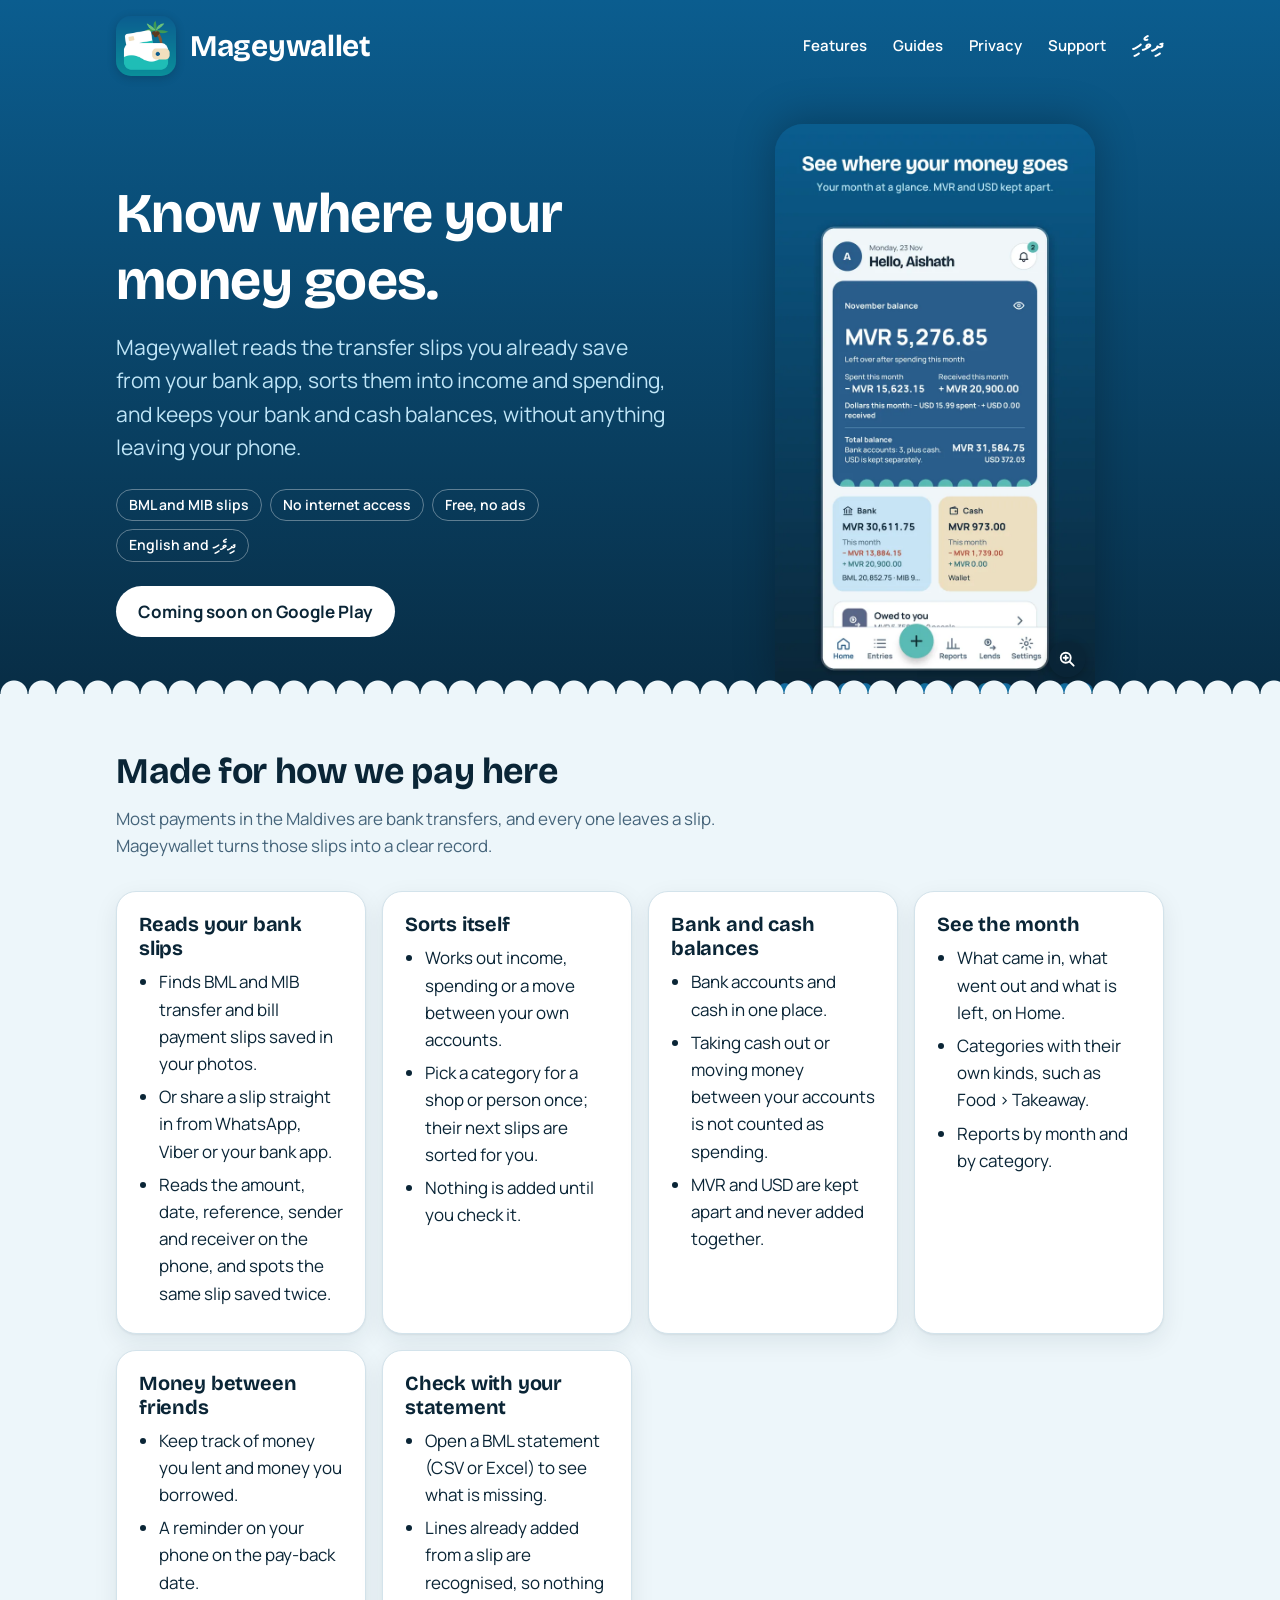
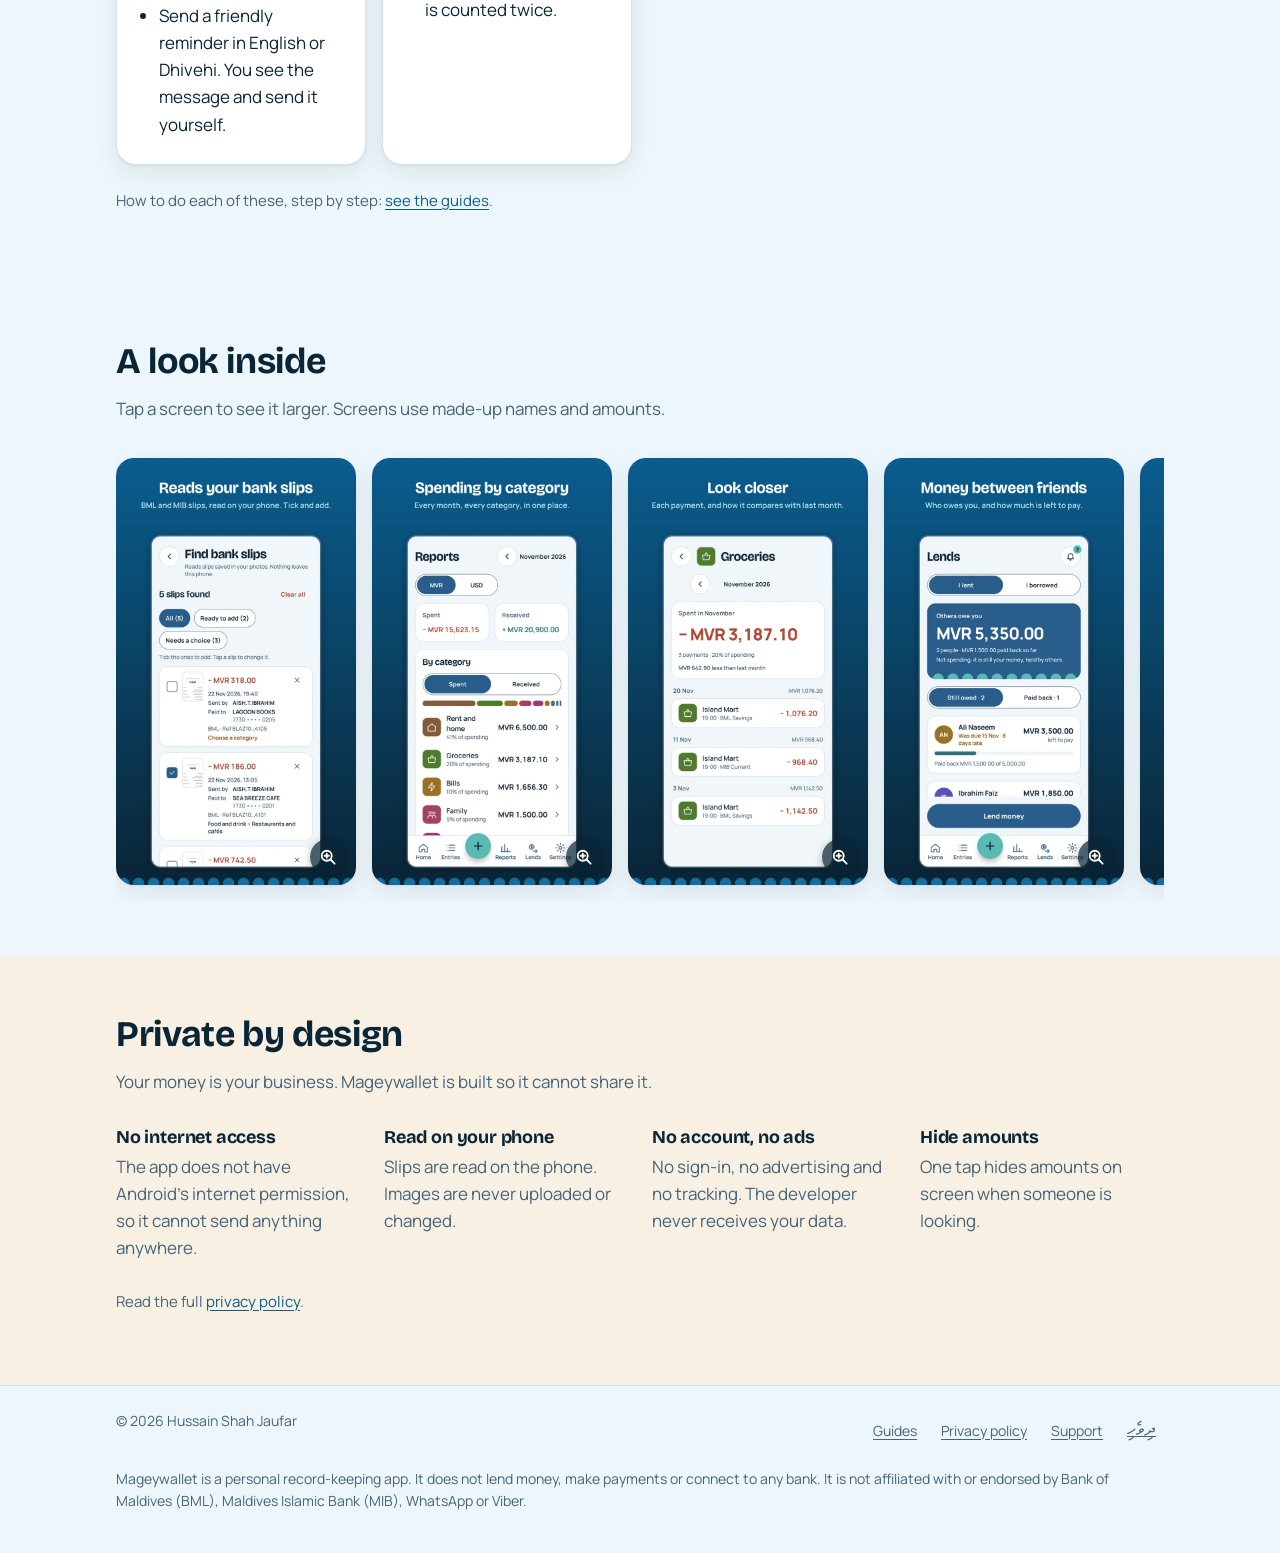
<file: index.html>
<!doctype html>
<html lang="en" dir="ltr">
<head>
<meta charset="utf-8">
<meta name="viewport" content="width=device-width, initial-scale=1">
<title>Mageywallet: spending tracker for the Maldives</title>
<meta name="description" content="Mageywallet reads your BML and MIB transfer slips, sorts income and spending, and keeps everything on your phone. No internet access, no account, no ads.">
<meta name="theme-color" content="#0b5d8f">
<link rel="canonical" href="https://dhiyaacode.github.io/mageywallet-site/">
<link rel="alternate" hreflang="en" href="https://dhiyaacode.github.io/mageywallet-site/">
<link rel="alternate" hreflang="dv" href="https://dhiyaacode.github.io/mageywallet-site/dv/">
<meta property="og:type" content="website">
<meta property="og:title" content="Mageywallet: spending tracker for the Maldives">
<meta property="og:description" content="Reads your BML and MIB slips and keeps everything on your phone.">
<meta property="og:image" content="https://dhiyaacode.github.io/mageywallet-site/assets/og-image.png">
<meta property="og:url" content="https://dhiyaacode.github.io/mageywallet-site/">
<meta name="twitter:card" content="summary_large_image">
<link rel="icon" type="image/png" sizes="32x32" href="assets/favicon-32.png">
<link rel="icon" type="image/png" sizes="192x192" href="assets/icon-192.png">
<link rel="apple-touch-icon" href="assets/apple-touch-icon.png">
<link rel="preconnect" href="https://fonts.googleapis.com">
<link rel="preconnect" href="https://fonts.gstatic.com" crossorigin>
<link rel="stylesheet" href="https://fonts.googleapis.com/css2?family=Bricolage+Grotesque:wght@700&family=Manrope:wght@400;600;700&display=swap">
<link rel="stylesheet" href="assets/style.css">
</head>
<body class="on-hero">
<a class="skip" href="#main">Skip to content</a>

<div class="hero">
  <header class="site-header">
    <div class="wrap">
      <a class="brand" href="./"><img src="assets/icon-192.png" alt="" width="60" height="60">Mageywallet</a>
      <nav class="site-nav" aria-label="Main">
        <a href="#features">Features</a>
        <a href="guides.html">Guides</a>
        <a href="privacy.html">Privacy</a>
        <a href="support.html">Support</a>
        <a class="lang" href="dv/" hreflang="dv" lang="dv">ދިވެހި</a>
      </nav>
    </div>
  </header>

  <div class="wrap hero-grid">
    <div class="hero-copy">
      <h1>Know where your money goes.</h1>
      <p class="lede">Mageywallet reads the transfer slips you already save from your bank app, sorts them into income and spending, and keeps your bank and cash balances, without anything leaving your phone.</p>
      <ul class="badges">
        <li>BML and MIB slips</li>
        <li>No internet access</li>
        <li>Free, no ads</li>
        <li>English and ދިވެހި</li>
      </ul>
      <span class="cta soon" aria-label="Coming soon on Google Play">Coming soon on Google Play</span>
    </div>
    <div class="hero-shot">
      <a class="shot" href="assets/screens/full/phone-01-home.webp"><img fetchpriority="high" src="assets/screens/phone-01-home.webp" alt="Mageywallet home screen showing the month's money in, money out and what is left" width="720" height="1280"></a>
    </div>
  </div>
  <div class="crest" aria-hidden="true"></div>
</div>

<main id="main">
  <section id="features">
    <div class="wrap">
      <h2 class="section-title">Made for how we pay here</h2>
      <p class="section-lede">Most payments in the Maldives are bank transfers, and every one leaves a slip. Mageywallet turns those slips into a clear record.</p>

      <div class="features">
        <article class="card">
          <h3>Reads your bank slips</h3>
          <ul>
            <li>Finds BML and MIB transfer and bill payment slips saved in your photos.</li>
            <li>Or share a slip straight in from WhatsApp, Viber or your bank app.</li>
            <li>Reads the amount, date, reference, sender and receiver on the phone, and spots the same slip saved twice.</li>
          </ul>
        </article>
        <article class="card">
          <h3>Sorts itself</h3>
          <ul>
            <li>Works out income, spending or a move between your own accounts.</li>
            <li>Pick a category for a shop or person once; their next slips are sorted for you.</li>
            <li>Nothing is added until you check it.</li>
          </ul>
        </article>
        <article class="card">
          <h3>Bank and cash balances</h3>
          <ul>
            <li>Bank accounts and cash in one place.</li>
            <li>Taking cash out or moving money between your accounts is not counted as spending.</li>
            <li>MVR and USD are kept apart and never added together.</li>
          </ul>
        </article>
        <article class="card">
          <h3>See the month</h3>
          <ul>
            <li>What came in, what went out and what is left, on Home.</li>
            <li>Categories with their own kinds, such as Food › Takeaway.</li>
            <li>Reports by month and by category.</li>
          </ul>
        </article>
        <article class="card">
          <h3>Money between friends</h3>
          <ul>
            <li>Keep track of money you lent and money you borrowed.</li>
            <li>A reminder on your phone on the pay-back date.</li>
            <li>Send a friendly reminder in English or Dhivehi. You see the message and send it yourself.</li>
          </ul>
        </article>
        <article class="card">
          <h3>Check with your statement</h3>
          <ul>
            <li>Open a BML statement (CSV or Excel) to see what is missing.</li>
            <li>Lines already added from a slip are recognised, so nothing is counted twice.</li>
          </ul>
        </article>
      </div>
      <p class="note" style="margin-top:24px">How to do each of these, step by step: <a href="guides.html">see the guides</a>.</p>
    </div>
  </section>

  <section aria-labelledby="screens-title">
    <div class="wrap">
      <h2 class="section-title" id="screens-title">A look inside</h2>
      <p class="section-lede">Tap a screen to see it larger. Screens use made-up names and amounts.</p>
      <div class="screens" tabindex="0" aria-label="App screenshots, scroll sideways">
        <figure><a class="shot" href="assets/screens/full/phone-02-slips.webp"><img src="assets/screens/phone-02-slips.webp" alt="Find bank slips: slips found in photos, ready to add" width="720" height="1280" loading="lazy"></a></figure>
        <figure><a class="shot" href="assets/screens/full/phone-03-reports.webp"><img src="assets/screens/phone-03-reports.webp" alt="Reports by month and category" width="720" height="1280" loading="lazy"></a></figure>
        <figure><a class="shot" href="assets/screens/full/phone-04-category.webp"><img src="assets/screens/phone-04-category.webp" alt="A category with its kinds and spending" width="720" height="1280" loading="lazy"></a></figure>
        <figure><a class="shot" href="assets/screens/full/phone-05-lends.webp"><img src="assets/screens/phone-05-lends.webp" alt="Lends: money lent and borrowed" width="720" height="1280" loading="lazy"></a></figure>
        <figure><a class="shot" href="assets/screens/full/phone-06-person.webp"><img src="assets/screens/phone-06-person.webp" alt="A person's balance with pay-back date and reminder" width="720" height="1280" loading="lazy"></a></figure>
        <figure><a class="shot" href="assets/screens/full/phone-07-entries.webp"><img src="assets/screens/phone-07-entries.webp" alt="Entries list with search and filters" width="720" height="1280" loading="lazy"></a></figure>
        <figure><a class="shot" href="assets/screens/full/phone-08-home-night.webp"><img src="assets/screens/phone-08-home-night.webp" alt="Home screen in the night theme" width="720" height="1280" loading="lazy"></a></figure>
      </div>
    </div>
  </section>

  <section class="private" aria-labelledby="private-title">
    <div class="wrap">
      <h2 class="section-title" id="private-title">Private by design</h2>
      <p class="section-lede">Your money is your business. Mageywallet is built so it cannot share it.</p>
      <div class="private-grid">
        <div>
          <h3>No internet access</h3>
          <p>The app does not have Android's internet permission, so it cannot send anything anywhere.</p>
        </div>
        <div>
          <h3>Read on your phone</h3>
          <p>Slips are read on the phone. Images are never uploaded or changed.</p>
        </div>
        <div>
          <h3>No account, no ads</h3>
          <p>No sign-in, no advertising and no tracking. The developer never receives your data.</p>
        </div>
        <div>
          <h3>Hide amounts</h3>
          <p>One tap hides amounts on screen when someone is looking.</p>
        </div>
      </div>
      <p class="note" style="margin-top:28px">Read the full <a href="privacy.html">privacy policy</a>.</p>
    </div>
  </section>
</main>

<footer class="site-footer">
  <div class="wrap">
    <span>© 2026 Hussain Shah Jaufar</span>
    <nav aria-label="Footer">
      <a href="guides.html">Guides</a>
      <a href="privacy.html">Privacy policy</a>
      <a href="support.html">Support</a>
      <a class="lang" href="dv/" hreflang="dv" lang="dv">ދިވެހި</a>
    </nav>
    <p style="flex-basis:100%;margin:8px 0 0">Mageywallet is a personal record-keeping app. It does not lend money, make payments or connect to any bank. It is not affiliated with or endorsed by Bank of Maldives (BML), Maldives Islamic Bank (MIB), WhatsApp or Viber.</p>
  </div>
</footer>
<script src="assets/lightbox.js" defer></script>
</body>
</html>
</file>
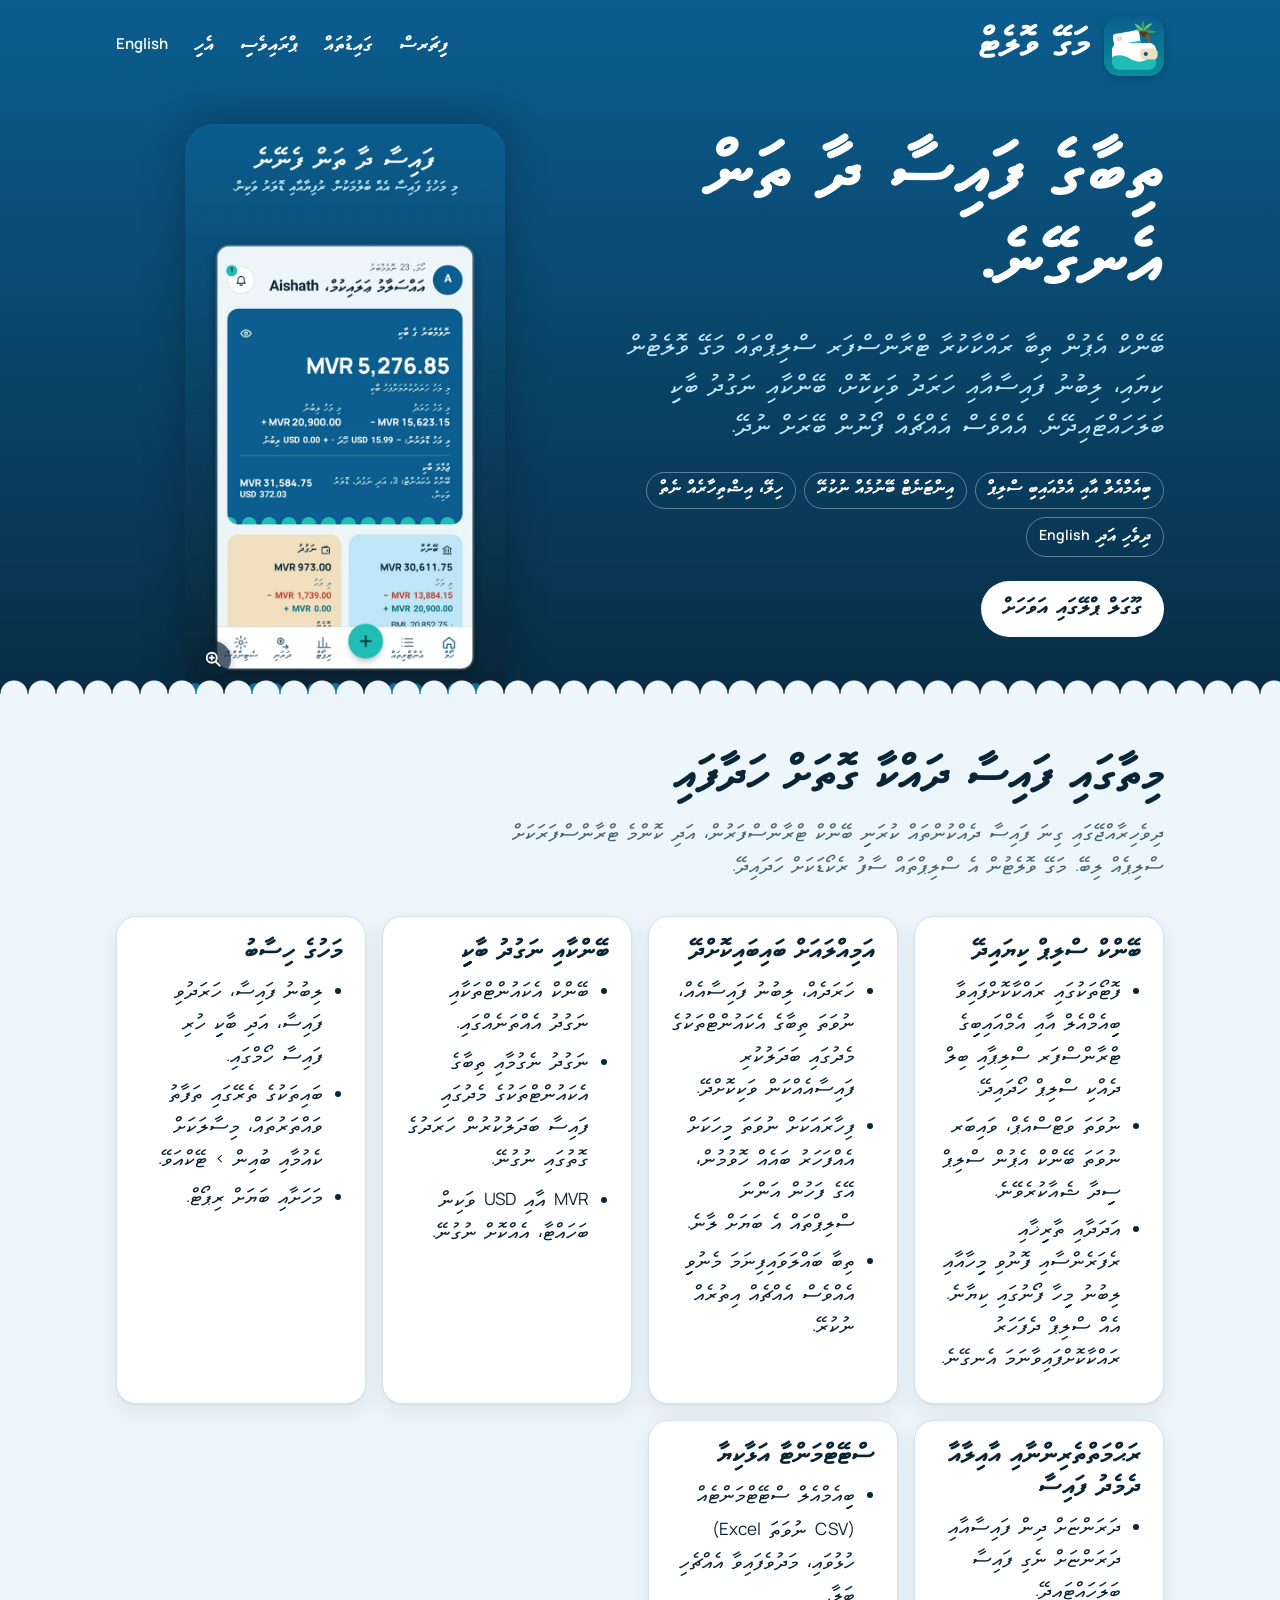
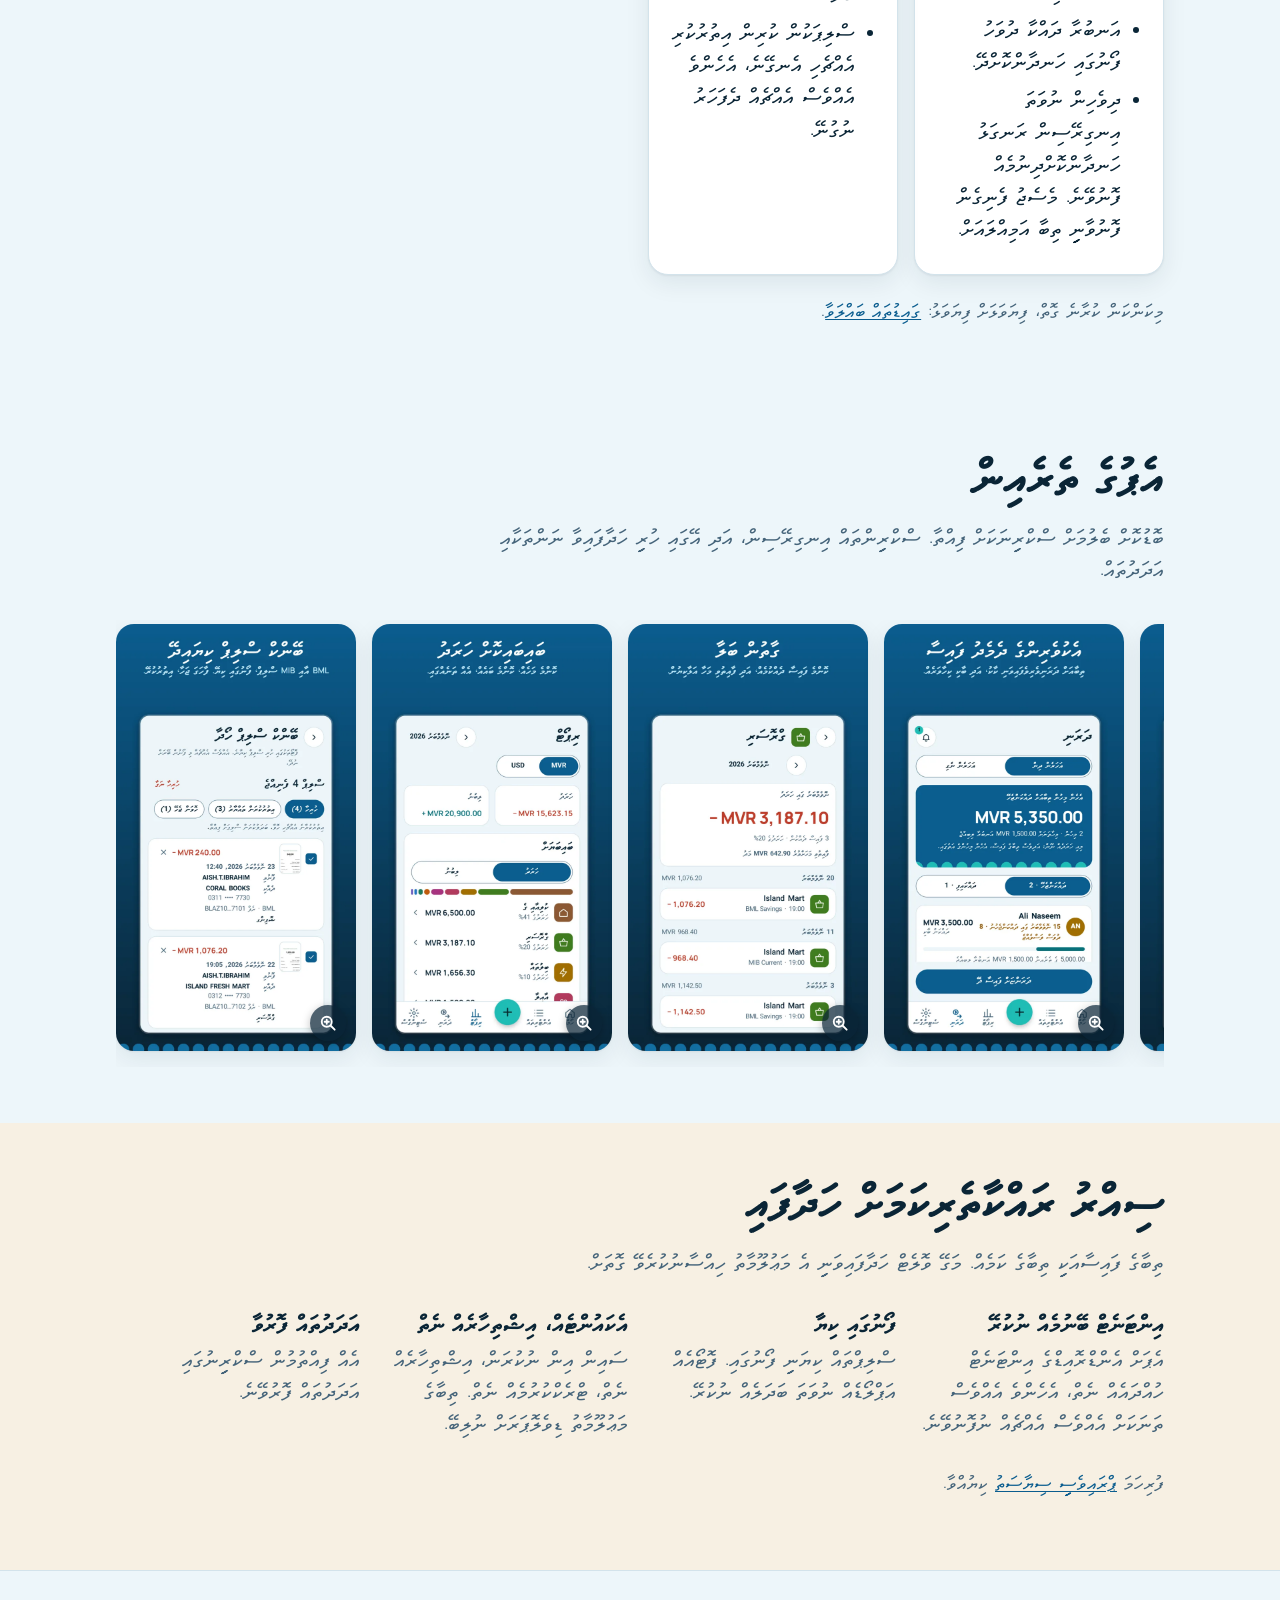
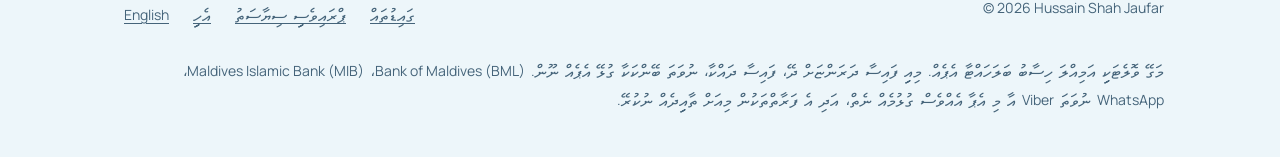
<file: dv/index.html>
<!doctype html>
<html lang="dv" dir="rtl">
<head>
<meta charset="utf-8">
<meta name="viewport" content="width=device-width, initial-scale=1">
<title>މަގޭ ވޮލެޓް: ދިވެހިރާއްޖެއަށް ހަދާފައިވާ ހަރަދު ބަލަހައްޓާ އެޕް</title>
<meta name="description" content="މަގޭ ވޮލެޓުން ބީއެމްއެލް އާއި އެމްއައިބީ ސްލިޕްތައް ކިޔައި، ލިބުނު ފައިސާއާއި ހަރަދު ވަކިކޮށް، ހުރިހާ އެއްޗެއް ފޯނުގައި ބަހައްޓައިދޭ. އިންޓަނެޓެއް، އެކައުންޓެއް، އިޝްތިހާރެއް ނެތް.">
<meta name="theme-color" content="#0b5d8f">
<link rel="canonical" href="https://dhiyaacode.github.io/mageywallet-site/dv/">
<link rel="alternate" hreflang="en" href="https://dhiyaacode.github.io/mageywallet-site/">
<link rel="alternate" hreflang="dv" href="https://dhiyaacode.github.io/mageywallet-site/dv/">
<meta property="og:type" content="website">
<meta property="og:title" content="މަގޭ ވޮލެޓް">
<meta property="og:description" content="ބީއެމްއެލް އާއި އެމްއައިބީ ސްލިޕް ކިޔައި، ހުރިހާ އެއްޗެއް ފޯނުގައި ބަހައްޓައިދޭ.">
<meta property="og:image" content="https://dhiyaacode.github.io/mageywallet-site/assets/og-image.png">
<meta property="og:url" content="https://dhiyaacode.github.io/mageywallet-site/dv/">
<meta name="twitter:card" content="summary_large_image">
<link rel="icon" type="image/png" sizes="32x32" href="../assets/favicon-32.png">
<link rel="icon" type="image/png" sizes="192x192" href="../assets/icon-192.png">
<link rel="apple-touch-icon" href="../assets/apple-touch-icon.png">
<link rel="preconnect" href="https://fonts.googleapis.com">
<link rel="preconnect" href="https://fonts.gstatic.com" crossorigin>
<link rel="stylesheet" href="https://fonts.googleapis.com/css2?family=Bricolage+Grotesque:wght@700&family=Manrope:wght@400;600;700&display=swap">
<link rel="preload" href="../assets/fonts/OpenThaana-Regular.woff2" as="font" type="font/woff2" crossorigin>
<link rel="stylesheet" href="../assets/style.css">
</head>
<body class="on-hero">
<a class="skip" href="#main">ސީދާ ތެރެއަށް</a>

<div class="hero">
  <header class="site-header">
    <div class="wrap">
      <a class="brand" href="./"><img src="../assets/icon-192.png" alt="" width="60" height="60">މަގޭ ވޮލެޓް</a>
      <nav class="site-nav" aria-label="މައި">
        <a href="#features">ފީޗަރސް</a>
        <a href="guides.html">ގައިޑުތައް</a>
        <a href="privacy.html">ޕްރައިވެސީ</a>
        <a href="support.html">އެހީ</a>
        <a href="../" hreflang="en" lang="en" dir="ltr">English</a>
      </nav>
    </div>
  </header>

  <div class="wrap hero-grid">
    <div class="hero-copy">
      <h1>ތިބާގެ ފައިސާ ދާ ތަން އެނގޭނެ.</h1>
      <p class="lede">ބޭންކް އެޕުން ތިބާ ރައްކާކުރާ ޓްރާންސްފަރ ސްލިޕްތައް މަގޭ ވޮލެޓުން ކިޔައި، ލިބުނު ފައިސާއާއި ހަރަދު ވަކިކޮށް، ބޭންކާއި ނަގުދު ބާކީ ބަލަހައްޓައިދޭނެ. އެއްވެސް އެއްޗެއް ފޯނުން ބޭރަށް ނުދޭ.</p>
      <ul class="badges">
        <li>ބީއެމްއެލް އާއި އެމްއައިބީ ސްލިޕް</li>
        <li>އިންޓަނެޓް ބޭނުމެއް ނުކުރޭ</li>
        <li>ހިލޭ، އިޝްތިހާރެއް ނެތް</li>
        <li>ދިވެހި އަދި <span lang="en" class="ltr">English</span></li>
      </ul>
      <span class="cta soon">ގޫގަލް ޕްލޭގައި އަވަހަށް</span>
    </div>
    <div class="hero-shot">
      <a class="shot" href="../assets/screens/dv/full/phone-01-home.webp"><img fetchpriority="high" src="../assets/screens/dv/phone-01-home.webp" alt="މަގޭ ވޮލެޓުގެ ހޯމް ސްކްރީން: މި މަހު ލިބުނު ފައިސާ، ހަރަދު އަދި ބާކީ" width="720" height="1280"></a>
    </div>
  </div>
  <div class="crest" aria-hidden="true"></div>
</div>

<main id="main">
  <section id="features">
    <div class="wrap">
      <h2 class="section-title">މިތާގައި ފައިސާ ދައްކާ ގޮތަށް ހަދާފައި</h2>
      <p class="section-lede">ދިވެހިރާއްޖޭގައި ގިނަ ފައިސާ ދެއްކުންތައް ކުރަނީ ބޭންކް ޓްރާންސްފަރުން، އަދި ކޮންމެ ޓްރާންސްފަރަކަށް ސްލިޕެއް ލިބޭ. މަގޭ ވޮލެޓުން އެ ސްލިޕްތައް ސާފު ރެކޯޑަކަށް ހަދައިދޭ.</p>

      <div class="features">
        <article class="card">
          <h3>ބޭންކް ސްލިޕް ކިޔައިދޭ</h3>
          <ul>
            <li>ފޮޓޯތަކުގައި ރައްކާކޮށްފައިވާ ބީއެމްއެލް އާއި އެމްއައިބީގެ ޓްރާންސްފަރ ސްލިޕާއި ބިލް ދެއްކި ސްލިޕް ހޯދައިދޭ.</li>
            <li>ނުވަތަ ވަޓްސްއެޕް، ވައިބަރ ނުވަތަ ބޭންކް އެޕުން ސްލިޕް ސީދާ ޝެއާކުރެވޭނެ.</li>
            <li>އަދަދާއި ތާރީޚާއި ރެފަރެންސާއި ފޮނުވި މީހާއާއި ލިބުނު މީހާ ފޯނުގައި ކިޔާނެ. އެއް ސްލިޕް ދެފަހަރު ރައްކާކޮށްފައިވާނަމަ އެނގޭނެ.</li>
          </ul>
        </article>
        <article class="card">
          <h3>އަމިއްލައަށް ބައިބައިކޮށްދޭ</h3>
          <ul>
            <li>ހަރަދެއް، ލިބުނު ފައިސާއެއް، ނުވަތަ ތިބާގެ އެކައުންޓްތަކުގެ މެދުގައި ބަދަލުކުރި ފައިސާއެއްކަން ވަކިކޮށްދޭ.</li>
            <li>ފިހާރައަކަށް ނުވަތަ މީހަކަށް އެއްފަހަރު ބައެއް ހޮވުމުން، އޭގެ ފަހުން އަންނަ ސްލިޕްތައް އެ ބަޔަށް ލާނެ.</li>
            <li>ތިބާ ބައްލަވައިފިނަމަ މެނުވީ އެއްވެސް އެއްޗެއް އިތުރެއް ނުކުރޭ.</li>
          </ul>
        </article>
        <article class="card">
          <h3>ބޭންކާއި ނަގުދު ބާކީ</h3>
          <ul>
            <li>ބޭންކް އެކައުންޓްތަކާއި ނަގުދު އެއްތަނެއްގައި.</li>
            <li>ނަގުދު ނެގުމާއި ތިބާގެ އެކައުންޓްތަކުގެ މެދުގައި ފައިސާ ބަދަލުކުރުން ހަރަދުގެ ގޮތުގައި ނުގުނޭ.</li>
            <li><span class="ltr">MVR</span> އާއި <span class="ltr">USD</span> ވަކިން ބަހައްޓާ، އެއްކޮށް ނުގުނޭ.</li>
          </ul>
        </article>
        <article class="card">
          <h3>މަހުގެ ހިސާބު</h3>
          <ul>
            <li>ލިބުނު ފައިސާ، ހަރަދުވި ފައިސާ، އަދި ބާކީ ހުރި ފައިސާ ހޯމްގައި.</li>
            <li>ބައިތަކުގެ ތެރޭގައި ތަފާތު ވައްތަރުތައް، މިސާލަކަށް ކެއުމާއި ބުއިން › ޓޭކްއަވޭ.</li>
            <li>މަހަށާއި ބަޔަށް ރިޕޯޓް.</li>
          </ul>
        </article>
        <article class="card">
          <h3>ރަޙްމަތްތެރިންނާއި އާއިލާއާ ދެމެދު ފައިސާ</h3>
          <ul>
            <li>ދަރަންޏަށް ދިން ފައިސާއާއި ދަރަންޏަށް ނެގި ފައިސާ ބަލަހައްޓައިދޭ.</li>
            <li>އަނބުރާ ދައްކާ ދުވަހު ފޯނުގައި ހަނދާންކޮށްދޭ.</li>
            <li>ދިވެހިން ނުވަތަ އިނގިރޭސިން ރަނގަޅު ހަނދާންކޮށްދިނުމެއް ފޮނުވޭނެ. މެސެޖު ފެނިގެން ފޮނުވާނީ ތިބާ އަމިއްލައަށް.</li>
          </ul>
        </article>
        <article class="card">
          <h3>ސްޓޭޓްމަންޓާ އަޅާކިޔާ</h3>
          <ul>
            <li>ބީއެމްއެލް ސްޓޭޓްމަންޓެއް (<span class="ltr">CSV</span> ނުވަތަ <span class="ltr">Excel</span>) ހުޅުވައި، މަދުވެފައިވާ އެއްޗެހި ބަލާ.</li>
            <li>ސްލިޕަކުން ކުރިން އިތުރުކުރި އެއްޗެހި އެނގޭނެ، އެހެންވެ އެއްވެސް އެއްޗެއް ދެފަހަރު ނުގުނޭ.</li>
          </ul>
        </article>
      </div>
      <p class="note" style="margin-top:24px">މިކަންކަން ކުރާނެ ގޮތް، ފިޔަވަޅަށް ފިޔަވަޅު: <a href="guides.html">ގައިޑުތައް ބައްލަވާ</a>.</p>
    </div>
  </section>

  <section aria-labelledby="screens-title">
    <div class="wrap">
      <h2 class="section-title" id="screens-title">އެޕުގެ ތެރެއިން</h2>
      <p class="section-lede">ބޮޑުކޮށް ބެލުމަށް ސްކްރީނަކަށް ފިއްތާ. ސްކްރީންތައް އިނގިރޭސިން، އަދި އޭގައި ހުރީ ހަދާފައިވާ ނަންތަކާއި އަދަދުތައް.</p>
      <div class="screens" tabindex="0" aria-label="އެޕުގެ ސްކްރީންތައް، ކައިރިއަށް ސްކްރޯލްކުރޭ" dir="ltr">
        <figure><a class="shot" href="../assets/screens/dv/full/phone-02-slips.webp"><img src="../assets/screens/dv/phone-02-slips.webp" alt="ބޭންކް ސްލިޕް ހޯދާ: ފޮޓޯތަކުން ފެނުނު ސްލިޕް" width="720" height="1280" loading="lazy"></a></figure>
        <figure><a class="shot" href="../assets/screens/dv/full/phone-03-reports.webp"><img src="../assets/screens/dv/phone-03-reports.webp" alt="މަހަށާއި ބަޔަށް ރިޕޯޓް" width="720" height="1280" loading="lazy"></a></figure>
        <figure><a class="shot" href="../assets/screens/dv/full/phone-04-category.webp"><img src="../assets/screens/dv/phone-04-category.webp" alt="ބައެއް އަދި އޭގެ ވައްތަރުތައް" width="720" height="1280" loading="lazy"></a></figure>
        <figure><a class="shot" href="../assets/screens/dv/full/phone-05-lends.webp"><img src="../assets/screens/dv/phone-05-lends.webp" alt="ދަރަންޏަށް ދިން އަދި ނެގި ފައިސާ" width="720" height="1280" loading="lazy"></a></figure>
        <figure><a class="shot" href="../assets/screens/dv/full/phone-06-person.webp"><img src="../assets/screens/dv/phone-06-person.webp" alt="މީހެއްގެ ބާކީ، އަނބުރާ ދައްކާ ތާރީޚާއި ހަނދާންކޮށްދިނުން" width="720" height="1280" loading="lazy"></a></figure>
        <figure><a class="shot" href="../assets/screens/dv/full/phone-07-entries.webp"><img src="../assets/screens/dv/phone-07-entries.webp" alt="އެންޓްރީތައް، ހޯދުމާއި ފިލްޓަރ" width="720" height="1280" loading="lazy"></a></figure>
        <figure><a class="shot" href="../assets/screens/dv/full/phone-08-home-night.webp"><img src="../assets/screens/dv/phone-08-home-night.webp" alt="ރޭގަނޑު ތީމްގައި ހޯމް ސްކްރީން" width="720" height="1280" loading="lazy"></a></figure>
      </div>
    </div>
  </section>

  <section class="private" aria-labelledby="private-title">
    <div class="wrap">
      <h2 class="section-title" id="private-title">ސިއްރު ރައްކާތެރިކަމަށް ހަދާފައި</h2>
      <p class="section-lede">ތިބާގެ ފައިސާއަކީ ތިބާގެ ކަމެއް. މަގޭ ވޮލެޓް ހަދާފައިވަނީ އެ މަޢުލޫމާތު ހިއްސާނުކުރެވޭ ގޮތަށް.</p>
      <div class="private-grid">
        <div>
          <h3>އިންޓަނެޓް ބޭނުމެއް ނުކުރޭ</h3>
          <p>އެޕަށް އެންޑްރޮއިޑްގެ އިންޓަނެޓް ހުއްދައެއް ނެތް، އެހެންވެ އެއްވެސް ތަނަކަށް އެއްވެސް އެއްޗެއް ނުފޮނުވޭނެ.</p>
        </div>
        <div>
          <h3>ފޯނުގައި ކިޔާ</h3>
          <p>ސްލިޕްތައް ކިޔަނީ ފޯނުގައި. ފޮޓޯއެއް އަޕްލޯޑެއް ނުވަތަ ބަދަލެއް ނުކުރޭ.</p>
        </div>
        <div>
          <h3>އެކައުންޓެއް، އިޝްތިހާރެއް ނެތް</h3>
          <p>ސައިން އިން ނުކުރަން، އިޝްތިހާރެއް ނެތް، ޓްރެކްކުރުމެއް ނެތް. ތިބާގެ މަޢުލޫމާތު ޑިވެލޮޕަރަށް ނުލިބޭ.</p>
        </div>
        <div>
          <h3>އަދަދުތައް ފޮރުވާ</h3>
          <p>އެއް ފިއްތުމުން ސްކްރީނުގައި އަދަދުތައް ފޮރުވޭނެ.</p>
        </div>
      </div>
      <p class="note" style="margin-top:28px">ފުރިހަމަ <a href="privacy.html">ޕްރައިވެސީ ސިޔާސަތު</a> ކިޔުއްވާ.</p>
    </div>
  </section>
</main>

<footer class="site-footer">
  <div class="wrap">
    <span class="ltr">© 2026 Hussain Shah Jaufar</span>
    <nav aria-label="ފޫޓަރ">
      <a href="guides.html">ގައިޑުތައް</a>
      <a href="privacy.html">ޕްރައިވެސީ ސިޔާސަތު</a>
      <a href="support.html">އެހީ</a>
      <a href="../" hreflang="en" lang="en" dir="ltr">English</a>
    </nav>
    <p style="flex-basis:100%;margin:8px 0 0">މަގޭ ވޮލެޓަކީ އަމިއްލަ ހިސާބު ބަލަހައްޓާ އެޕެއް. މިއީ ފައިސާ ދަރަންޏަށް ދޭ، ފައިސާ ދައްކާ، ނުވަތަ ބޭންކަކާ ގުޅޭ އެޕެއް ނޫން. <span class="ltr">Bank of Maldives (BML)</span>، <span class="ltr">Maldives Islamic Bank (MIB)</span>، <span class="ltr">WhatsApp</span> ނުވަތަ <span class="ltr">Viber</span> އާ މި އެޕާ އެއްވެސް ގުޅުމެއް ނެތް، އަދި އެ ފަރާތްތަކުން މިއަށް ތާއީދެއް ނުކުރޭ.</p>
  </div>
</footer>
<script src="../assets/lightbox.js" defer></script>
</body>
</html>
</file>
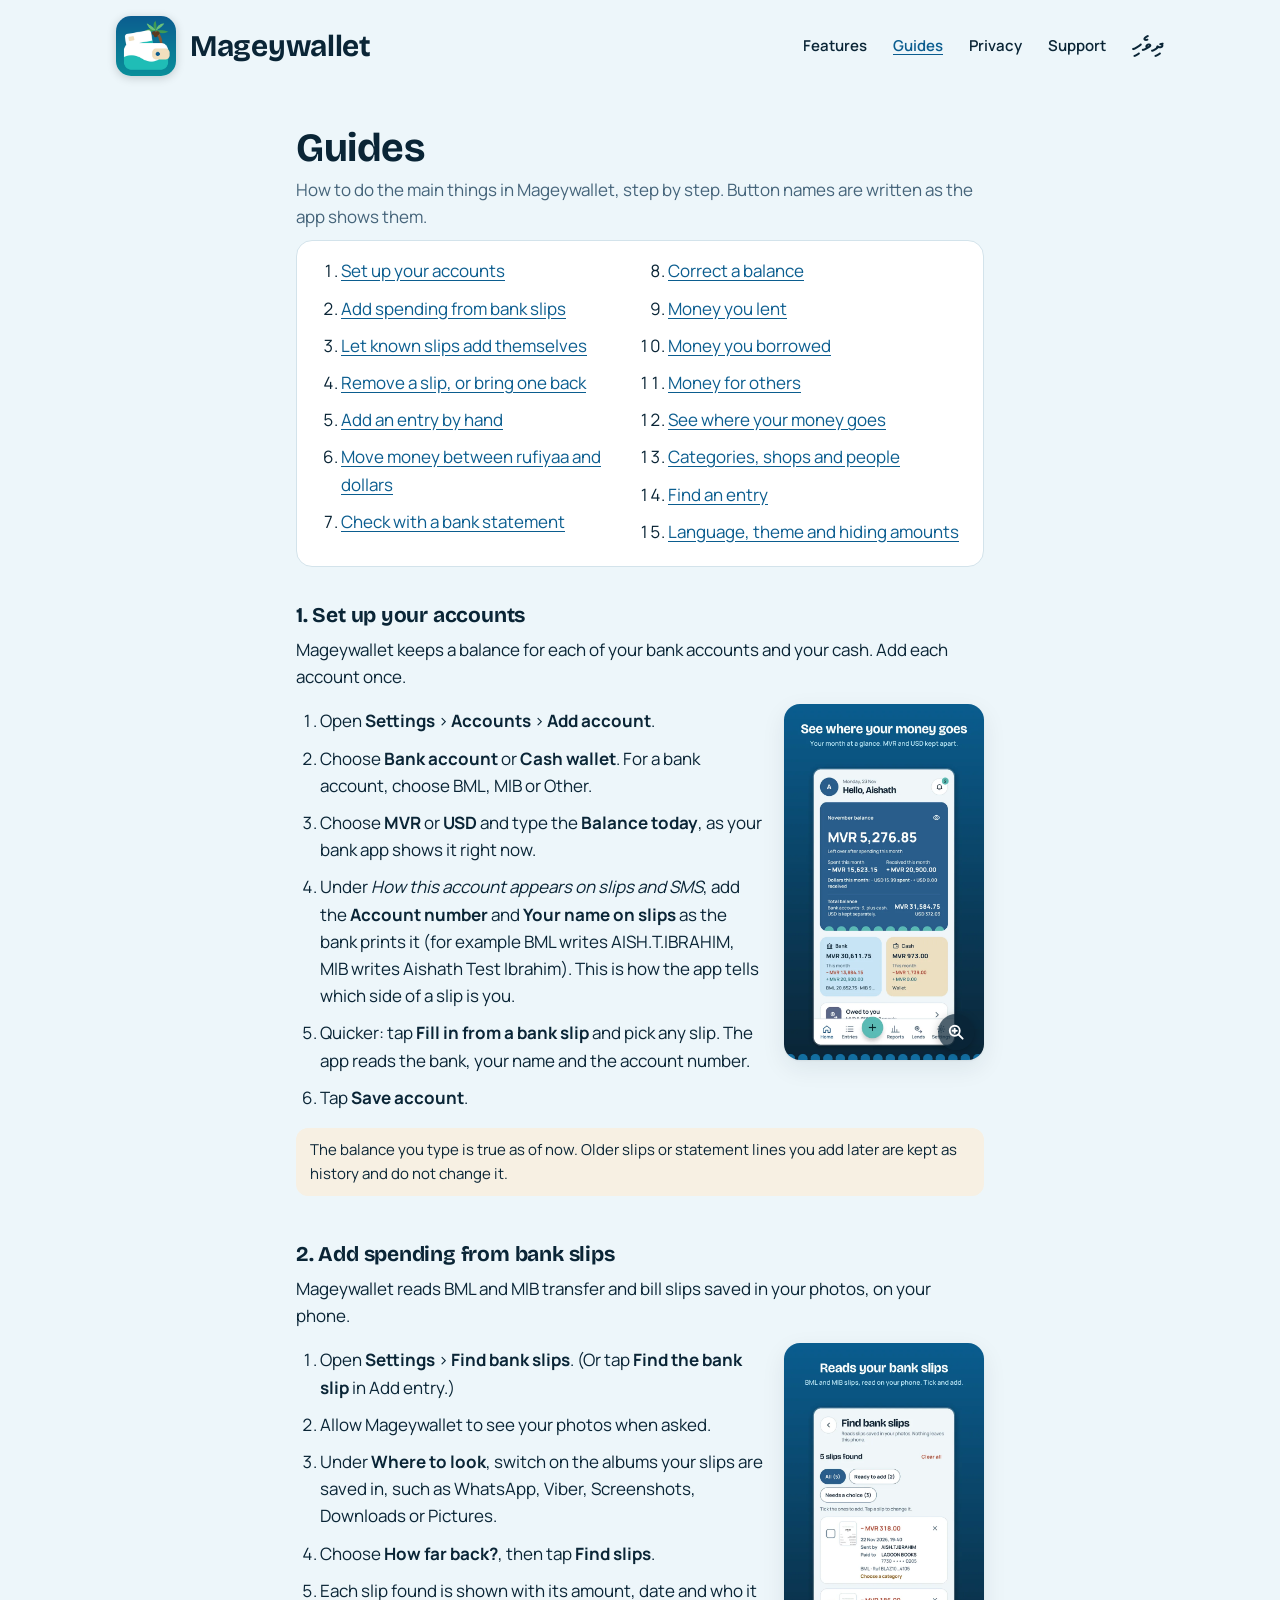
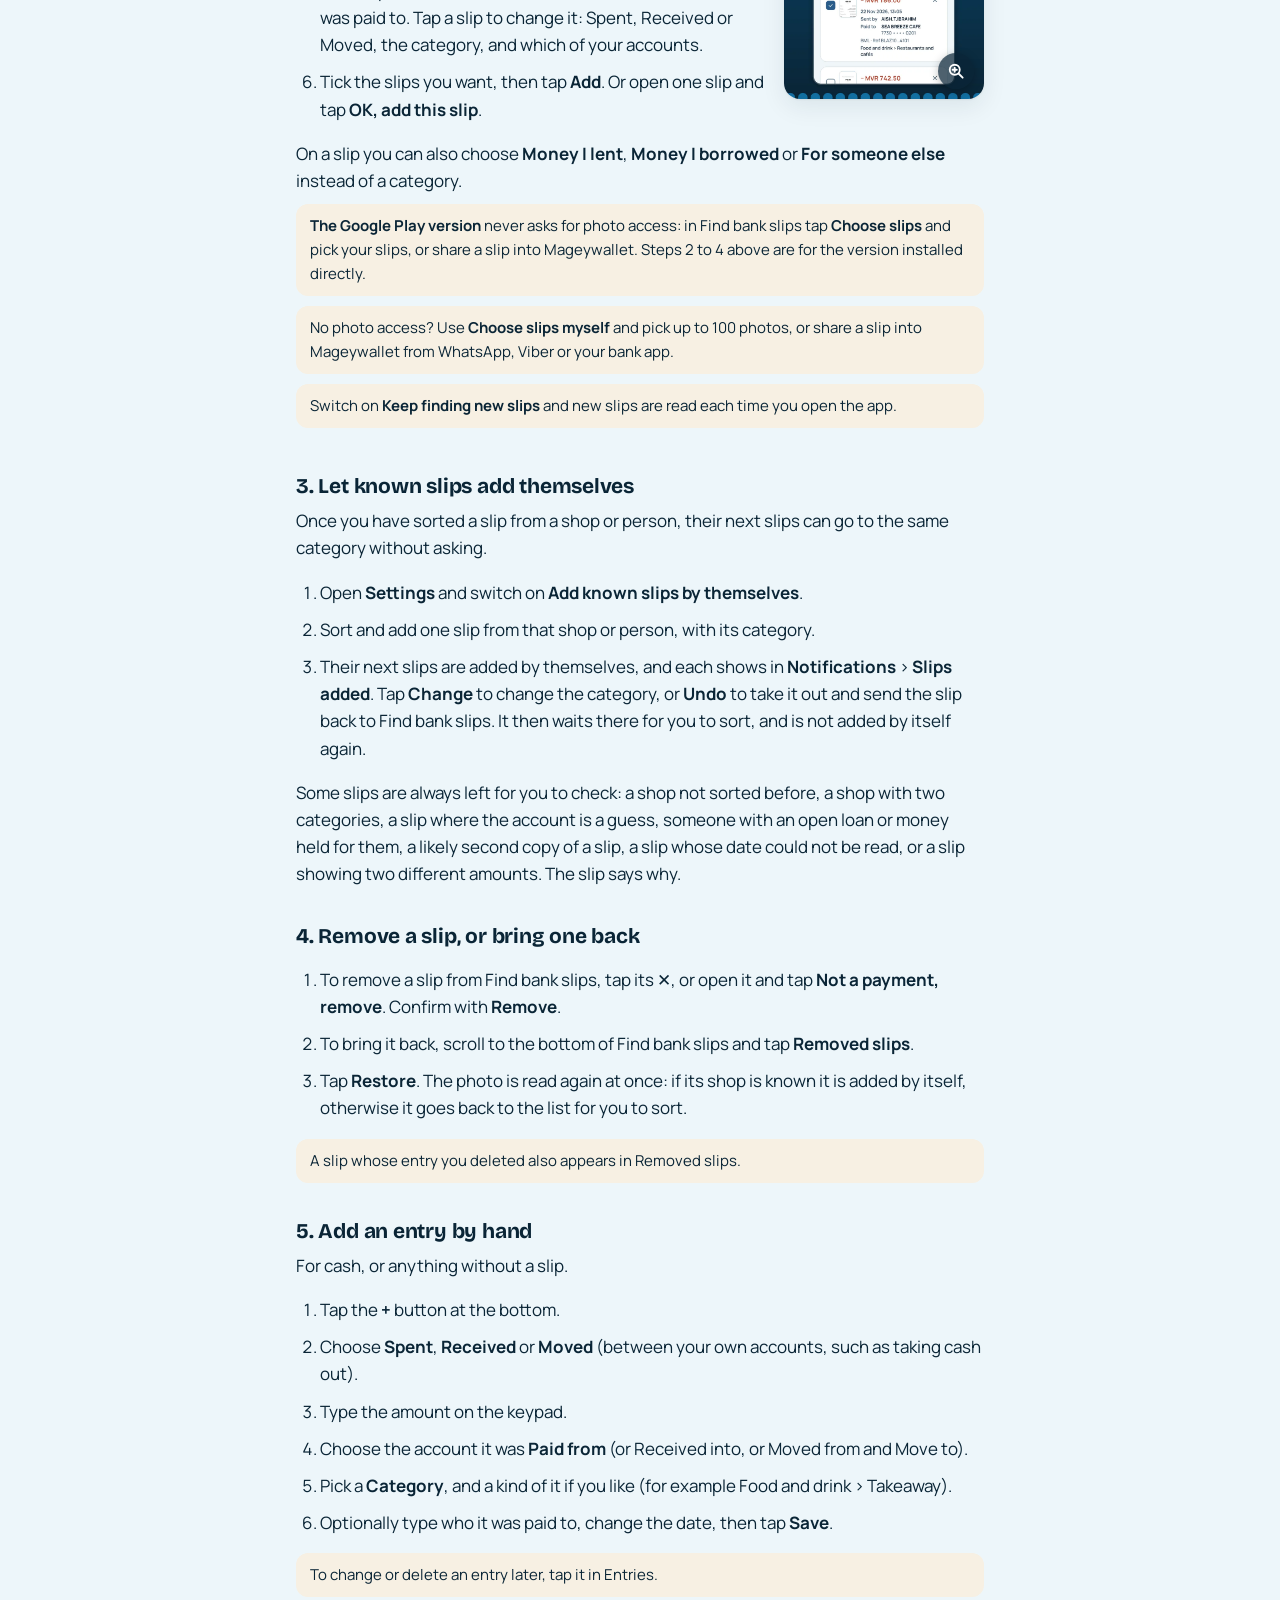
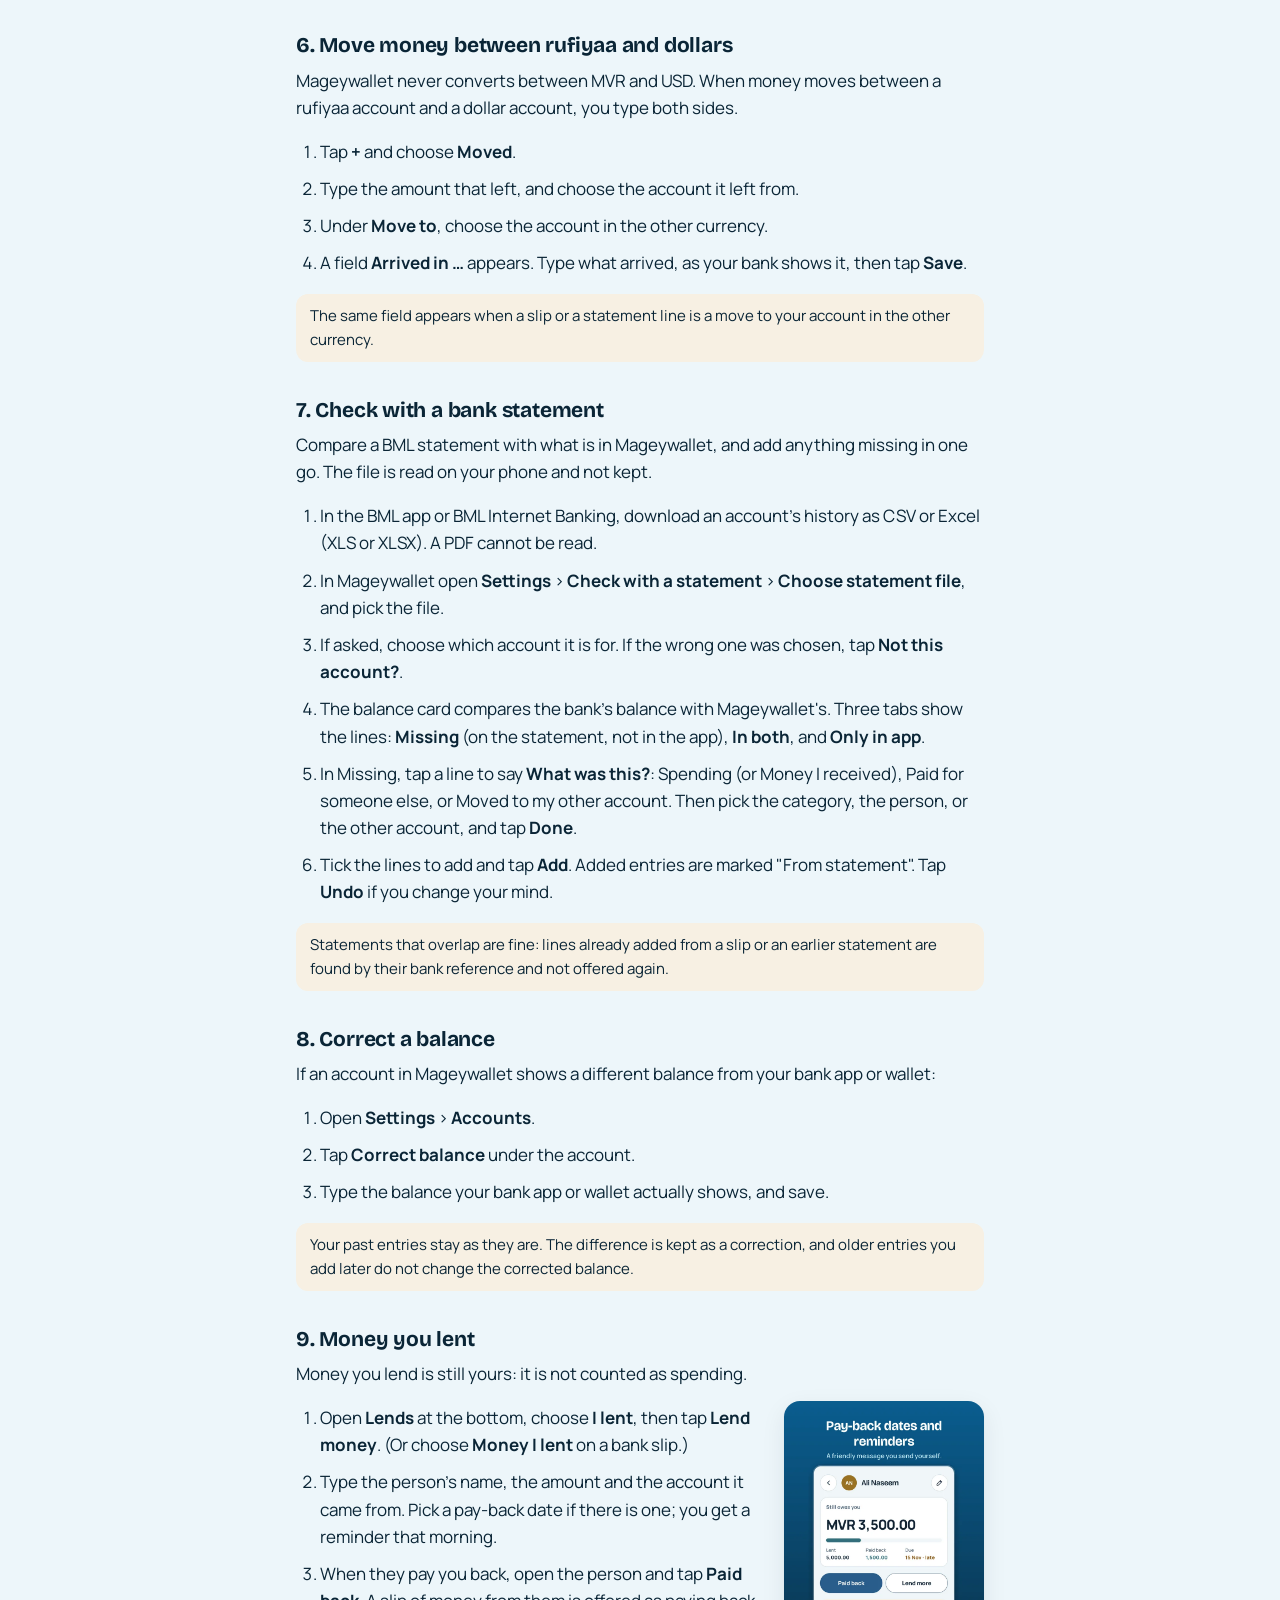
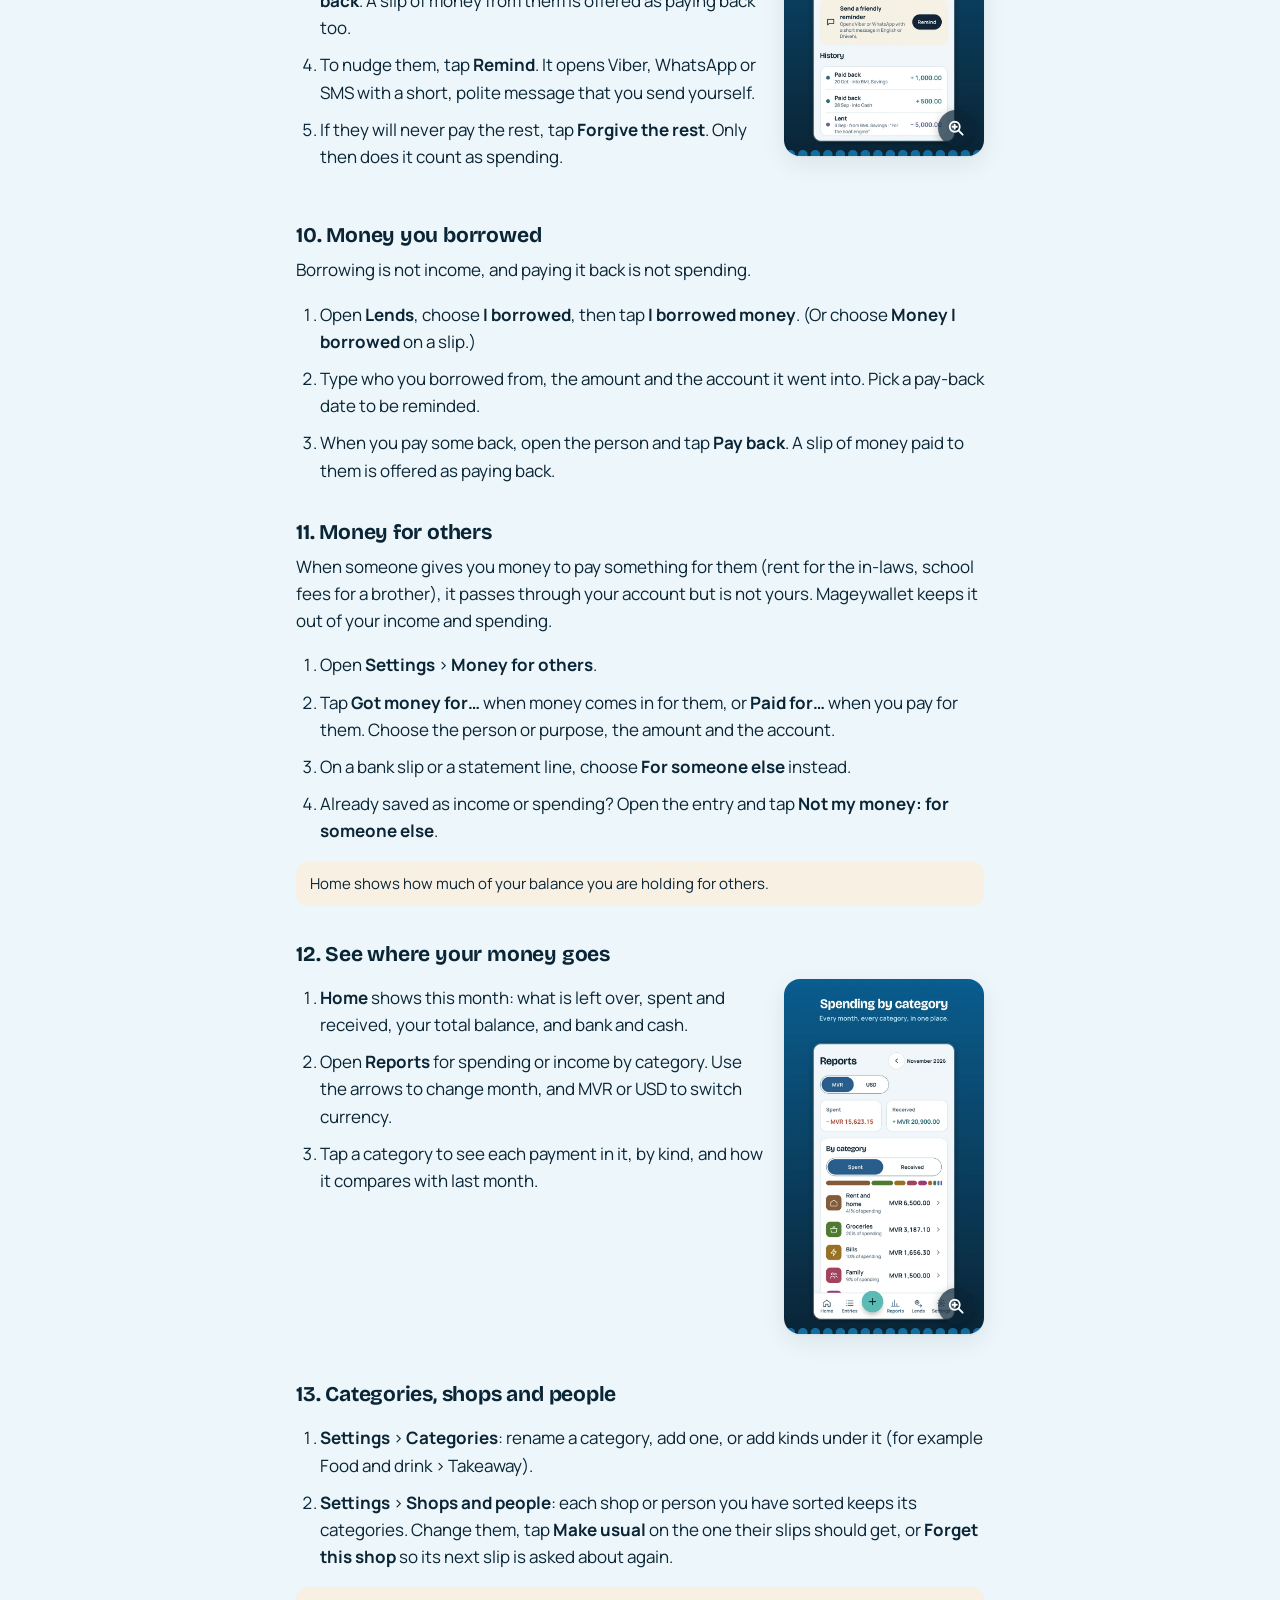
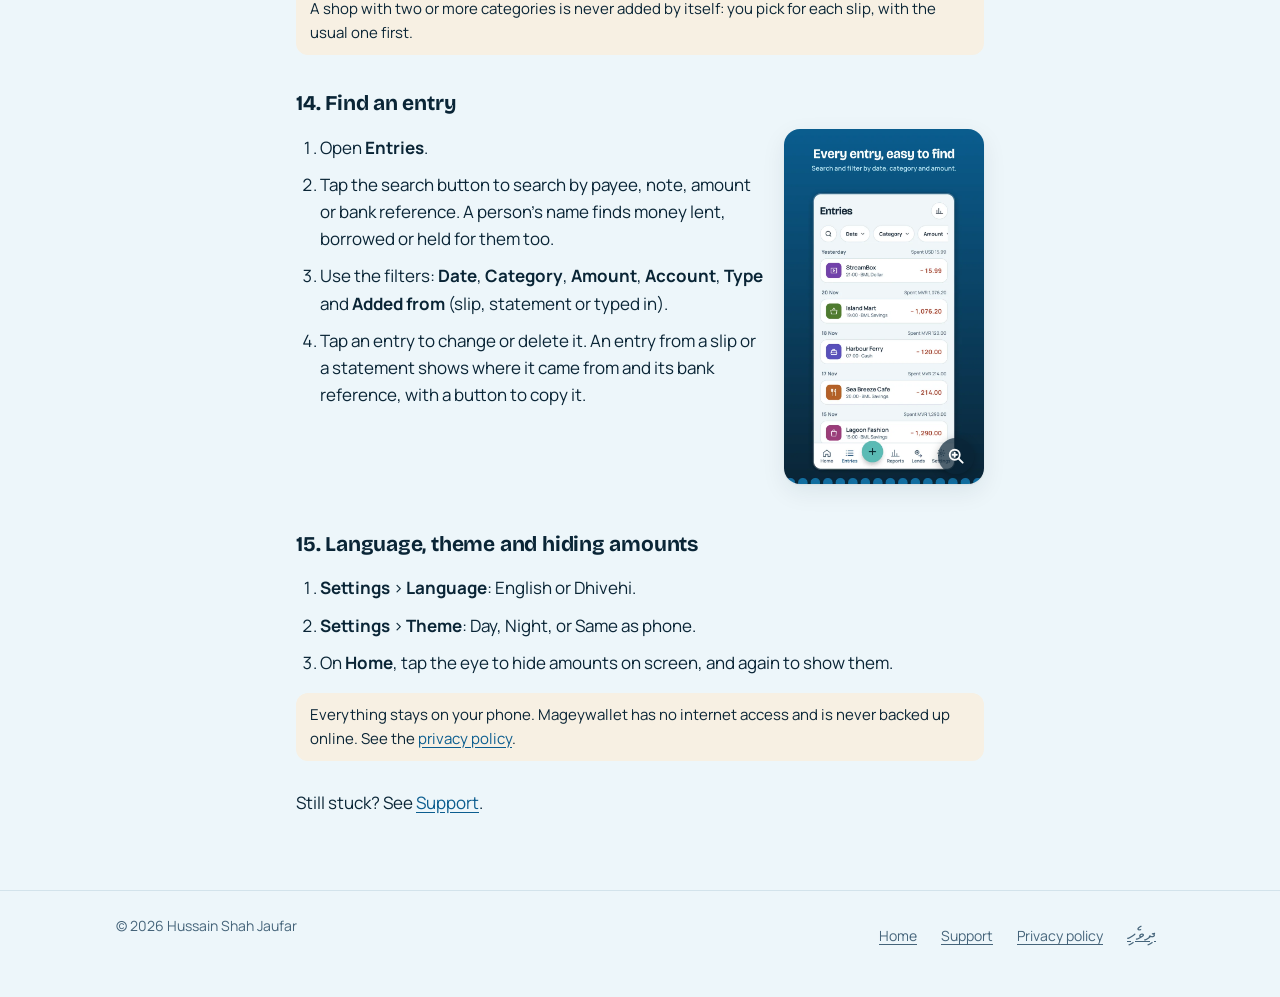
<file: guides.html>
<!doctype html>
<html lang="en" dir="ltr">
<head>
<meta charset="utf-8">
<meta name="viewport" content="width=device-width, initial-scale=1">
<title>Mageywallet guides</title>
<meta name="description" content="Step-by-step guides to Mageywallet: setting up accounts, adding bank slips, checking a bank statement, lends, money for others, reports and settings.">
<meta name="theme-color" content="#0b5d8f">
<link rel="canonical" href="https://dhiyaacode.github.io/mageywallet-site/guides.html">
<link rel="alternate" hreflang="en" href="https://dhiyaacode.github.io/mageywallet-site/guides.html">
<link rel="alternate" hreflang="dv" href="https://dhiyaacode.github.io/mageywallet-site/dv/guides.html">
<link rel="icon" type="image/png" sizes="32x32" href="assets/favicon-32.png">
<link rel="apple-touch-icon" href="assets/apple-touch-icon.png">
<link rel="preconnect" href="https://fonts.googleapis.com">
<link rel="preconnect" href="https://fonts.gstatic.com" crossorigin>
<link rel="stylesheet" href="https://fonts.googleapis.com/css2?family=Bricolage+Grotesque:wght@700&family=Manrope:wght@400;600;700&display=swap">
<link rel="stylesheet" href="assets/style.css">
</head>
<body>
<a class="skip" href="#main">Skip to content</a>
<header class="site-header">
  <div class="wrap">
    <a class="brand" href="./"><img src="assets/icon-192.png" alt="" width="60" height="60">Mageywallet</a>
    <nav class="site-nav" aria-label="Main">
      <a href="./#features">Features</a>
      <a href="guides.html" aria-current="page">Guides</a>
      <a href="privacy.html">Privacy</a>
      <a href="support.html">Support</a>
      <a class="lang" href="dv/guides.html" hreflang="dv" lang="dv">ދިވެހި</a>
    </nav>
  </div>
</header>

<main id="main" class="page">
<div class="wrap narrow">
<h1>Guides</h1>
<p class="meta">How to do the main things in Mageywallet, step by step. Button names are written as the app shows them.</p>

<nav class="summary toc" aria-label="Guides on this page">
  <ol>
    <li><a href="#accounts">Set up your accounts</a></li>
    <li><a href="#slips">Add spending from bank slips</a></li>
    <li><a href="#auto">Let known slips add themselves</a></li>
    <li><a href="#removed">Remove a slip, or bring one back</a></li>
    <li><a href="#add">Add an entry by hand</a></li>
    <li><a href="#currencies">Move money between rufiyaa and dollars</a></li>
    <li><a href="#statement">Check with a bank statement</a></li>
    <li><a href="#correct">Correct a balance</a></li>
    <li><a href="#lent">Money you lent</a></li>
    <li><a href="#borrowed">Money you borrowed</a></li>
    <li><a href="#others">Money for others</a></li>
    <li><a href="#reports">See where your money goes</a></li>
    <li><a href="#sorting">Categories, shops and people</a></li>
    <li><a href="#entries">Find an entry</a></li>
    <li><a href="#settings">Language, theme and hiding amounts</a></li>
  </ol>
</nav>

<section class="guide" id="accounts" aria-labelledby="accounts-title">
<h2 id="accounts-title">1. Set up your accounts</h2>
<p>Mageywallet keeps a balance for each of your bank accounts and your cash. Add each account once.</p>
<figure class="guide-shot"><a class="shot" href="assets/screens/full/phone-01-home.webp"><img src="assets/screens/phone-01-home.webp" alt="Home: the month's balance, total balance, bank and cash" width="720" height="1280" loading="lazy"></a></figure>
<ol>
  <li>Open <strong>Settings</strong> › <strong>Accounts</strong> › <strong>Add account</strong>.</li>
  <li>Choose <strong>Bank account</strong> or <strong>Cash wallet</strong>. For a bank account, choose BML, MIB or Other.</li>
  <li>Choose <strong>MVR</strong> or <strong>USD</strong> and type the <strong>Balance today</strong>, as your bank app shows it right now.</li>
  <li>Under <em>How this account appears on slips and SMS</em>, add the <strong>Account number</strong> and <strong>Your name on slips</strong> as the bank prints it (for example BML writes <span class="ltr">AISH.T.IBRAHIM</span>, MIB writes <span class="ltr">Aishath Test Ibrahim</span>). This is how the app tells which side of a slip is you.</li>
  <li>Quicker: tap <strong>Fill in from a bank slip</strong> and pick any slip. The app reads the bank, your name and the account number.</li>
  <li>Tap <strong>Save account</strong>.</li>
</ol>
<p class="tip">The balance you type is true as of now. Older slips or statement lines you add later are kept as history and do not change it.</p>
</section>

<section class="guide" id="slips" aria-labelledby="slips-title">
<h2 id="slips-title">2. Add spending from bank slips</h2>
<p>Mageywallet reads BML and MIB transfer and bill slips saved in your photos, on your phone.</p>
<figure class="guide-shot"><a class="shot" href="assets/screens/full/phone-02-slips.webp"><img src="assets/screens/phone-02-slips.webp" alt="Find bank slips: slips found in photos, ticked and ready to add" width="720" height="1280" loading="lazy"></a></figure>
<ol>
  <li>Open <strong>Settings</strong> › <strong>Find bank slips</strong>. (Or tap <strong>Find the bank slip</strong> in Add entry.)</li>
  <li>Allow Mageywallet to see your photos when asked.</li>
  <li>Under <strong>Where to look</strong>, switch on the albums your slips are saved in, such as WhatsApp, Viber, Screenshots, Downloads or Pictures.</li>
  <li>Choose <strong>How far back?</strong>, then tap <strong>Find slips</strong>.</li>
  <li>Each slip found is shown with its amount, date and who it was paid to. Tap a slip to change it: Spent, Received or Moved, the category, and which of your accounts.</li>
  <li>Tick the slips you want, then tap <strong>Add</strong>. Or open one slip and tap <strong>OK, add this slip</strong>.</li>
</ol>
<p>On a slip you can also choose <strong>Money I lent</strong>, <strong>Money I borrowed</strong> or <strong>For someone else</strong> instead of a category.</p>
<p class="tip"><strong>The Google Play version</strong> never asks for photo access: in Find bank slips tap <strong>Choose slips</strong> and pick your slips, or share a slip into Mageywallet. Steps 2 to 4 above are for the version installed directly.</p>
<p class="tip">No photo access? Use <strong>Choose slips myself</strong> and pick up to 100 photos, or share a slip into Mageywallet from WhatsApp, Viber or your bank app.</p>
<p class="tip">Switch on <strong>Keep finding new slips</strong> and new slips are read each time you open the app.</p>
</section>

<section class="guide" id="auto" aria-labelledby="auto-title">
<h2 id="auto-title">3. Let known slips add themselves</h2>
<p>Once you have sorted a slip from a shop or person, their next slips can go to the same category without asking.</p>
<ol>
  <li>Open <strong>Settings</strong> and switch on <strong>Add known slips by themselves</strong>.</li>
  <li>Sort and add one slip from that shop or person, with its category.</li>
  <li>Their next slips are added by themselves, and each shows in <strong>Notifications</strong> › <strong>Slips added</strong>. Tap <strong>Change</strong> to change the category, or <strong>Undo</strong> to take it out and send the slip back to Find bank slips. It then waits there for you to sort, and is not added by itself again.</li>
</ol>
<p>Some slips are always left for you to check: a shop not sorted before, a shop with two categories, a slip where the account is a guess, someone with an open loan or money held for them, a likely second copy of a slip, a slip whose date could not be read, or a slip showing two different amounts. The slip says why.</p>
</section>

<section class="guide" id="removed" aria-labelledby="removed-title">
<h2 id="removed-title">4. Remove a slip, or bring one back</h2>
<ol>
  <li>To remove a slip from Find bank slips, tap its <strong>✕</strong>, or open it and tap <strong>Not a payment, remove</strong>. Confirm with <strong>Remove</strong>.</li>
  <li>To bring it back, scroll to the bottom of Find bank slips and tap <strong>Removed slips</strong>.</li>
  <li>Tap <strong>Restore</strong>. The photo is read again at once: if its shop is known it is added by itself, otherwise it goes back to the list for you to sort.</li>
</ol>
<p class="tip">A slip whose entry you deleted also appears in Removed slips.</p>
</section>

<section class="guide" id="add" aria-labelledby="add-title">
<h2 id="add-title">5. Add an entry by hand</h2>
<p>For cash, or anything without a slip.</p>
<ol>
  <li>Tap the <strong>+</strong> button at the bottom.</li>
  <li>Choose <strong>Spent</strong>, <strong>Received</strong> or <strong>Moved</strong> (between your own accounts, such as taking cash out).</li>
  <li>Type the amount on the keypad.</li>
  <li>Choose the account it was <strong>Paid from</strong> (or Received into, or Moved from and Move to).</li>
  <li>Pick a <strong>Category</strong>, and a kind of it if you like (for example Food and drink › Takeaway).</li>
  <li>Optionally type who it was paid to, change the date, then tap <strong>Save</strong>.</li>
</ol>
<p class="tip">To change or delete an entry later, tap it in Entries.</p>
</section>

<section class="guide" id="currencies" aria-labelledby="currencies-title">
<h2 id="currencies-title">6. Move money between rufiyaa and dollars</h2>
<p>Mageywallet never converts between MVR and USD. When money moves between a rufiyaa account and a dollar account, you type both sides.</p>
<ol>
  <li>Tap <strong>+</strong> and choose <strong>Moved</strong>.</li>
  <li>Type the amount that left, and choose the account it left from.</li>
  <li>Under <strong>Move to</strong>, choose the account in the other currency.</li>
  <li>A field <strong>Arrived in …</strong> appears. Type what arrived, as your bank shows it, then tap <strong>Save</strong>.</li>
</ol>
<p class="tip">The same field appears when a slip or a statement line is a move to your account in the other currency.</p>
</section>

<section class="guide" id="statement" aria-labelledby="statement-title">
<h2 id="statement-title">7. Check with a bank statement</h2>
<p>Compare a BML statement with what is in Mageywallet, and add anything missing in one go. The file is read on your phone and not kept.</p>
<ol>
  <li>In the BML app or BML Internet Banking, download an account's history as CSV or Excel (XLS or XLSX). A PDF cannot be read.</li>
  <li>In Mageywallet open <strong>Settings</strong> › <strong>Check with a statement</strong> › <strong>Choose statement file</strong>, and pick the file.</li>
  <li>If asked, choose which account it is for. If the wrong one was chosen, tap <strong>Not this account?</strong>.</li>
  <li>The balance card compares the bank's balance with Mageywallet's. Three tabs show the lines: <strong>Missing</strong> (on the statement, not in the app), <strong>In both</strong>, and <strong>Only in app</strong>.</li>
  <li>In Missing, tap a line to say <strong>What was this?</strong>: Spending (or Money I received), Paid for someone else, or Moved to my other account. Then pick the category, the person, or the other account, and tap <strong>Done</strong>.</li>
  <li>Tick the lines to add and tap <strong>Add</strong>. Added entries are marked "From statement". Tap <strong>Undo</strong> if you change your mind.</li>
</ol>
<p class="tip">Statements that overlap are fine: lines already added from a slip or an earlier statement are found by their bank reference and not offered again.</p>
</section>

<section class="guide" id="correct" aria-labelledby="correct-title">
<h2 id="correct-title">8. Correct a balance</h2>
<p>If an account in Mageywallet shows a different balance from your bank app or wallet:</p>
<ol>
  <li>Open <strong>Settings</strong> › <strong>Accounts</strong>.</li>
  <li>Tap <strong>Correct balance</strong> under the account.</li>
  <li>Type the balance your bank app or wallet actually shows, and save.</li>
</ol>
<p class="tip">Your past entries stay as they are. The difference is kept as a correction, and older entries you add later do not change the corrected balance.</p>
</section>

<section class="guide" id="lent" aria-labelledby="lent-title">
<h2 id="lent-title">9. Money you lent</h2>
<p>Money you lend is still yours: it is not counted as spending.</p>
<figure class="guide-shot"><a class="shot" href="assets/screens/full/phone-06-person.webp"><img src="assets/screens/phone-06-person.webp" alt="A person's page: what they still owe, pay-back date and a friendly reminder" width="720" height="1280" loading="lazy"></a></figure>
<ol>
  <li>Open <strong>Lends</strong> at the bottom, choose <strong>I lent</strong>, then tap <strong>Lend money</strong>. (Or choose <strong>Money I lent</strong> on a bank slip.)</li>
  <li>Type the person's name, the amount and the account it came from. Pick a pay-back date if there is one; you get a reminder that morning.</li>
  <li>When they pay you back, open the person and tap <strong>Paid back</strong>. A slip of money from them is offered as paying back too.</li>
  <li>To nudge them, tap <strong>Remind</strong>. It opens Viber, WhatsApp or SMS with a short, polite message that you send yourself.</li>
  <li>If they will never pay the rest, tap <strong>Forgive the rest</strong>. Only then does it count as spending.</li>
</ol>
</section>

<section class="guide" id="borrowed" aria-labelledby="borrowed-title">
<h2 id="borrowed-title">10. Money you borrowed</h2>
<p>Borrowing is not income, and paying it back is not spending.</p>
<ol>
  <li>Open <strong>Lends</strong>, choose <strong>I borrowed</strong>, then tap <strong>I borrowed money</strong>. (Or choose <strong>Money I borrowed</strong> on a slip.)</li>
  <li>Type who you borrowed from, the amount and the account it went into. Pick a pay-back date to be reminded.</li>
  <li>When you pay some back, open the person and tap <strong>Pay back</strong>. A slip of money paid to them is offered as paying back.</li>
</ol>
</section>

<section class="guide" id="others" aria-labelledby="others-title">
<h2 id="others-title">11. Money for others</h2>
<p>When someone gives you money to pay something for them (rent for the in-laws, school fees for a brother), it passes through your account but is not yours. Mageywallet keeps it out of your income and spending.</p>
<ol>
  <li>Open <strong>Settings</strong> › <strong>Money for others</strong>.</li>
  <li>Tap <strong>Got money for…</strong> when money comes in for them, or <strong>Paid for…</strong> when you pay for them. Choose the person or purpose, the amount and the account.</li>
  <li>On a bank slip or a statement line, choose <strong>For someone else</strong> instead.</li>
  <li>Already saved as income or spending? Open the entry and tap <strong>Not my money: for someone else</strong>.</li>
</ol>
<p class="tip">Home shows how much of your balance you are holding for others.</p>
</section>

<section class="guide" id="reports" aria-labelledby="reports-title">
<h2 id="reports-title">12. See where your money goes</h2>
<figure class="guide-shot"><a class="shot" href="assets/screens/full/phone-03-reports.webp"><img src="assets/screens/phone-03-reports.webp" alt="Reports by month and category" width="720" height="1280" loading="lazy"></a></figure>
<ol>
  <li><strong>Home</strong> shows this month: what is left over, spent and received, your total balance, and bank and cash.</li>
  <li>Open <strong>Reports</strong> for spending or income by category. Use the arrows to change month, and MVR or USD to switch currency.</li>
  <li>Tap a category to see each payment in it, by kind, and how it compares with last month.</li>
</ol>
</section>

<section class="guide" id="sorting" aria-labelledby="sorting-title">
<h2 id="sorting-title">13. Categories, shops and people</h2>
<ol>
  <li><strong>Settings</strong> › <strong>Categories</strong>: rename a category, add one, or add kinds under it (for example Food and drink › Takeaway).</li>
  <li><strong>Settings</strong> › <strong>Shops and people</strong>: each shop or person you have sorted keeps its categories. Change them, tap <strong>Make usual</strong> on the one their slips should get, or <strong>Forget this shop</strong> so its next slip is asked about again.</li>
</ol>
<p class="tip">A shop with two or more categories is never added by itself: you pick for each slip, with the usual one first.</p>
</section>

<section class="guide" id="entries" aria-labelledby="entries-title">
<h2 id="entries-title">14. Find an entry</h2>
<figure class="guide-shot"><a class="shot" href="assets/screens/full/phone-07-entries.webp"><img src="assets/screens/phone-07-entries.webp" alt="Entries list with search and filters" width="720" height="1280" loading="lazy"></a></figure>
<ol>
  <li>Open <strong>Entries</strong>.</li>
  <li>Tap the search button to search by payee, note, amount or bank reference. A person's name finds money lent, borrowed or held for them too.</li>
  <li>Use the filters: <strong>Date</strong>, <strong>Category</strong>, <strong>Amount</strong>, <strong>Account</strong>, <strong>Type</strong> and <strong>Added from</strong> (slip, statement or typed in).</li>
  <li>Tap an entry to change or delete it. An entry from a slip or a statement shows where it came from and its bank reference, with a button to copy it.</li>
</ol>
</section>

<section class="guide" id="settings" aria-labelledby="settings-title">
<h2 id="settings-title">15. Language, theme and hiding amounts</h2>
<ol>
  <li><strong>Settings</strong> › <strong>Language</strong>: English or Dhivehi.</li>
  <li><strong>Settings</strong> › <strong>Theme</strong>: Day, Night, or Same as phone.</li>
  <li>On <strong>Home</strong>, tap the eye to hide amounts on screen, and again to show them.</li>
</ol>
<p class="tip">Everything stays on your phone. Mageywallet has no internet access and is never backed up online. See the <a href="privacy.html">privacy policy</a>.</p>
</section>

<p style="margin-top:28px">Still stuck? See <a href="support.html">Support</a>.</p>
</div>
</main>

<footer class="site-footer">
  <div class="wrap">
    <span>© 2026 Hussain Shah Jaufar</span>
    <nav aria-label="Footer">
      <a href="./">Home</a>
      <a href="support.html">Support</a>
      <a href="privacy.html">Privacy policy</a>
      <a class="lang" href="dv/guides.html" hreflang="dv" lang="dv">ދިވެހި</a>
    </nav>
  </div>
</footer>
<script src="assets/lightbox.js" defer></script>
</body>
</html>
</file>
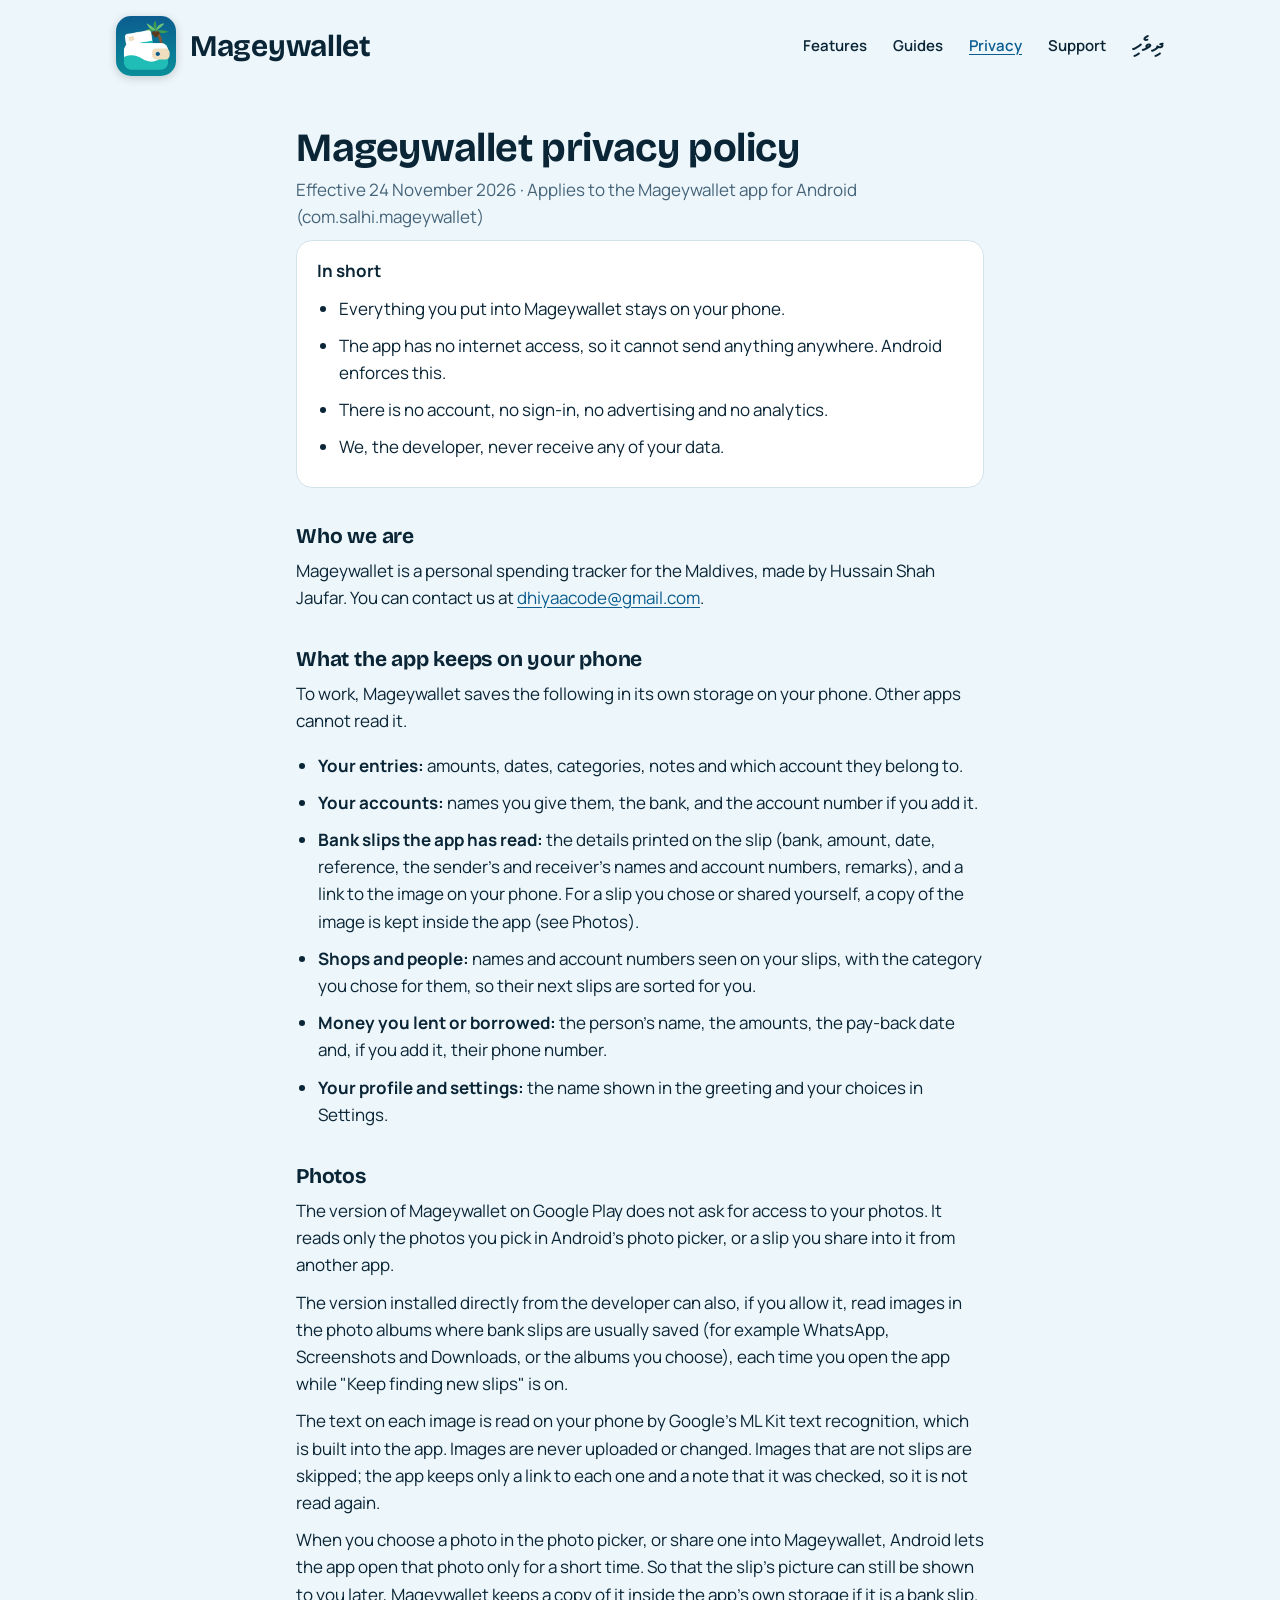
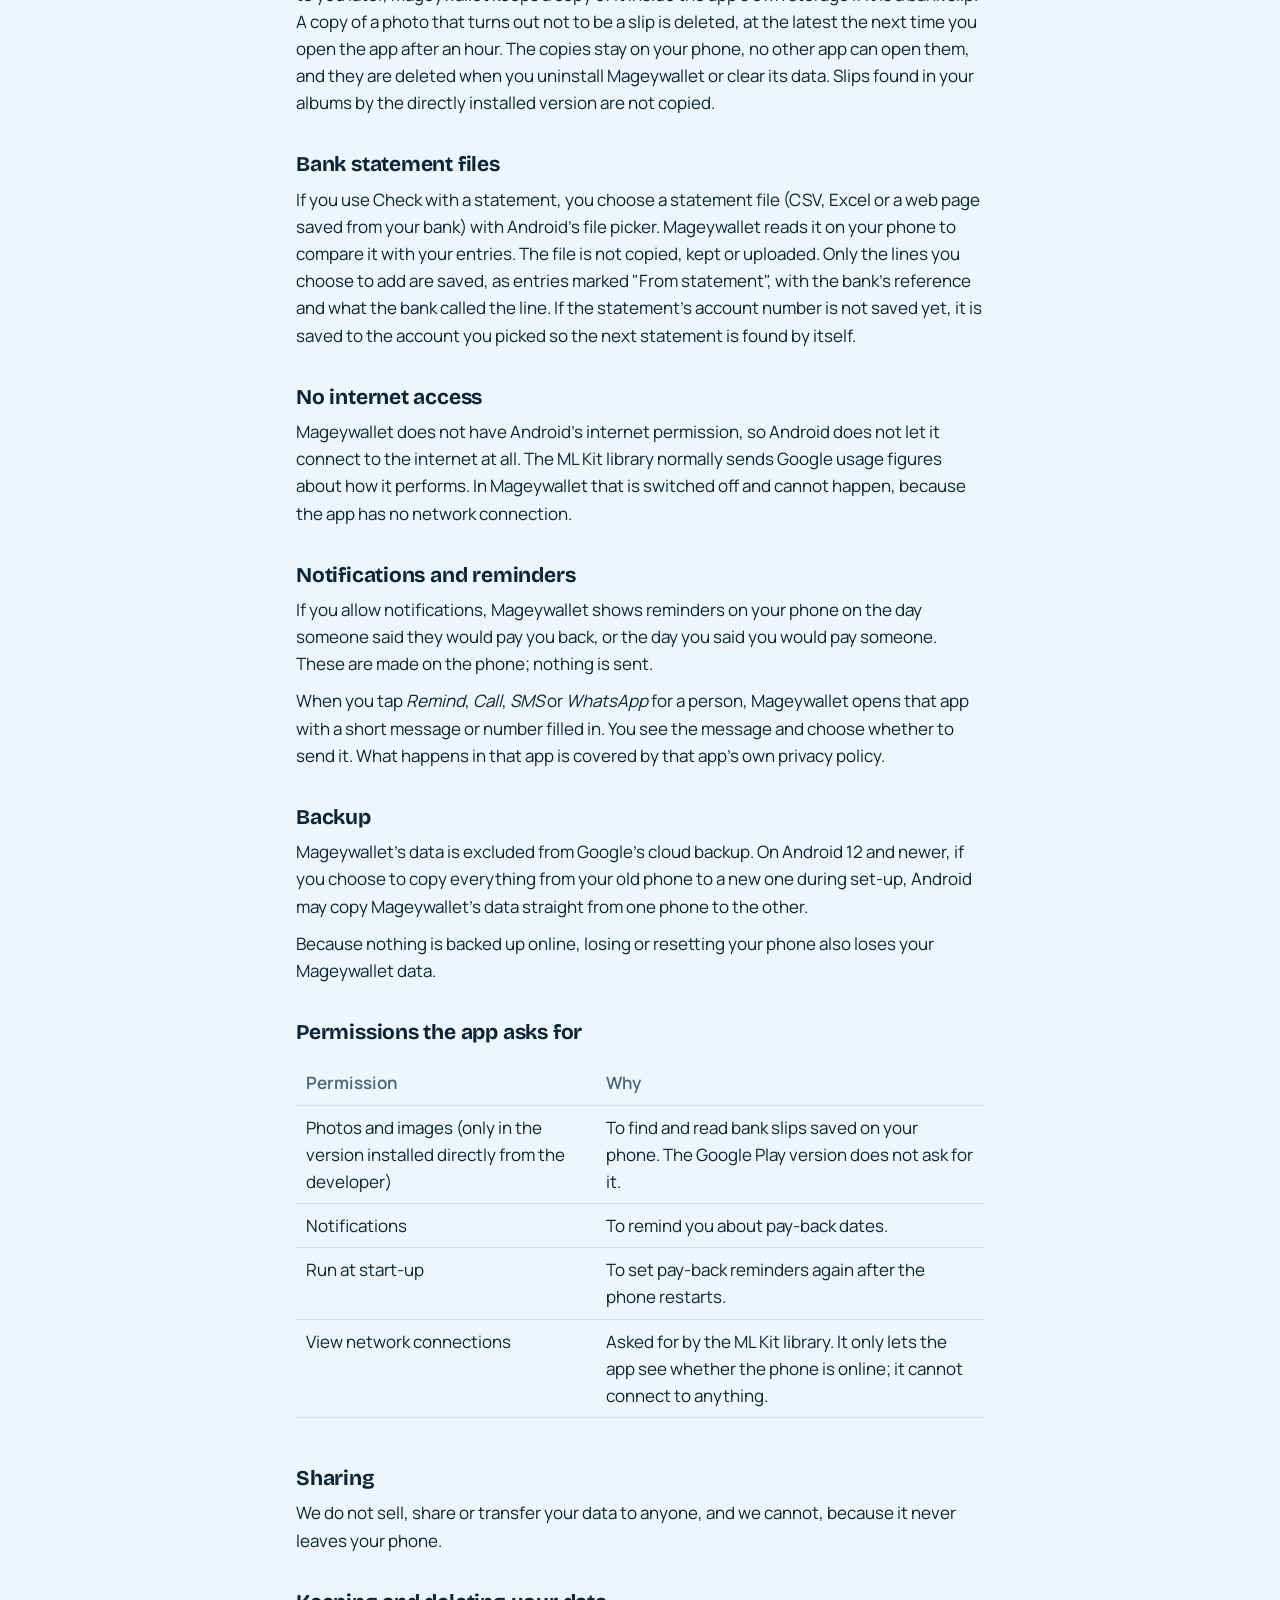
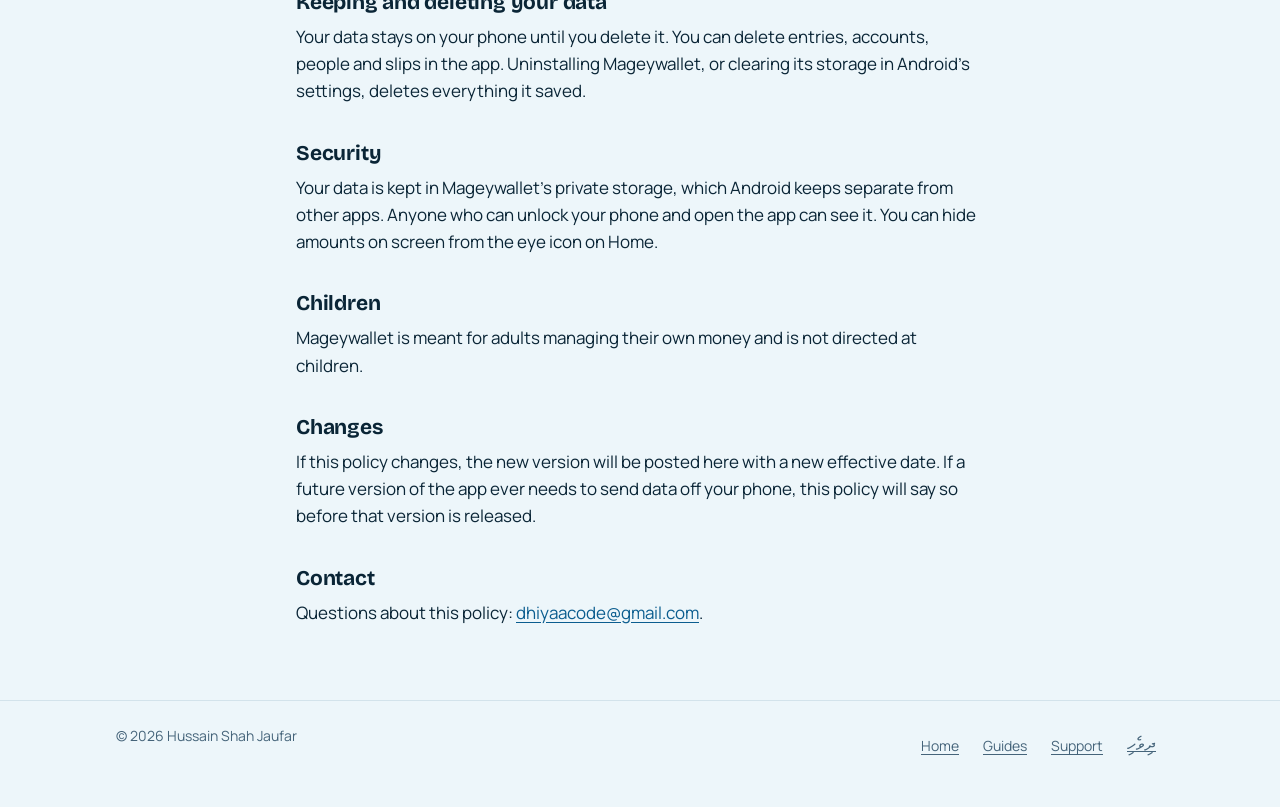
<file: privacy.html>
<!doctype html>
<html lang="en" dir="ltr">
<head>
<meta charset="utf-8">
<meta name="viewport" content="width=device-width, initial-scale=1">
<title>Mageywallet privacy policy</title>
<meta name="description" content="Mageywallet keeps everything on your phone. It has no internet access, no account, no ads and no analytics.">
<meta name="theme-color" content="#0b5d8f">
<link rel="canonical" href="https://dhiyaacode.github.io/mageywallet-site/privacy.html">
<link rel="alternate" hreflang="en" href="https://dhiyaacode.github.io/mageywallet-site/privacy.html">
<link rel="alternate" hreflang="dv" href="https://dhiyaacode.github.io/mageywallet-site/dv/privacy.html">
<link rel="icon" type="image/png" sizes="32x32" href="assets/favicon-32.png">
<link rel="apple-touch-icon" href="assets/apple-touch-icon.png">
<link rel="preconnect" href="https://fonts.googleapis.com">
<link rel="preconnect" href="https://fonts.gstatic.com" crossorigin>
<link rel="stylesheet" href="https://fonts.googleapis.com/css2?family=Bricolage+Grotesque:wght@700&family=Manrope:wght@400;600;700&display=swap">
<link rel="stylesheet" href="assets/style.css">
</head>
<body>
<a class="skip" href="#main">Skip to content</a>
<header class="site-header">
  <div class="wrap">
    <a class="brand" href="./"><img src="assets/icon-192.png" alt="" width="60" height="60">Mageywallet</a>
    <nav class="site-nav" aria-label="Main">
      <a href="./#features">Features</a>
      <a href="guides.html">Guides</a>
      <a href="privacy.html" aria-current="page">Privacy</a>
      <a href="support.html">Support</a>
      <a class="lang" href="dv/privacy.html" hreflang="dv" lang="dv">ދިވެހި</a>
    </nav>
  </div>
</header>
<main id="main" class="page">
<div class="wrap narrow">
<h1>Mageywallet privacy policy</h1>
<p class="meta">Effective 24 November 2026 · Applies to the Mageywallet app for Android (com.salhi.mageywallet)</p>

<div class="summary">
<p><strong>In short</strong></p>
<ul>
  <li>Everything you put into Mageywallet stays on your phone.</li>
  <li>The app has no internet access, so it cannot send anything anywhere. Android enforces this.</li>
  <li>There is no account, no sign-in, no advertising and no analytics.</li>
  <li>We, the developer, never receive any of your data.</li>
</ul>
</div>

<h2>Who we are</h2>
<p>Mageywallet is a personal spending tracker for the Maldives, made by Hussain Shah Jaufar. You can contact us at <a href="mailto:dhiyaacode@gmail.com">dhiyaacode@gmail.com</a>.</p>

<h2>What the app keeps on your phone</h2>
<p>To work, Mageywallet saves the following in its own storage on your phone. Other apps cannot read it.</p>
<ul>
  <li><strong>Your entries:</strong> amounts, dates, categories, notes and which account they belong to.</li>
  <li><strong>Your accounts:</strong> names you give them, the bank, and the account number if you add it.</li>
  <li><strong>Bank slips the app has read:</strong> the details printed on the slip (bank, amount, date, reference, the sender's and receiver's names and account numbers, remarks), and a link to the image on your phone. For a slip you chose or shared yourself, a copy of the image is kept inside the app (see Photos).</li>
  <li><strong>Shops and people:</strong> names and account numbers seen on your slips, with the category you chose for them, so their next slips are sorted for you.</li>
  <li><strong>Money you lent or borrowed:</strong> the person's name, the amounts, the pay-back date and, if you add it, their phone number.</li>
  <li><strong>Your profile and settings:</strong> the name shown in the greeting and your choices in Settings.</li>
</ul>

<h2>Photos</h2>
<p>The version of Mageywallet on Google Play does not ask for access to your photos. It reads only the photos you pick in Android's photo picker, or a slip you share into it from another app.</p>
<p>The version installed directly from the developer can also, if you allow it, read images in the photo albums where bank slips are usually saved (for example WhatsApp, Screenshots and Downloads, or the albums you choose), each time you open the app while "Keep finding new slips" is on.</p>
<p>The text on each image is read on your phone by Google's ML Kit text recognition, which is built into the app. Images are never uploaded or changed. Images that are not slips are skipped; the app keeps only a link to each one and a note that it was checked, so it is not read again.</p>
<p>When you choose a photo in the photo picker, or share one into Mageywallet, Android lets the app open that photo only for a short time. So that the slip's picture can still be shown to you later, Mageywallet keeps a copy of it inside the app's own storage if it is a bank slip. A copy of a photo that turns out not to be a slip is deleted, at the latest the next time you open the app after an hour. The copies stay on your phone, no other app can open them, and they are deleted when you uninstall Mageywallet or clear its data. Slips found in your albums by the directly installed version are not copied.</p>

<h2>Bank statement files</h2>
<p>If you use Check with a statement, you choose a statement file (CSV, Excel or a web page saved from your bank) with Android's file picker. Mageywallet reads it on your phone to compare it with your entries. The file is not copied, kept or uploaded. Only the lines you choose to add are saved, as entries marked "From statement", with the bank's reference and what the bank called the line. If the statement's account number is not saved yet, it is saved to the account you picked so the next statement is found by itself.</p>

<h2>No internet access</h2>
<p>Mageywallet does not have Android's internet permission, so Android does not let it connect to the internet at all. The ML Kit library normally sends Google usage figures about how it performs. In Mageywallet that is switched off and cannot happen, because the app has no network connection.</p>

<h2>Notifications and reminders</h2>
<p>If you allow notifications, Mageywallet shows reminders on your phone on the day someone said they would pay you back, or the day you said you would pay someone. These are made on the phone; nothing is sent.</p>
<p>When you tap <em>Remind</em>, <em>Call</em>, <em>SMS</em> or <em>WhatsApp</em> for a person, Mageywallet opens that app with a short message or number filled in. You see the message and choose whether to send it. What happens in that app is covered by that app's own privacy policy.</p>

<h2>Backup</h2>
<p>Mageywallet's data is excluded from Google's cloud backup. On Android 12 and newer, if you choose to copy everything from your old phone to a new one during set-up, Android may copy Mageywallet's data straight from one phone to the other.</p>
<p>Because nothing is backed up online, losing or resetting your phone also loses your Mageywallet data.</p>

<h2>Permissions the app asks for</h2>
<div class="table-scroll"><table>
  <tr><th>Permission</th><th>Why</th></tr>
  <tr><td>Photos and images (only in the version installed directly from the developer)</td><td>To find and read bank slips saved on your phone. The Google Play version does not ask for it.</td></tr>
  <tr><td>Notifications</td><td>To remind you about pay-back dates.</td></tr>
  <tr><td>Run at start-up</td><td>To set pay-back reminders again after the phone restarts.</td></tr>
  <tr><td>View network connections</td><td>Asked for by the ML Kit library. It only lets the app see whether the phone is online; it cannot connect to anything.</td></tr>
</table></div>

<h2>Sharing</h2>
<p>We do not sell, share or transfer your data to anyone, and we cannot, because it never leaves your phone.</p>

<h2>Keeping and deleting your data</h2>
<p>Your data stays on your phone until you delete it. You can delete entries, accounts, people and slips in the app. Uninstalling Mageywallet, or clearing its storage in Android's settings, deletes everything it saved.</p>

<h2>Security</h2>
<p>Your data is kept in Mageywallet's private storage, which Android keeps separate from other apps. Anyone who can unlock your phone and open the app can see it. You can hide amounts on screen from the eye icon on Home.</p>

<h2>Children</h2>
<p>Mageywallet is meant for adults managing their own money and is not directed at children.</p>

<h2>Changes</h2>
<p>If this policy changes, the new version will be posted here with a new effective date. If a future version of the app ever needs to send data off your phone, this policy will say so before that version is released.</p>

<h2>Contact</h2>
<p>Questions about this policy: <a href="mailto:dhiyaacode@gmail.com">dhiyaacode@gmail.com</a>.</p>

</div>
</main>
<footer class="site-footer">
  <div class="wrap">
    <span>© 2026 Hussain Shah Jaufar</span>
    <nav aria-label="Footer">
      <a href="./">Home</a>
      <a href="guides.html">Guides</a>
      <a href="support.html">Support</a>
      <a class="lang" href="dv/privacy.html" hreflang="dv" lang="dv">ދިވެހި</a>
    </nav>
  </div>
</footer>
</body>
</html>
</file>
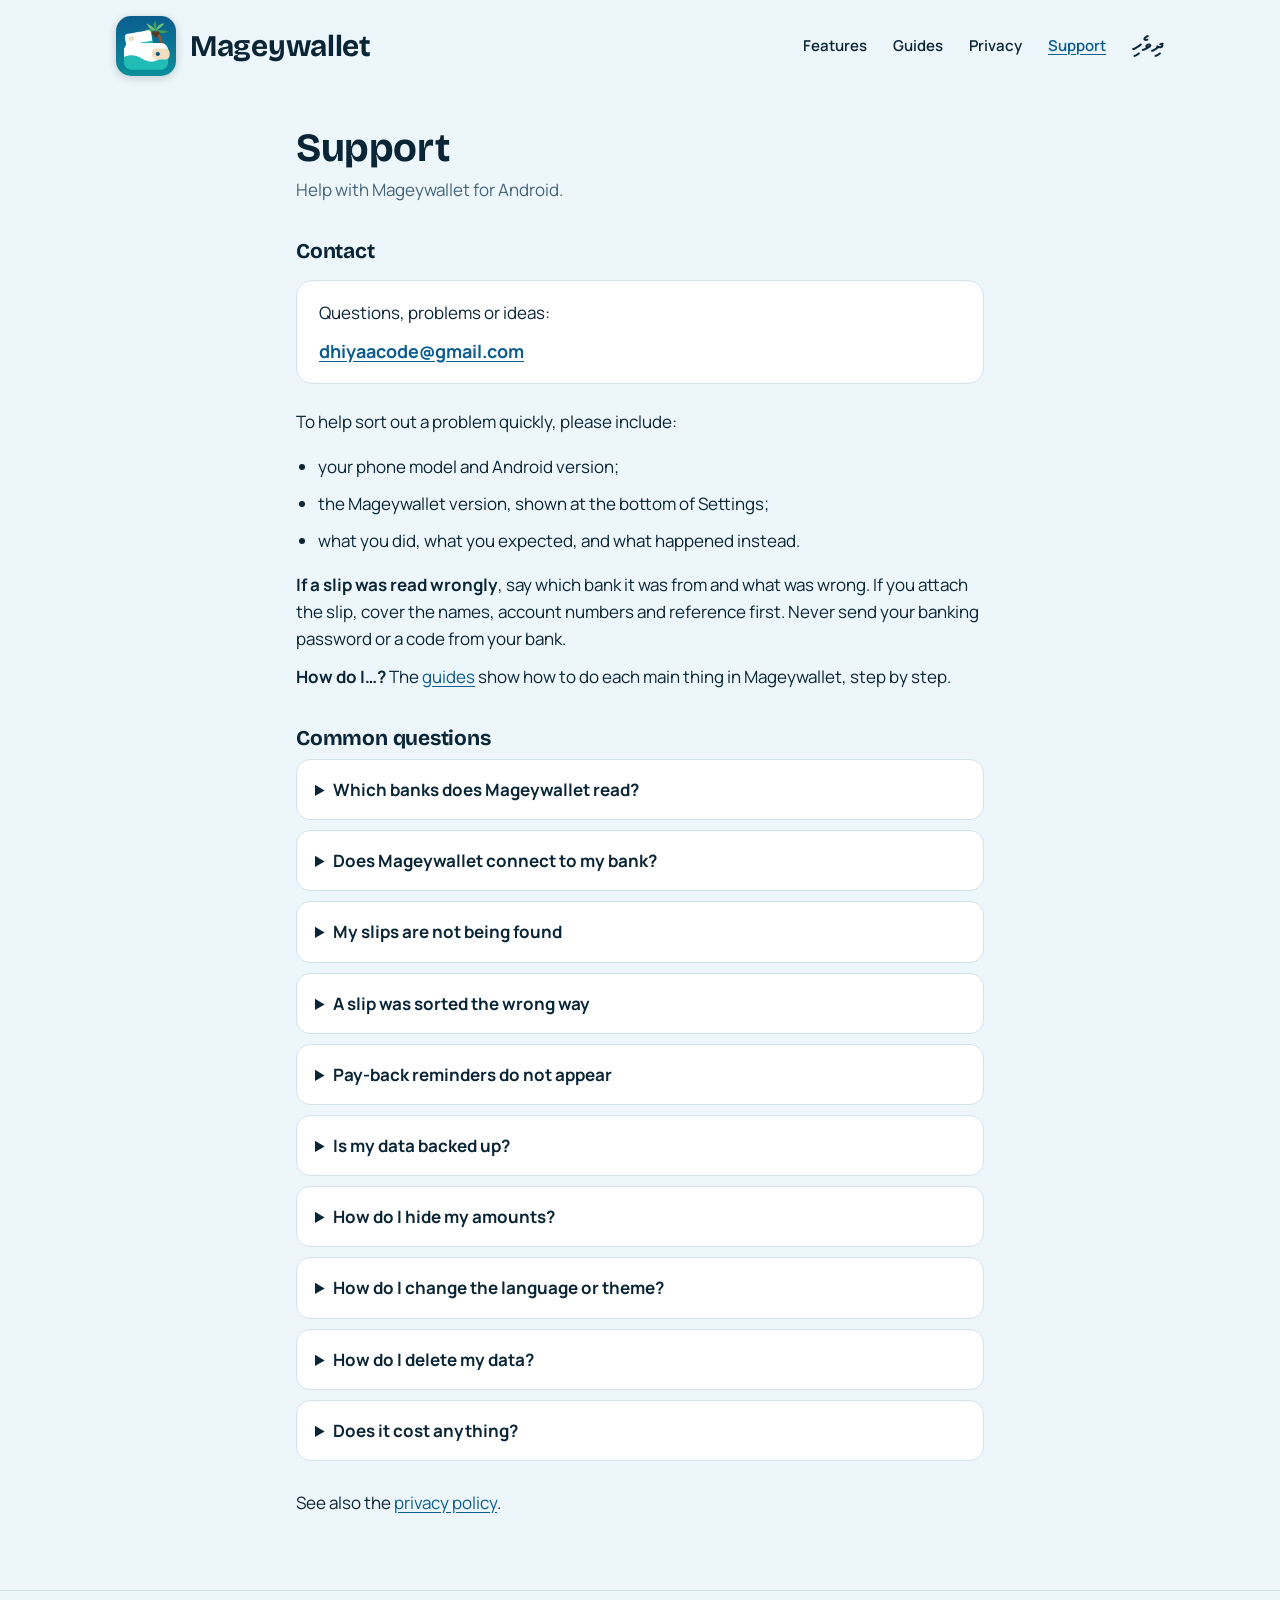
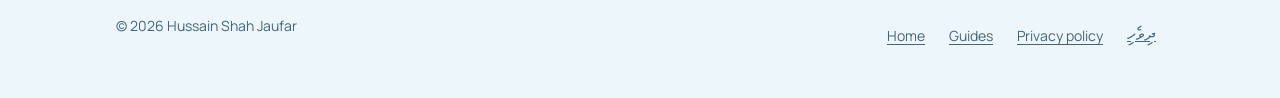
<file: support.html>
<!doctype html>
<html lang="en" dir="ltr">
<head>
<meta charset="utf-8">
<meta name="viewport" content="width=device-width, initial-scale=1">
<title>Mageywallet support</title>
<meta name="description" content="Help with Mageywallet: reading bank slips, reminders, moving to a new phone, deleting your data, and how to contact the developer.">
<meta name="theme-color" content="#0b5d8f">
<link rel="canonical" href="https://dhiyaacode.github.io/mageywallet-site/support.html">
<link rel="alternate" hreflang="en" href="https://dhiyaacode.github.io/mageywallet-site/support.html">
<link rel="alternate" hreflang="dv" href="https://dhiyaacode.github.io/mageywallet-site/dv/support.html">
<link rel="icon" type="image/png" sizes="32x32" href="assets/favicon-32.png">
<link rel="apple-touch-icon" href="assets/apple-touch-icon.png">
<link rel="preconnect" href="https://fonts.googleapis.com">
<link rel="preconnect" href="https://fonts.gstatic.com" crossorigin>
<link rel="stylesheet" href="https://fonts.googleapis.com/css2?family=Bricolage+Grotesque:wght@700&family=Manrope:wght@400;600;700&display=swap">
<link rel="stylesheet" href="assets/style.css">
</head>
<body>
<a class="skip" href="#main">Skip to content</a>
<header class="site-header">
  <div class="wrap">
    <a class="brand" href="./"><img src="assets/icon-192.png" alt="" width="60" height="60">Mageywallet</a>
    <nav class="site-nav" aria-label="Main">
      <a href="./#features">Features</a>
      <a href="guides.html">Guides</a>
      <a href="privacy.html">Privacy</a>
      <a href="support.html" aria-current="page">Support</a>
      <a class="lang" href="dv/support.html" hreflang="dv" lang="dv">ދިވެހި</a>
    </nav>
  </div>
</header>

<main id="main" class="page">
<div class="wrap narrow">
<h1>Support</h1>
<p class="meta">Help with Mageywallet for Android.</p>

<h2>Contact</h2>
<div class="contact-box">
  <p>Questions, problems or ideas:</p>
  <a href="mailto:dhiyaacode@gmail.com?subject=Mageywallet">dhiyaacode@gmail.com</a>
</div>
<p>To help sort out a problem quickly, please include:</p>
<ul>
  <li>your phone model and Android version;</li>
  <li>the Mageywallet version, shown at the bottom of Settings;</li>
  <li>what you did, what you expected, and what happened instead.</li>
</ul>
<p><strong>If a slip was read wrongly</strong>, say which bank it was from and what was wrong. If you attach the slip, cover the names, account numbers and reference first. Never send your banking password or a code from your bank.</p>

<p><strong>How do I…?</strong> The <a href="guides.html">guides</a> show how to do each main thing in Mageywallet, step by step.</p>

<h2>Common questions</h2>

<details>
  <summary>Which banks does Mageywallet read?</summary>
  <p>Transfer slips and bill payment slips from BML (Bank of Maldives) and MIB (Maldives Islamic Bank). Statements can be checked from BML, as CSV or Excel files. Other banks may follow.</p>
</details>

<details>
  <summary>Does Mageywallet connect to my bank?</summary>
  <p>No. It never logs in to your bank and cannot make payments. It only reads the slips you already have on your phone. Mageywallet is not made by, or affiliated with, any bank.</p>
</details>

<details>
  <summary>My slips are not being found</summary>
  <ul>
    <li>Allow Mageywallet to see your photos when it asks. You can change this later in Android's settings under Apps › Mageywallet › Permissions.</li>
    <li>In Find bank slips, open <em>Where to look</em> and make sure the album with your slips is chosen (for example WhatsApp, Viber, Screenshots or Downloads).</li>
    <li>Check how far back it is looking; older slips need a longer period.</li>
    <li>You can also pick a slip yourself, or share it into Mageywallet from WhatsApp, Viber or your bank app.</li>
  </ul>
</details>

<details>
  <summary>A slip was sorted the wrong way</summary>
  <p>Tap the slip before adding it to change whether it is spending, income or a move between your own accounts, and its category. Mageywallet uses your name and account numbers to tell which side is you, so check that your accounts have their account numbers filled in.</p>
</details>

<details>
  <summary>Pay-back reminders do not appear</summary>
  <ul>
    <li>Allow notifications for Mageywallet in Android's settings.</li>
    <li>Some phones stop apps in the background to save battery. If reminders are missed, allow Mageywallet to run in the background, or turn off battery optimisation for it. Where this setting lives depends on the phone make.</li>
  </ul>
</details>

<details>
  <summary>Is my data backed up?</summary>
  <p>No. Mageywallet has no internet access, and its data is left out of Google's cloud backup, so nothing is stored online. If you lose or reset your phone, your Mageywallet data is lost too.</p>
  <p>On Android 12 and newer, if you copy everything from your old phone to a new one during set-up, Android may copy Mageywallet's data straight across.</p>
</details>

<details>
  <summary>How do I hide my amounts?</summary>
  <p>Tap the eye icon on Home to hide amounts on screen. Tap it again to show them.</p>
</details>

<details>
  <summary>How do I change the language or theme?</summary>
  <p>Open Settings and choose Language (English or Dhivehi) and Theme (Day, Night or Same as phone).</p>
</details>

<details>
  <summary>How do I delete my data?</summary>
  <p>You can delete entries, accounts, people and slips inside the app. To delete everything, uninstall Mageywallet or clear its storage in Android's settings. The developer has no copy, so there is nothing to ask us to delete.</p>
</details>

<details>
  <summary>Does it cost anything?</summary>
  <p>No. Mageywallet is free, with no ads and no in-app purchases.</p>
</details>

<p style="margin-top:28px">See also the <a href="privacy.html">privacy policy</a>.</p>
</div>
</main>

<footer class="site-footer">
  <div class="wrap">
    <span>© 2026 Hussain Shah Jaufar</span>
    <nav aria-label="Footer">
      <a href="./">Home</a>
      <a href="guides.html">Guides</a>
      <a href="privacy.html">Privacy policy</a>
      <a class="lang" href="dv/support.html" hreflang="dv" lang="dv">ދިވެހި</a>
    </nav>
  </div>
</footer>
</body>
</html>
</file>
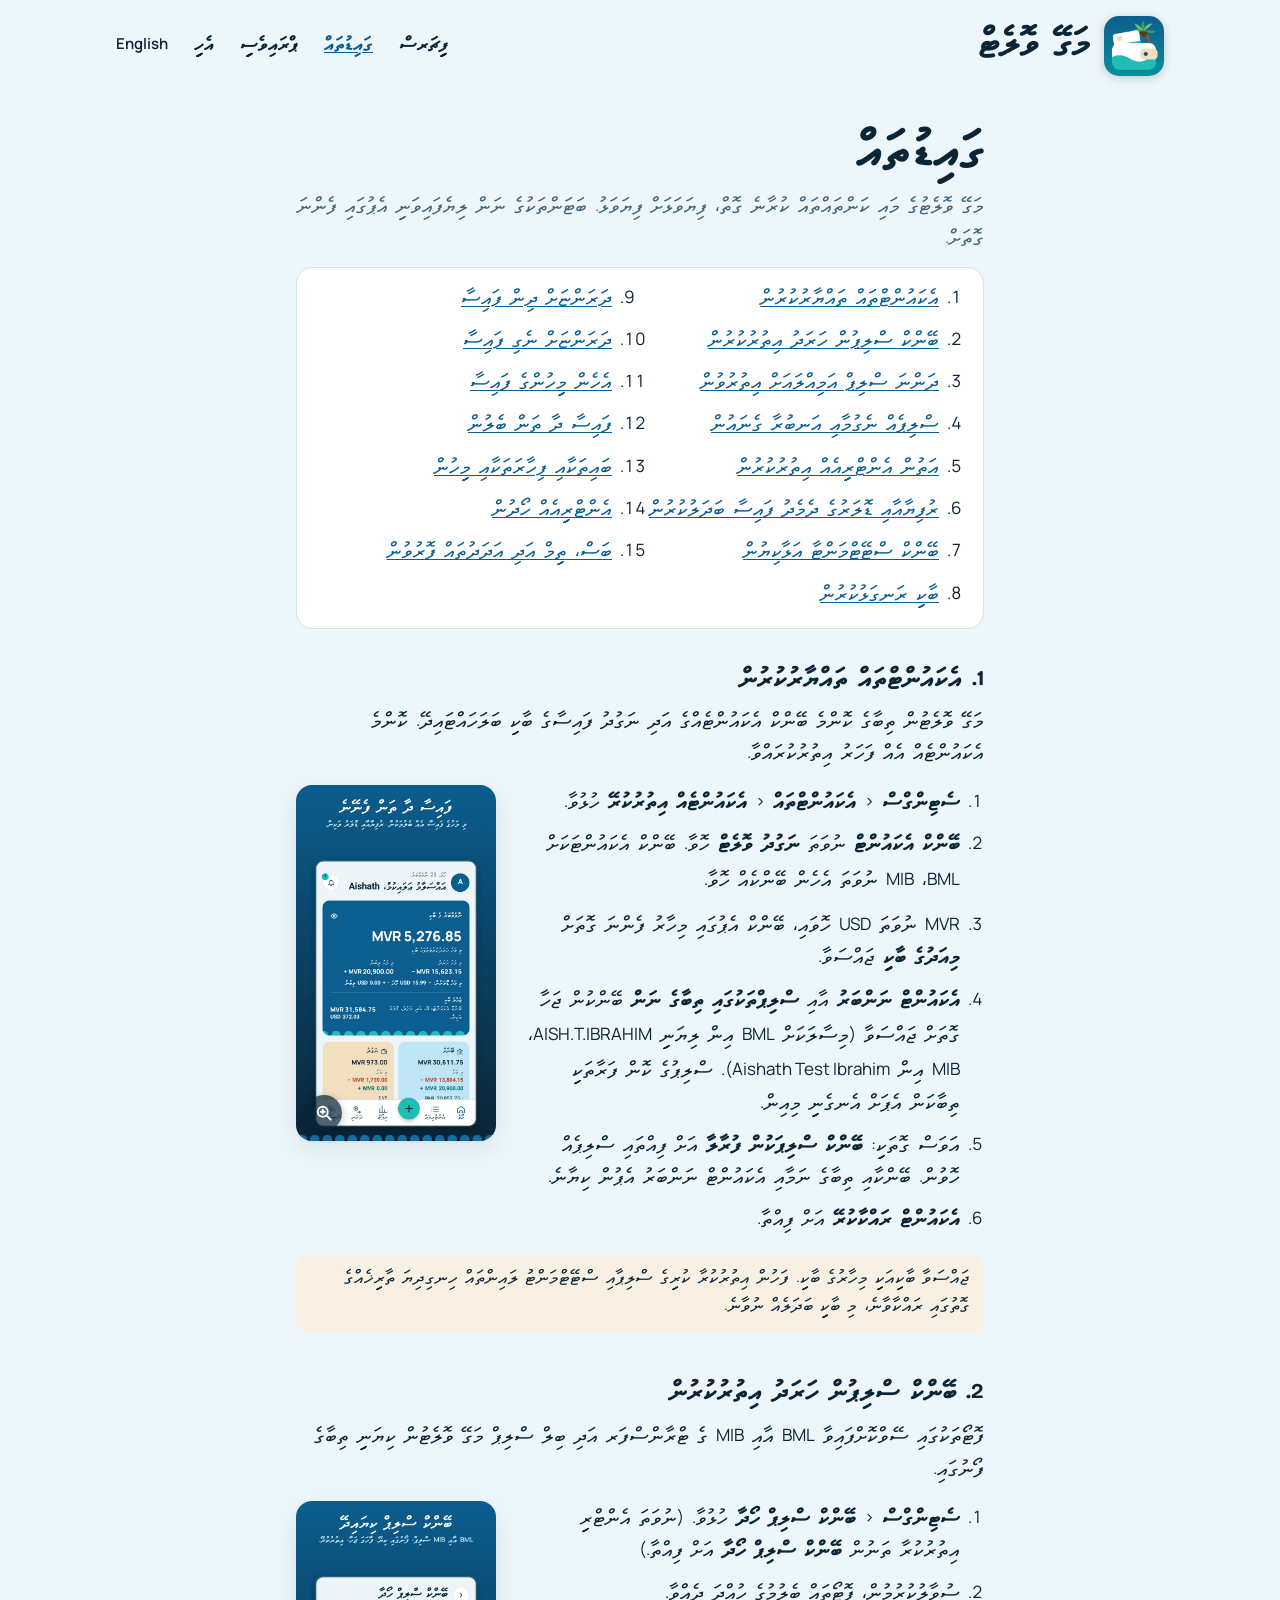
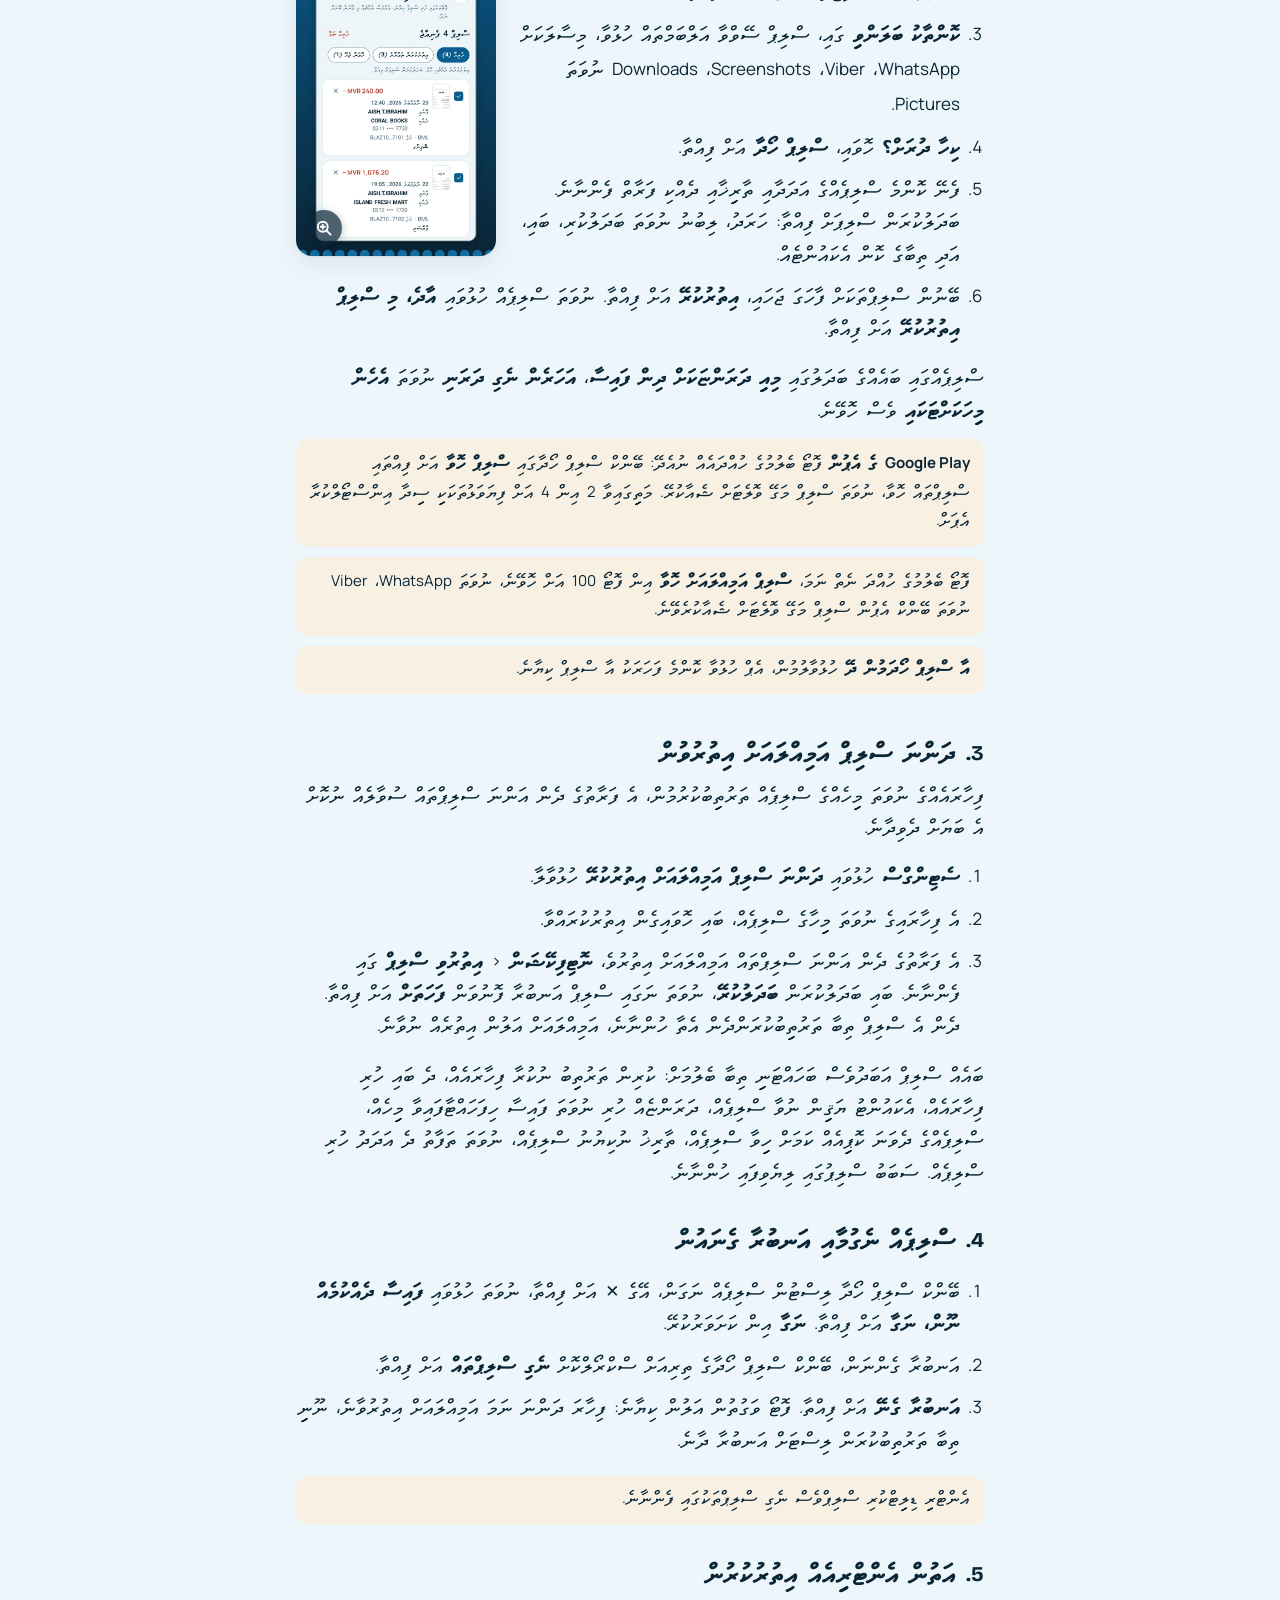
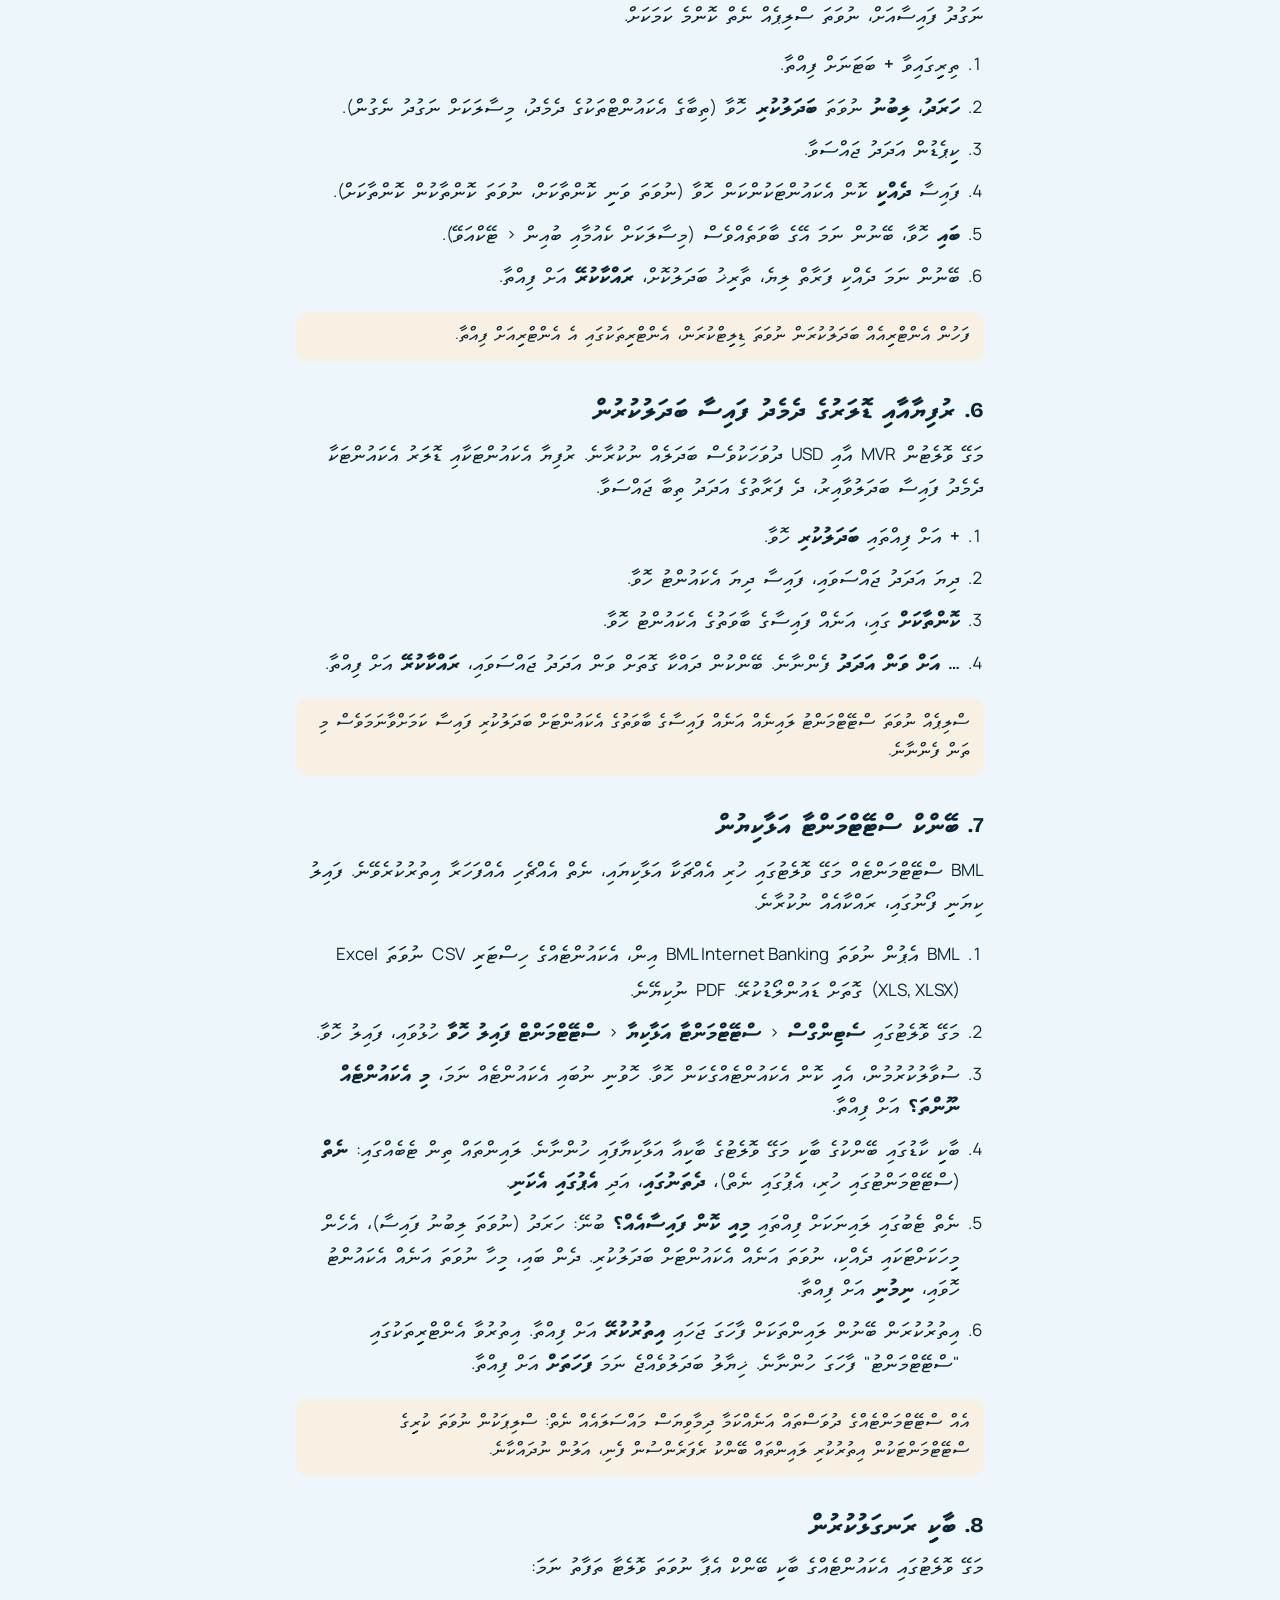
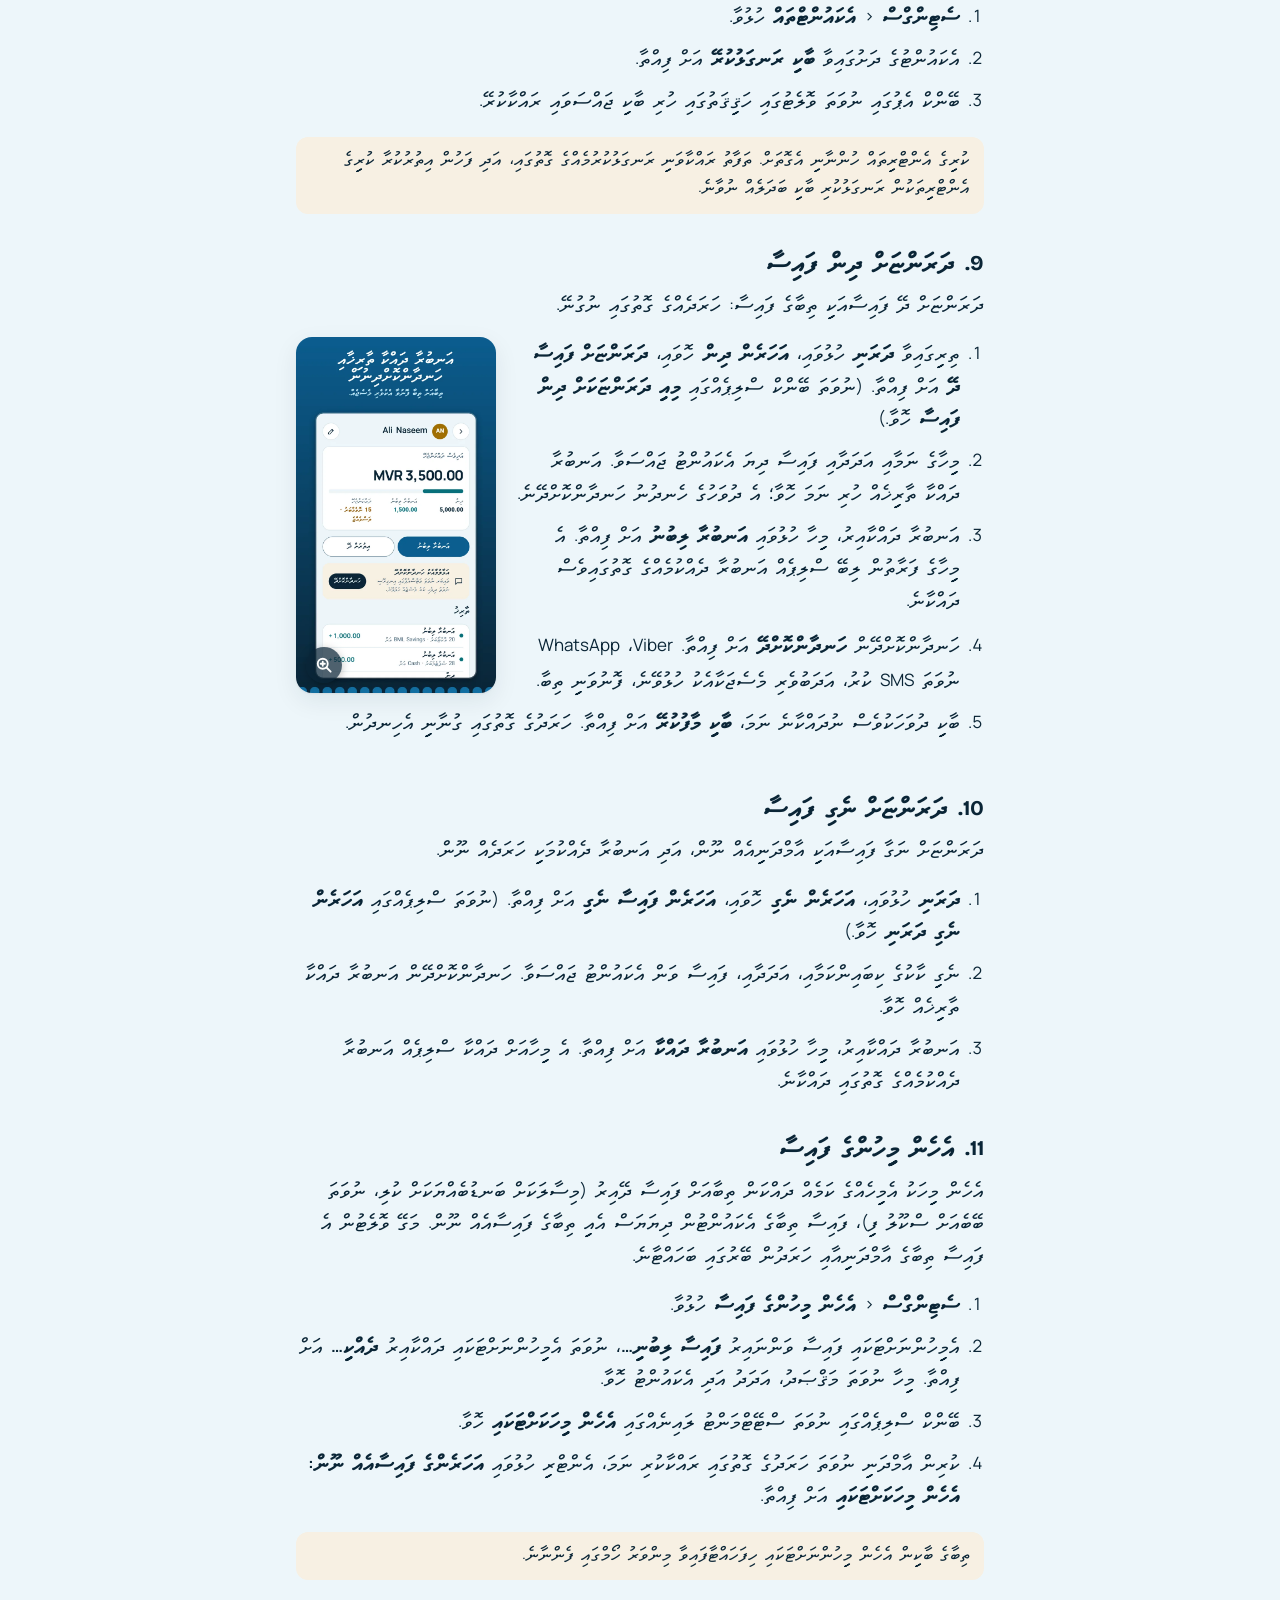
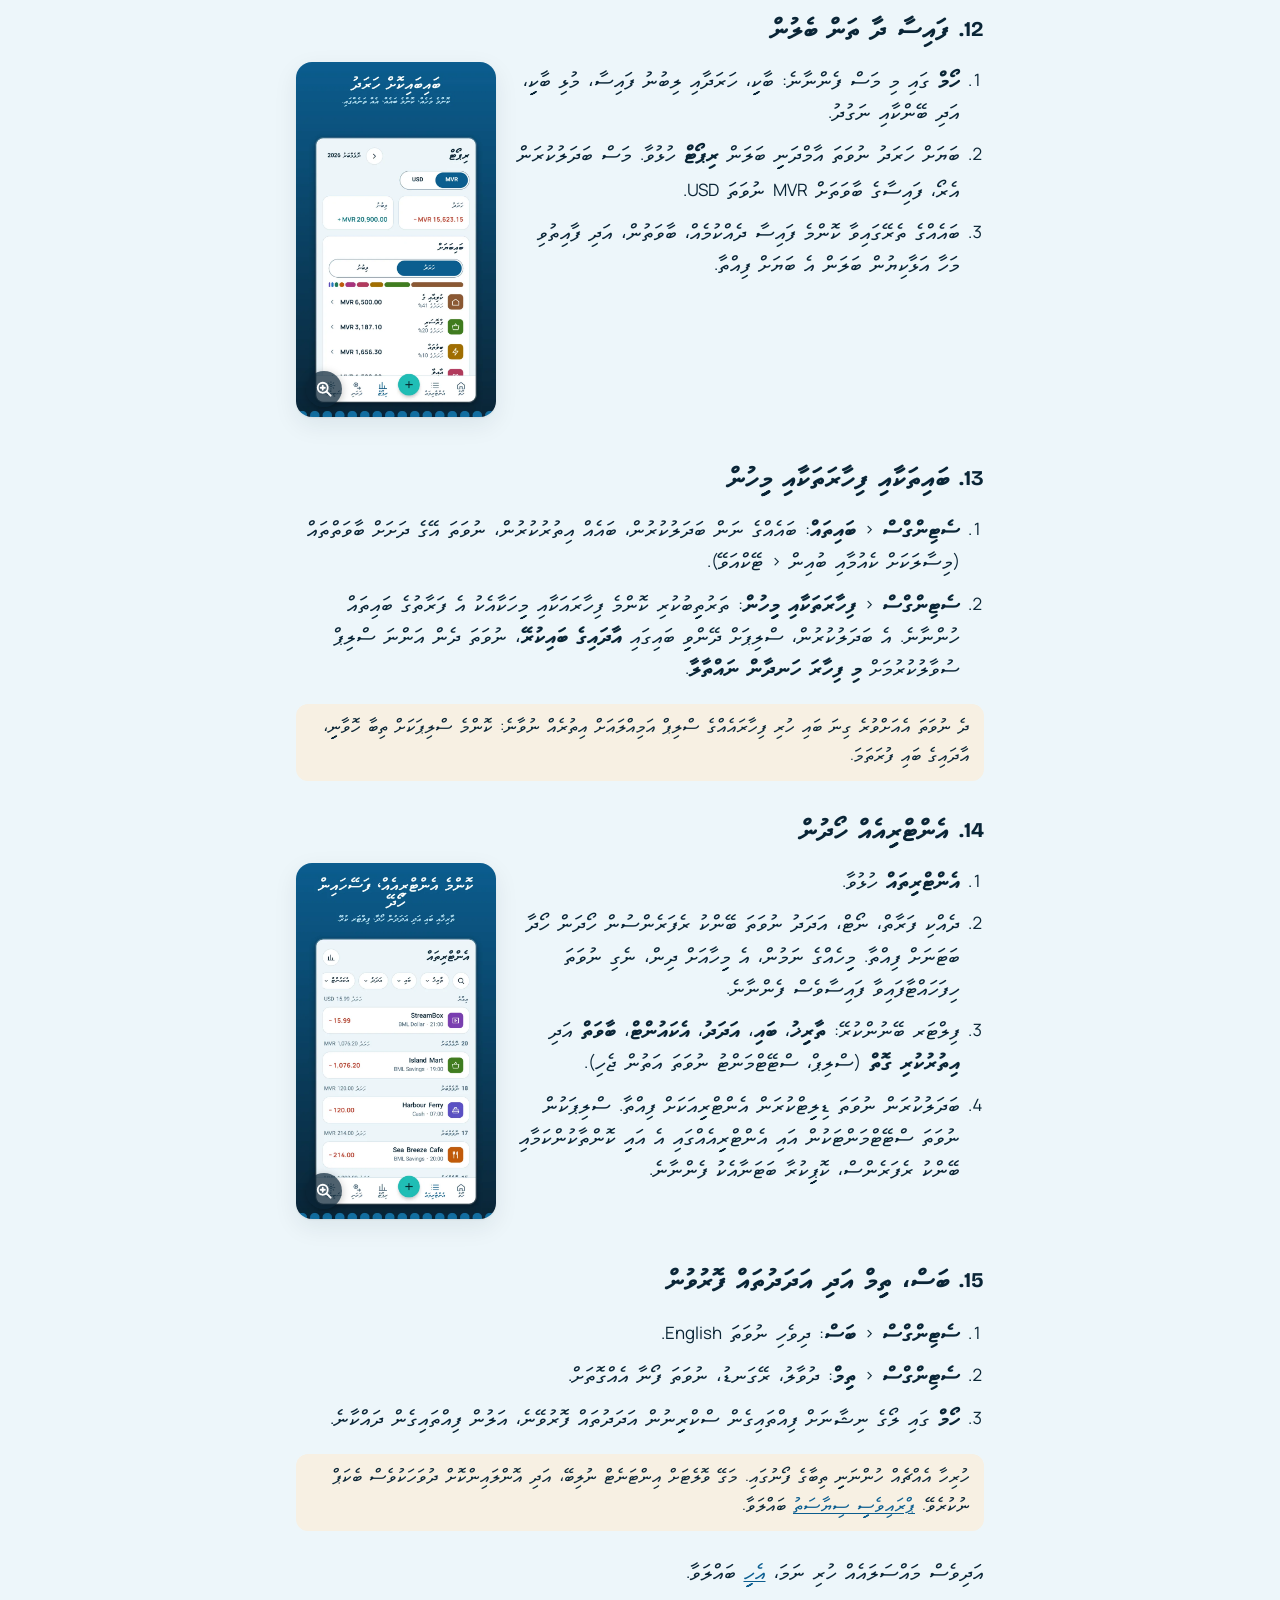
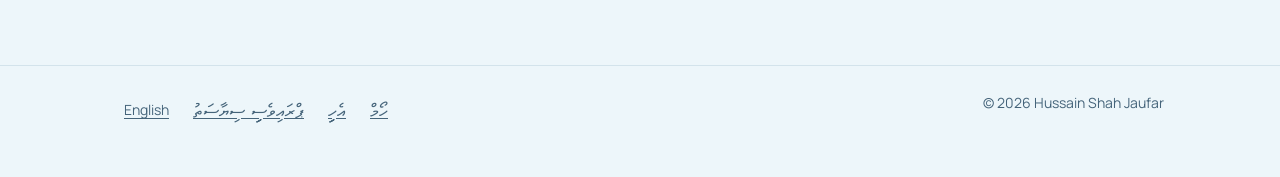
<file: dv/guides.html>
<!doctype html>
<html lang="dv" dir="rtl">
<head>
<meta charset="utf-8">
<meta name="viewport" content="width=device-width, initial-scale=1">
<title>މަގޭ ވޮލެޓް: ގައިޑުތައް</title>
<meta name="description" content="މަގޭ ވޮލެޓުގެ މައި ކަންތައްތައް ކުރާނެ ގޮތް، ފިޔަވަޅަށް ފިޔަވަޅު: އެކައުންޓް، ބޭންކް ސްލިޕް، ސްޓޭޓްމަންޓު، ދަރަނި، އެހެން މީހުންގެ ފައިސާ، ރިޕޯޓް އަދި ސެޓިންގްސް.">
<meta name="theme-color" content="#0b5d8f">
<link rel="canonical" href="https://dhiyaacode.github.io/mageywallet-site/dv/guides.html">
<link rel="alternate" hreflang="en" href="https://dhiyaacode.github.io/mageywallet-site/guides.html">
<link rel="alternate" hreflang="dv" href="https://dhiyaacode.github.io/mageywallet-site/dv/guides.html">
<link rel="icon" type="image/png" sizes="32x32" href="../assets/favicon-32.png">
<link rel="apple-touch-icon" href="../assets/apple-touch-icon.png">
<link rel="preload" href="../assets/fonts/OpenThaana-Regular.woff2" as="font" type="font/woff2" crossorigin>
<link rel="preconnect" href="https://fonts.googleapis.com">
<link rel="preconnect" href="https://fonts.gstatic.com" crossorigin>
<link rel="stylesheet" href="https://fonts.googleapis.com/css2?family=Bricolage+Grotesque:wght@700&family=Manrope:wght@400;600;700&display=swap">
<link rel="stylesheet" href="../assets/style.css">
</head>
<body>
<a class="skip" href="#main">ސީދާ ތެރެއަށް</a>
<header class="site-header">
  <div class="wrap">
    <a class="brand" href="./"><img src="../assets/icon-192.png" alt="" width="60" height="60">މަގޭ ވޮލެޓް</a>
    <nav class="site-nav" aria-label="މައި">
      <a href="./#features">ފީޗަރސް</a>
      <a href="guides.html" aria-current="page">ގައިޑުތައް</a>
      <a href="privacy.html">ޕްރައިވެސީ</a>
      <a href="support.html">އެހީ</a>
      <a href="../guides.html" hreflang="en" lang="en" dir="ltr">English</a>
    </nav>
  </div>
</header>

<main id="main" class="page">
<div class="wrap narrow">
<h1>ގައިޑުތައް</h1>
<p class="meta">މަގޭ ވޮލެޓުގެ މައި ކަންތައްތައް ކުރާނެ ގޮތް، ފިޔަވަޅަށް ފިޔަވަޅު. ބަޓަންތަކުގެ ނަން ލިޔެފައިވަނީ އެޕުގައި ފެންނަ ގޮތަށް.</p>

<nav class="summary toc" aria-label="މި ޞަފްޙާގައިވާ ގައިޑުތައް">
  <ol>
    <li><a href="#accounts">އެކައުންޓްތައް ތައްޔާރުކުރުން</a></li>
    <li><a href="#slips">ބޭންކް ސްލިޕުން ހަރަދު އިތުރުކުރުން</a></li>
    <li><a href="#auto">ދަންނަ ސްލިޕް އަމިއްލައަށް އިތުރުވުން</a></li>
    <li><a href="#removed">ސްލިޕެއް ނެގުމާއި އަނބުރާ ގެނައުން</a></li>
    <li><a href="#add">އަތުން އެންޓްރީއެއް އިތުރުކުރުން</a></li>
    <li><a href="#currencies">ރުފިޔާއާއި ޑޮލަރުގެ ދެމެދު ފައިސާ ބަދަލުކުރުން</a></li>
    <li><a href="#statement">ބޭންކް ސްޓޭޓްމަންޓާ އަޅާކިޔުން</a></li>
    <li><a href="#correct">ބާކީ ރަނގަޅުކުރުން</a></li>
    <li><a href="#lent">ދަރަންޏަށް ދިން ފައިސާ</a></li>
    <li><a href="#borrowed">ދަރަންޏަށް ނެގި ފައިސާ</a></li>
    <li><a href="#others">އެހެން މީހުންގެ ފައިސާ</a></li>
    <li><a href="#reports">ފައިސާ ދާ ތަން ބެލުން</a></li>
    <li><a href="#sorting">ބައިތަކާއި ފިހާރަތަކާއި މީހުން</a></li>
    <li><a href="#entries">އެންޓްރީއެއް ހޯދުން</a></li>
    <li><a href="#settings">ބަސް، ތީމް އަދި އަދަދުތައް ފޮރުވުން</a></li>
  </ol>
</nav>

<section class="guide" id="accounts" aria-labelledby="accounts-title">
<h2 id="accounts-title">1. އެކައުންޓްތައް ތައްޔާރުކުރުން</h2>
<p>މަގޭ ވޮލެޓުން ތިބާގެ ކޮންމެ ބޭންކް އެކައުންޓެއްގެ އަދި ނަގުދު ފައިސާގެ ބާކީ ބަލަހައްޓައިދޭ. ކޮންމެ އެކައުންޓެއް އެއް ފަހަރު އިތުރުކުރައްވާ.</p>
<figure class="guide-shot"><a class="shot" href="../assets/screens/dv/full/phone-01-home.webp"><img src="../assets/screens/dv/phone-01-home.webp" alt="ހޯމް: މި މަހުގެ ބާކީ، މުޅި ބާކީ، ބޭންކާއި ނަގުދު" width="720" height="1280" loading="lazy"></a></figure>
<ol>
  <li><strong>ސެޓިންގްސް</strong> ‹ <strong>އެކައުންޓްތައް</strong> ‹ <strong>އެކައުންޓެއް އިތުރުކުރޭ</strong> ހުޅުވާ.</li>
  <li><strong>ބޭންކް އެކައުންޓް</strong> ނުވަތަ <strong>ނަގުދު ވޮލެޓް</strong> ހޮވާ. ބޭންކް އެކައުންޓަކަށް <span class="ltr">BML</span>، <span class="ltr">MIB</span> ނުވަތަ އެހެން ބޭންކެއް ހޮވާ.</li>
  <li><span class="ltr">MVR</span> ނުވަތަ <span class="ltr">USD</span> ހޮވައި، ބޭންކް އެޕުގައި މިހާރު ފެންނަ ގޮތަށް <strong>މިއަދުގެ ބާކީ</strong> ޖައްސަވާ.</li>
  <li><strong>އެކައުންޓް ނަންބަރު</strong> އާއި <strong>ސްލިޕްތަކުގައި ތިބާގެ ނަން</strong> ބޭންކުން ޖަހާ ގޮތަށް ޖައްސަވާ (މިސާލަކަށް <span class="ltr">BML</span> އިން ލިޔަނީ <span class="ltr">AISH.T.IBRAHIM</span>، <span class="ltr">MIB</span> އިން <span class="ltr">Aishath Test Ibrahim</span>). ސްލިޕުގެ ކޮން ފަރާތަކީ ތިބާކަން އެޕަށް އެނގެނީ މިއިން.</li>
  <li>އަވަސް ގޮތަކީ: <strong>ބޭންކް ސްލިޕަކުން ފުރާލާ</strong> އަށް ފިއްތައި ސްލިޕެއް ހޮވުން. ބޭންކާއި ތިބާގެ ނަމާއި އެކައުންޓް ނަންބަރު އެޕުން ކިޔާނެ.</li>
  <li><strong>އެކައުންޓް ރައްކާކުރޭ</strong> އަށް ފިއްތާ.</li>
</ol>
<p class="tip">ޖައްސަވާ ބާކީއަކީ މިހާރުގެ ބާކީ. ފަހުން އިތުރުކުރާ ކުރީގެ ސްލިޕާއި ސްޓޭޓްމަންޓު ލައިންތައް ހިނގިދިޔަ ތާރީޚެއްގެ ގޮތުގައި ރައްކާވާނެ، މި ބާކީ ބަދަލެއް ނުވާނެ.</p>
</section>

<section class="guide" id="slips" aria-labelledby="slips-title">
<h2 id="slips-title">2. ބޭންކް ސްލިޕުން ހަރަދު އިތުރުކުރުން</h2>
<p>ފޮޓޯތަކުގައި ސޭވްކޮށްފައިވާ <span class="ltr">BML</span> އާއި <span class="ltr">MIB</span> ގެ ޓްރާންސްފަރ އަދި ބިލް ސްލިޕް މަގޭ ވޮލެޓުން ކިޔަނީ ތިބާގެ ފޯނުގައި.</p>
<figure class="guide-shot"><a class="shot" href="../assets/screens/dv/full/phone-02-slips.webp"><img src="../assets/screens/dv/phone-02-slips.webp" alt="ބޭންކް ސްލިޕް ހޯދާ: ފޮޓޯތަކުން ފެނުނު ސްލިޕް، ފާހަގަ ޖަހާފައި" width="720" height="1280" loading="lazy"></a></figure>
<ol>
  <li><strong>ސެޓިންގްސް</strong> ‹ <strong>ބޭންކް ސްލިޕް ހޯދާ</strong> ހުޅުވާ. (ނުވަތަ އެންޓްރީ އިތުރުކުރާ ތަނުން <strong>ބޭންކް ސްލިޕް ހޯދާ</strong> އަށް ފިއްތާ.)</li>
  <li>ސުވާލުކުރުމުން، ފޮޓޯތައް ބެލުމުގެ ހުއްދަ ދެއްވާ.</li>
  <li><strong>ކޮންތާކު ބަލަންވީ</strong> ގައި، ސްލިޕް ސޭވްވާ އަލްބަމްތައް ހުޅުވާ، މިސާލަކަށް <span class="ltr">WhatsApp</span>، <span class="ltr">Viber</span>، <span class="ltr">Screenshots</span>، <span class="ltr">Downloads</span> ނުވަތަ <span class="ltr">Pictures</span>.</li>
  <li><strong>ކިހާ ދުރަށް؟</strong> ހޮވައި، <strong>ސްލިޕް ހޯދާ</strong> އަށް ފިއްތާ.</li>
  <li>ފެނޭ ކޮންމެ ސްލިޕެއްގެ އަދަދާއި ތާރީޚާއި ދެއްކި ފަރާތް ފެންނާނެ. ބަދަލުކުރަން ސްލިޕަށް ފިއްތާ: ހަރަދު، ލިބުނު ނުވަތަ ބަދަލުކުރި، ބައި، އަދި ތިބާގެ ކޮން އެކައުންޓެއް.</li>
  <li>ބޭނުން ސްލިޕްތަކަށް ފާހަގަ ޖަހައި، <strong>އިތުރުކުރޭ</strong> އަށް ފިއްތާ. ނުވަތަ ސްލިޕެއް ހުޅުވައި <strong>އާދެ، މި ސްލިޕް އިތުރުކުރޭ</strong> އަށް ފިއްތާ.</li>
</ol>
<p>ސްލިޕެއްގައި ބައެއްގެ ބަދަލުގައި <strong>މިއީ ދަރަންޏަކަށް ދިން ފައިސާ</strong>، <strong>އަހަރެން ނެގި ދަރަނި</strong> ނުވަތަ <strong>އެހެން މީހަކަށްޓަކައި</strong> ވެސް ހޮވޭނެ.</p>
<p class="tip"><strong><span class="ltr">Google Play</span> ގެ އެޕުން</strong> ފޮޓޯ ބެލުމުގެ ހުއްދައެއް ނުއެދޭ: ބޭންކް ސްލިޕް ހޯދާގައި <strong>ސްލިޕް ހޮވާ</strong> އަށް ފިއްތައި ސްލިޕްތައް ހޮވާ، ނުވަތަ ސްލިޕް މަގޭ ވޮލެޓަށް ޝެއާކުރޭ. މަތީގައިވާ 2 އިން 4 އަށް ފިޔަވަޅުތަކަކީ ސީދާ އިންސްޓޯލްކުރާ އެޕަށް.</p>
<p class="tip">ފޮޓޯ ބެލުމުގެ ހުއްދަ ނެތް ނަމަ، <strong>ސްލިޕް އަމިއްލައަށް ހޮވާ</strong> އިން ފޮޓޯ 100 އަށް ހޮވޭނެ، ނުވަތަ <span class="ltr">WhatsApp</span>، <span class="ltr">Viber</span> ނުވަތަ ބޭންކް އެޕުން ސްލިޕް މަގޭ ވޮލެޓަށް ޝެއާކުރެވޭނެ.</p>
<p class="tip"><strong>އާ ސްލިޕް ހޯދަމުން ދޭ</strong> ހުޅުވާލުމުން، އެޕް ހުޅުވާ ކޮންމެ ފަހަރަކު އާ ސްލިޕް ކިޔާނެ.</p>
</section>

<section class="guide" id="auto" aria-labelledby="auto-title">
<h2 id="auto-title">3. ދަންނަ ސްލިޕް އަމިއްލައަށް އިތުރުވުން</h2>
<p>ފިހާރައެއްގެ ނުވަތަ މީހެއްގެ ސްލިޕެއް ތަރުތީބުކުރުމުން، އެ ފަރާތުގެ ދެން އަންނަ ސްލިޕްތައް ސުވާލެއް ނުކޮށް އެ ބަޔަށް ދެވިދާނެ.</p>
<ol>
  <li><strong>ސެޓިންގްސް</strong> ހުޅުވައި <strong>ދަންނަ ސްލިޕް އަމިއްލައަށް އިތުރުކުރޭ</strong> ހުޅުވާލާ.</li>
  <li>އެ ފިހާރައިގެ ނުވަތަ މީހާގެ ސްލިޕެއް، ބައި ހޮވައިގެން އިތުރުކުރައްވާ.</li>
  <li>އެ ފަރާތުގެ ދެން އަންނަ ސްލިޕްތައް އަމިއްލައަށް އިތުރުވެ، <strong>ނޮޓިފިކޭޝަން</strong> ‹ <strong>އިތުރުވި ސްލިޕް</strong> ގައި ފެންނާނެ. ބައި ބަދަލުކުރަން <strong>ބަދަލުކުރޭ</strong>، ނުވަތަ ނަގައި ސްލިޕް އަނބުރާ ފޮނުވަން <strong>ފަހަތަށް</strong> އަށް ފިއްތާ. ދެން އެ ސްލިޕް ތިބާ ތަރުތީބުކުރަންދެން އެތާ ހުންނާނެ، އަމިއްލައަށް އަލުން އިތުރެއް ނުވާނެ.</li>
</ol>
<p>ބައެއް ސްލިޕް އަބަދުވެސް ބަހައްޓަނީ ތިބާ ބެލުމަށް: ކުރިން ތަރުތީބު ނުކުރާ ފިހާރައެއް، ދެ ބައި ހުރި ފިހާރައެއް، އެކައުންޓު ޔަޤީން ނުވާ ސްލިޕެއް، ދަރަންޏެއް ހުރި ނުވަތަ ފައިސާ ހިފަހައްޓާފައިވާ މީހެއް، ސްލިޕެއްގެ ދެވަނަ ކޮޕީއެއް ކަމަށް ހީވާ ސްލިޕެއް، ތާރީޚު ނުކިޔުނު ސްލިޕެއް، ނުވަތަ ތަފާތު ދެ އަދަދު ހުރި ސްލިޕެއް. ސަބަބު ސްލިޕުގައި ލިޔެވިފައި ހުންނާނެ.</p>
</section>

<section class="guide" id="removed" aria-labelledby="removed-title">
<h2 id="removed-title">4. ސްލިޕެއް ނެގުމާއި އަނބުރާ ގެނައުން</h2>
<ol>
  <li>ބޭންކް ސްލިޕް ހޯދާ ލިސްޓުން ސްލިޕެއް ނަގަން، އޭގެ <strong>✕</strong> އަށް ފިއްތާ، ނުވަތަ ހުޅުވައި <strong>ފައިސާ ދެއްކުމެއް ނޫން، ނަގާ</strong> އަށް ފިއްތާ. <strong>ނަގާ</strong> އިން ކަށަވަރުކުރޭ.</li>
  <li>އަނބުރާ ގެންނަން، ބޭންކް ސްލިޕް ހޯދާގެ ތިރިއަށް ސްކްރޯލްކޮށް <strong>ނެގި ސްލިޕްތައް</strong> އަށް ފިއްތާ.</li>
  <li><strong>އަނބުރާ ގެނޭ</strong> އަށް ފިއްތާ. ފޮޓޯ ވަގުތުން އަލުން ކިޔާނެ: ފިހާރަ ދަންނަ ނަމަ އަމިއްލައަށް އިތުރުވާނެ، ނޫނީ ތިބާ ތަރުތީބުކުރަން ލިސްޓަށް އަނބުރާ ދާނެ.</li>
</ol>
<p class="tip">އެންޓްރީ ޑިލީޓްކުރި ސްލިޕްވެސް ނެގި ސްލިޕްތަކުގައި ފެންނާނެ.</p>
</section>

<section class="guide" id="add" aria-labelledby="add-title">
<h2 id="add-title">5. އަތުން އެންޓްރީއެއް އިތުރުކުރުން</h2>
<p>ނަގުދު ފައިސާއަށް، ނުވަތަ ސްލިޕެއް ނެތް ކޮންމެ ކަމަކަށް.</p>
<ol>
  <li>ތިރީގައިވާ <strong>+</strong> ބަޓަނަށް ފިއްތާ.</li>
  <li><strong>ހަރަދު</strong>، <strong>ލިބުނު</strong> ނުވަތަ <strong>ބަދަލުކުރި</strong> ހޮވާ (ތިބާގެ އެކައުންޓްތަކުގެ ދެމެދު، މިސާލަކަށް ނަގުދު ނެގުން).</li>
  <li>ކީޕެޑުން އަދަދު ޖައްސަވާ.</li>
  <li>ފައިސާ <strong>ދެއްކީ</strong> ކޮން އެކައުންޓަކުންކަން ހޮވާ (ނުވަތަ ވަނީ ކޮންތާކަށް، ނުވަތަ ކޮންތާކުން ކޮންތާކަށް).</li>
  <li><strong>ބައި</strong> ހޮވާ، ބޭނުން ނަމަ އޭގެ ބާވަތެއްވެސް (މިސާލަކަށް ކެއުމާއި ބުއިން ‹ ޓޭކްއަވޭ).</li>
  <li>ބޭނުން ނަމަ ދެއްކި ފަރާތް ލިޔެ، ތާރީޚު ބަދަލުކޮށް، <strong>ރައްކާކުރޭ</strong> އަށް ފިއްތާ.</li>
</ol>
<p class="tip">ފަހުން އެންޓްރީއެއް ބަދަލުކުރަން ނުވަތަ ޑިލީޓްކުރަން، އެންޓްރީތަކުގައި އެ އެންޓްރީއަށް ފިއްތާ.</p>
</section>

<section class="guide" id="currencies" aria-labelledby="currencies-title">
<h2 id="currencies-title">6. ރުފިޔާއާއި ޑޮލަރުގެ ދެމެދު ފައިސާ ބަދަލުކުރުން</h2>
<p>މަގޭ ވޮލެޓުން <span class="ltr">MVR</span> އާއި <span class="ltr">USD</span> ދުވަހަކުވެސް ބަދަލެއް ނުކުރާނެ. ރުފިޔާ އެކައުންޓަކާއި ޑޮލަރު އެކައުންޓަކާ ދެމެދު ފައިސާ ބަދަލުވާއިރު، ދެ ފަރާތުގެ އަދަދު ތިބާ ޖައްސަވާ.</p>
<ol>
  <li><strong>+</strong> އަށް ފިއްތައި <strong>ބަދަލުކުރި</strong> ހޮވާ.</li>
  <li>ދިޔަ އަދަދު ޖައްސަވައި، ފައިސާ ދިޔަ އެކައުންޓު ހޮވާ.</li>
  <li><strong>ކޮންތާކަށް</strong> ގައި، އަނެއް ފައިސާގެ ބާވަތުގެ އެކައުންޓު ހޮވާ.</li>
  <li><strong>… އަށް ވަން އަދަދު</strong> ފެންނާނެ. ބޭންކުން ދައްކާ ގޮތަށް ވަން އަދަދު ޖައްސަވައި، <strong>ރައްކާކުރޭ</strong> އަށް ފިއްތާ.</li>
</ol>
<p class="tip">ސްލިޕެއް ނުވަތަ ސްޓޭޓްމަންޓު ލައިނެއް އަނެއް ފައިސާގެ ބާވަތުގެ އެކައުންޓަށް ބަދަލުކުރި ފައިސާ ކަމަށްވާނަމަވެސް މި ތަން ފެންނާނެ.</p>
</section>

<section class="guide" id="statement" aria-labelledby="statement-title">
<h2 id="statement-title">7. ބޭންކް ސްޓޭޓްމަންޓާ އަޅާކިޔުން</h2>
<p><span class="ltr">BML</span> ސްޓޭޓްމަންޓެއް މަގޭ ވޮލެޓުގައި ހުރި އެއްޗަކާ އަޅާކިޔައި، ނެތް އެއްޗެހި އެއްފަހަރާ އިތުރުކުރެވޭނެ. ފައިލު ކިޔަނީ ފޯނުގައި، ރައްކާއެއް ނުކުރާނެ.</p>
<ol>
  <li><span class="ltr">BML</span> އެޕުން ނުވަތަ <span class="ltr">BML Internet Banking</span> އިން، އެކައުންޓެއްގެ ހިސްޓަރީ <span class="ltr">CSV</span> ނުވަތަ <span class="ltr">Excel (XLS, XLSX)</span> ގޮތަށް ޑައުންލޯޑުކުރޭ. <span class="ltr">PDF</span> ނުކިޔޭނެ.</li>
  <li>މަގޭ ވޮލެޓުގައި <strong>ސެޓިންގްސް</strong> ‹ <strong>ސްޓޭޓްމަންޓާ އަޅާކިޔާ</strong> ‹ <strong>ސްޓޭޓްމަންޓް ފައިލު ހޮވާ</strong> ހުޅުވައި، ފައިލު ހޮވާ.</li>
  <li>ސުވާލުކުރުމުން، އެއީ ކޮން އެކައުންޓެއްގެކަން ހޮވާ. ހޮވުނީ ނުބައި އެކައުންޓެއް ނަމަ، <strong>މި އެކައުންޓެއް ނޫންތަ؟</strong> އަށް ފިއްތާ.</li>
  <li>ބާކީ ކާޑުގައި ބޭންކުގެ ބާކީ މަގޭ ވޮލެޓުގެ ބާކީއާ އަޅާކިޔާފައި ހުންނާނެ. ލައިންތައް ތިން ޓެބެއްގައި: <strong>ނެތް</strong> (ސްޓޭޓްމަންޓުގައި ހުރި، އެޕުގައި ނެތް)، <strong>ދެތަނުގައި</strong>، އަދި <strong>އެޕުގައި އެކަނި</strong>.</li>
  <li>ނެތް ޓެބުގައި ލައިނަކަށް ފިއްތައި <strong>މިއީ ކޮން ފައިސާއެއް؟</strong> ބުނޭ: ހަރަދު (ނުވަތަ ލިބުނު ފައިސާ)، އެހެން މީހަކަށްޓަކައި ދެއްކި، ނުވަތަ އަނެއް އެކައުންޓަށް ބަދަލުކުރި. ދެން ބައި، މީހާ ނުވަތަ އަނެއް އެކައުންޓު ހޮވައި، <strong>ނިމުނީ</strong> އަށް ފިއްތާ.</li>
  <li>އިތުރުކުރަން ބޭނުން ލައިންތަކަށް ފާހަގަ ޖަހައި <strong>އިތުރުކުރޭ</strong> އަށް ފިއްތާ. އިތުރުވާ އެންޓްރީތަކުގައި "ސްޓޭޓްމަންޓު" ފާހަގަ ހުންނާނެ. ޚިޔާލު ބަދަލުވެއްޖެ ނަމަ <strong>ފަހަތަށް</strong> އަށް ފިއްތާ.</li>
</ol>
<p class="tip">އެއް ސްޓޭޓްމަންޓެއްގެ ދުވަސްތައް އަނެއްކަމާ ދިމާވިޔަސް މައްސަލައެއް ނެތް: ސްލިޕަކުން ނުވަތަ ކުރީގެ ސްޓޭޓްމަންޓަކުން އިތުރުކުރި ލައިންތައް ބޭންކު ރެފަރެންސުން ފެނި، އަލުން ނުދައްކާނެ.</p>
</section>

<section class="guide" id="correct" aria-labelledby="correct-title">
<h2 id="correct-title">8. ބާކީ ރަނގަޅުކުރުން</h2>
<p>މަގޭ ވޮލެޓުގައި އެކައުންޓެއްގެ ބާކީ ބޭންކް އެޕާ ނުވަތަ ވޮލެޓާ ތަފާތު ނަމަ:</p>
<ol>
  <li><strong>ސެޓިންގްސް</strong> ‹ <strong>އެކައުންޓްތައް</strong> ހުޅުވާ.</li>
  <li>އެކައުންޓުގެ ދަށުގައިވާ <strong>ބާކީ ރަނގަޅުކުރޭ</strong> އަށް ފިއްތާ.</li>
  <li>ބޭންކް އެޕުގައި ނުވަތަ ވޮލެޓުގައި ހަޤީޤަތުގައި ހުރި ބާކީ ޖައްސަވައި ރައްކާކުރޭ.</li>
</ol>
<p class="tip">ކުރީގެ އެންޓްރީތައް ހުންނާނީ އެގޮތަށް. ތަފާތު ރައްކާވަނީ ރަނގަޅުކުރުމެއްގެ ގޮތުގައި، އަދި ފަހުން އިތުރުކުރާ ކުރީގެ އެންޓްރީތަކުން ރަނގަޅުކުރި ބާކީ ބަދަލެއް ނުވާނެ.</p>
</section>

<section class="guide" id="lent" aria-labelledby="lent-title">
<h2 id="lent-title">9. ދަރަންޏަށް ދިން ފައިސާ</h2>
<p>ދަރަންޏަށް ދޭ ފައިސާއަކީ ތިބާގެ ފައިސާ: ހަރަދެއްގެ ގޮތުގައި ނުގުނޭ.</p>
<figure class="guide-shot"><a class="shot" href="../assets/screens/dv/full/phone-06-person.webp"><img src="../assets/screens/dv/phone-06-person.webp" alt="މީހެއްގެ ޞަފްޙާ: ދައްކަން ބާކީ، އަނބުރާ ދައްކާ ތާރީޚާއި ހަނދާންކޮށްދިނުން" width="720" height="1280" loading="lazy"></a></figure>
<ol>
  <li>ތިރީގައިވާ <strong>ދަރަނި</strong> ހުޅުވައި، <strong>އަހަރެން ދިން</strong> ހޮވައި، <strong>ދަރަންޏަށް ފައިސާ ދޭ</strong> އަށް ފިއްތާ. (ނުވަތަ ބޭންކް ސްލިޕެއްގައި <strong>މިއީ ދަރަންޏަކަށް ދިން ފައިސާ</strong> ހޮވާ.)</li>
  <li>މީހާގެ ނަމާއި އަދަދާއި ފައިސާ ދިޔަ އެކައުންޓު ޖައްސަވާ. އަނބުރާ ދައްކާ ތާރީޚެއް ހުރި ނަމަ ހޮވާ؛ އެ ދުވަހުގެ ހެނދުނު ހަނދާންކޮށްދޭނެ.</li>
  <li>އަނބުރާ ދައްކާއިރު، މީހާ ހުޅުވައި <strong>އަނބުރާ ލިބުނު</strong> އަށް ފިއްތާ. އެ މީހާގެ ފަރާތުން ލިބޭ ސްލިޕެއް އަނބުރާ ދެއްކުމެއްގެ ގޮތުގައިވެސް ދައްކާނެ.</li>
  <li>ހަނދާންކޮށްދޭން <strong>ހަނދާންކޮށްދޭ</strong> އަށް ފިއްތާ. <span class="ltr">Viber</span>، <span class="ltr">WhatsApp</span> ނުވަތަ <span class="ltr">SMS</span> ކުރު، އަދަބުވެރި މެސެޖަކާއެކު ހުޅުވޭނެ، ފޮނުވަނީ ތިބާ.</li>
  <li>ބާކީ ދުވަހަކުވެސް ނުދައްކާނެ ނަމަ، <strong>ބާކީ މާފުކުރޭ</strong> އަށް ފިއްތާ. ހަރަދުގެ ގޮތުގައި ގުނާނީ އެހިނދުން.</li>
</ol>
</section>

<section class="guide" id="borrowed" aria-labelledby="borrowed-title">
<h2 id="borrowed-title">10. ދަރަންޏަށް ނެގި ފައިސާ</h2>
<p>ދަރަންޏަށް ނަގާ ފައިސާއަކީ އާމްދަނީއެއް ނޫން، އަދި އަނބުރާ ދެއްކުމަކީ ހަރަދެއް ނޫން.</p>
<ol>
  <li><strong>ދަރަނި</strong> ހުޅުވައި، <strong>އަހަރެން ނެގި</strong> ހޮވައި، <strong>އަހަރެން ފައިސާ ނެގީ</strong> އަށް ފިއްތާ. (ނުވަތަ ސްލިޕެއްގައި <strong>އަހަރެން ނެގި ދަރަނި</strong> ހޮވާ.)</li>
  <li>ނެގީ ކާކުގެ ކިބައިންކަމާއި، އަދަދާއި، ފައިސާ ވަން އެކައުންޓު ޖައްސަވާ. ހަނދާންކޮށްދޭން އަނބުރާ ދައްކާ ތާރީޚެއް ހޮވާ.</li>
  <li>އަނބުރާ ދައްކާއިރު، މީހާ ހުޅުވައި <strong>އަނބުރާ ދައްކާ</strong> އަށް ފިއްތާ. އެ މީހާއަށް ދައްކާ ސްލިޕެއް އަނބުރާ ދެއްކުމެއްގެ ގޮތުގައި ދައްކާނެ.</li>
</ol>
</section>

<section class="guide" id="others" aria-labelledby="others-title">
<h2 id="others-title">11. އެހެން މީހުންގެ ފައިސާ</h2>
<p>އެހެން މީހަކު އެމީހެއްގެ ކަމެއް ދައްކަން ތިބާއަށް ފައިސާ ދޭއިރު (މިސާލަކަށް ބަނޑުބެއްޔަކަށް ކުލި، ނުވަތަ ބޭބެއަށް ސްކޫލު ފީ)، ފައިސާ ތިބާގެ އެކައުންޓުން ދިޔަޔަސް އެއީ ތިބާގެ ފައިސާއެއް ނޫން. މަގޭ ވޮލެޓުން އެ ފައިސާ ތިބާގެ އާމްދަނީއާއި ހަރަދުން ބޭރުގައި ބަހައްޓާނެ.</p>
<ol>
  <li><strong>ސެޓިންގްސް</strong> ‹ <strong>އެހެން މީހުންގެ ފައިސާ</strong> ހުޅުވާ.</li>
  <li>އެމީހުންނަށްޓަކައި ފައިސާ ވަންނައިރު <strong>ފައިސާ ލިބުނީ…</strong>، ނުވަތަ އެމީހުންނަށްޓަކައި ދައްކާއިރު <strong>ދެއްކީ…</strong> އަށް ފިއްތާ. މީހާ ނުވަތަ މަޤްޞަދު، އަދަދު އަދި އެކައުންޓު ހޮވާ.</li>
  <li>ބޭންކް ސްލިޕެއްގައި ނުވަތަ ސްޓޭޓްމަންޓު ލައިނެއްގައި <strong>އެހެން މީހަކަށްޓަކައި</strong> ހޮވާ.</li>
  <li>ކުރިން އާމްދަނީ ނުވަތަ ހަރަދުގެ ގޮތުގައި ރައްކާކުރި ނަމަ، އެންޓްރީ ހުޅުވައި <strong>އަހަރެންގެ ފައިސާއެއް ނޫން: އެހެން މީހަކަށްޓަކައި</strong> އަށް ފިއްތާ.</li>
</ol>
<p class="tip">ތިބާގެ ބާކީން އެހެން މީހުންނަށްޓަކައި ހިފަހައްޓާފައިވާ މިންވަރު ހޯމްގައި ފެންނާނެ.</p>
</section>

<section class="guide" id="reports" aria-labelledby="reports-title">
<h2 id="reports-title">12. ފައިސާ ދާ ތަން ބެލުން</h2>
<figure class="guide-shot"><a class="shot" href="../assets/screens/dv/full/phone-03-reports.webp"><img src="../assets/screens/dv/phone-03-reports.webp" alt="މަހަށާއި ބަޔަށް ރިޕޯޓް" width="720" height="1280" loading="lazy"></a></figure>
<ol>
  <li><strong>ހޯމް</strong> ގައި މި މަސް ފެންނާނެ: ބާކީ، ހަރަދާއި ލިބުނު ފައިސާ، މުޅި ބާކީ، އަދި ބޭންކާއި ނަގުދު.</li>
  <li>ބަޔަށް ހަރަދު ނުވަތަ އާމްދަނީ ބަލަން <strong>ރިޕޯޓް</strong> ހުޅުވާ. މަސް ބަދަލުކުރަން އެރޯ، ފައިސާގެ ބާވަތަށް <span class="ltr">MVR</span> ނުވަތަ <span class="ltr">USD</span>.</li>
  <li>ބައެއްގެ ތެރޭގައިވާ ކޮންމެ ފައިސާ ދެއްކުމެއް، ބާވަތުން، އަދި ފާއިތުވި މަހާ އަޅާކިޔުން ބަލަން އެ ބަޔަށް ފިއްތާ.</li>
</ol>
</section>

<section class="guide" id="sorting" aria-labelledby="sorting-title">
<h2 id="sorting-title">13. ބައިތަކާއި ފިހާރަތަކާއި މީހުން</h2>
<ol>
  <li><strong>ސެޓިންގްސް</strong> ‹ <strong>ބައިތައް</strong>: ބައެއްގެ ނަން ބަދަލުކުރުން، ބައެއް އިތުރުކުރުން، ނުވަތަ އޭގެ ދަށަށް ބާވަތްތައް (މިސާލަކަށް ކެއުމާއި ބުއިން ‹ ޓޭކްއަވޭ).</li>
  <li><strong>ސެޓިންގްސް</strong> ‹ <strong>ފިހާރަތަކާއި މީހުން</strong>: ތަރުތީބުކުރި ކޮންމެ ފިހާރައަކާއި މީހަކާއެކު އެ ފަރާތުގެ ބައިތައް ހުންނާނެ. އެ ބަދަލުކުރުން، ސްލިޕަށް ދޭންވީ ބައިގައި <strong>އާދައިގެ ބައިކުރޭ</strong>، ނުވަތަ ދެން އަންނަ ސްލިޕް ސުވާލުކުރުމަށް <strong>މި ފިހާރަ ހަނދާން ނައްތާލާ</strong>.</li>
</ol>
<p class="tip">ދެ ނުވަތަ އެއަށްވުރެ ގިނަ ބައި ހުރި ފިހާރައެއްގެ ސްލިޕް އަމިއްލައަށް އިތުރެއް ނުވާނެ: ކޮންމެ ސްލިޕަކަށް ތިބާ ހޮވާނީ، އާދައިގެ ބައި ފުރަތަމަ.</p>
</section>

<section class="guide" id="entries" aria-labelledby="entries-title">
<h2 id="entries-title">14. އެންޓްރީއެއް ހޯދުން</h2>
<figure class="guide-shot"><a class="shot" href="../assets/screens/dv/full/phone-07-entries.webp"><img src="../assets/screens/dv/phone-07-entries.webp" alt="އެންޓްރީތައް، ހޯދުމާއި ފިލްޓަރ" width="720" height="1280" loading="lazy"></a></figure>
<ol>
  <li><strong>އެންޓްރީތައް</strong> ހުޅުވާ.</li>
  <li>ދެއްކި ފަރާތް، ނޯޓް، އަދަދު ނުވަތަ ބޭންކު ރެފަރެންސުން ހޯދަން ހޯދާ ބަޓަނަށް ފިއްތާ. މީހެއްގެ ނަމުން، އެ މީހާއަށް ދިން، ނެގި ނުވަތަ ހިފަހައްޓާފައިވާ ފައިސާވެސް ފެންނާނެ.</li>
  <li>ފިލްޓަރ ބޭނުންކުރޭ: <strong>ތާރީޚު</strong>، <strong>ބައި</strong>، <strong>އަދަދު</strong>، <strong>އެކައުންޓް</strong>، <strong>ބާވަތް</strong> އަދި <strong>އިތުރުކުރި ގޮތް</strong> (ސްލިޕް، ސްޓޭޓްމަންޓު ނުވަތަ އަތުން ޖެހި).</li>
  <li>ބަދަލުކުރަން ނުވަތަ ޑިލީޓްކުރަން އެންޓްރީއަކަށް ފިއްތާ. ސްލިޕަކުން ނުވަތަ ސްޓޭޓްމަންޓަކުން އައި އެންޓްރީއެއްގައި އެ އައީ ކޮންތާކުންކަމާއި ބޭންކު ރެފަރެންސް، ކޮޕީކުރާ ބަޓަނާއެކު ފެންނާނެ.</li>
</ol>
</section>

<section class="guide" id="settings" aria-labelledby="settings-title">
<h2 id="settings-title">15. ބަސް، ތީމް އަދި އަދަދުތައް ފޮރުވުން</h2>
<ol>
  <li><strong>ސެޓިންގްސް</strong> ‹ <strong>ބަސް</strong>: ދިވެހި ނުވަތަ <span class="ltr">English</span>.</li>
  <li><strong>ސެޓިންގްސް</strong> ‹ <strong>ތީމް</strong>: ދުވާލު، ރޭގަނޑު، ނުވަތަ ފޯނާ އެއްގޮތަށް.</li>
  <li><strong>ހޯމް</strong> ގައި ލޯގެ ނިޝާނަށް ފިއްތައިގެން ސްކްރީނުން އަދަދުތައް ފޮރުވޭނެ، އަލުން ފިއްތައިގެން ދައްކާނެ.</li>
</ol>
<p class="tip">ހުރިހާ އެއްޗެއް ހުންނަނީ ތިބާގެ ފޯނުގައި. މަގޭ ވޮލެޓަށް އިންޓަނެޓް ނުލިބޭ، އަދި އޮންލައިންކޮށް ދުވަހަކުވެސް ބެކަޕް ނުކުރެވޭ. <a href="privacy.html">ޕްރައިވެސީ ސިޔާސަތު</a> ބައްލަވާ.</p>
</section>

<p style="margin-top:28px">އަދިވެސް މައްސަލައެއް ހުރި ނަމަ، <a href="support.html">އެހީ</a> ބައްލަވާ.</p>
</div>
</main>

<footer class="site-footer">
  <div class="wrap">
    <span class="ltr">© 2026 Hussain Shah Jaufar</span>
    <nav aria-label="ފޫޓަރ">
      <a href="./">ހޯމް</a>
      <a href="support.html">އެހީ</a>
      <a href="privacy.html">ޕްރައިވެސީ ސިޔާސަތު</a>
      <a href="../guides.html" hreflang="en" lang="en" dir="ltr">English</a>
    </nav>
  </div>
</footer>
<script src="../assets/lightbox.js" defer></script>
</body>
</html>
</file>
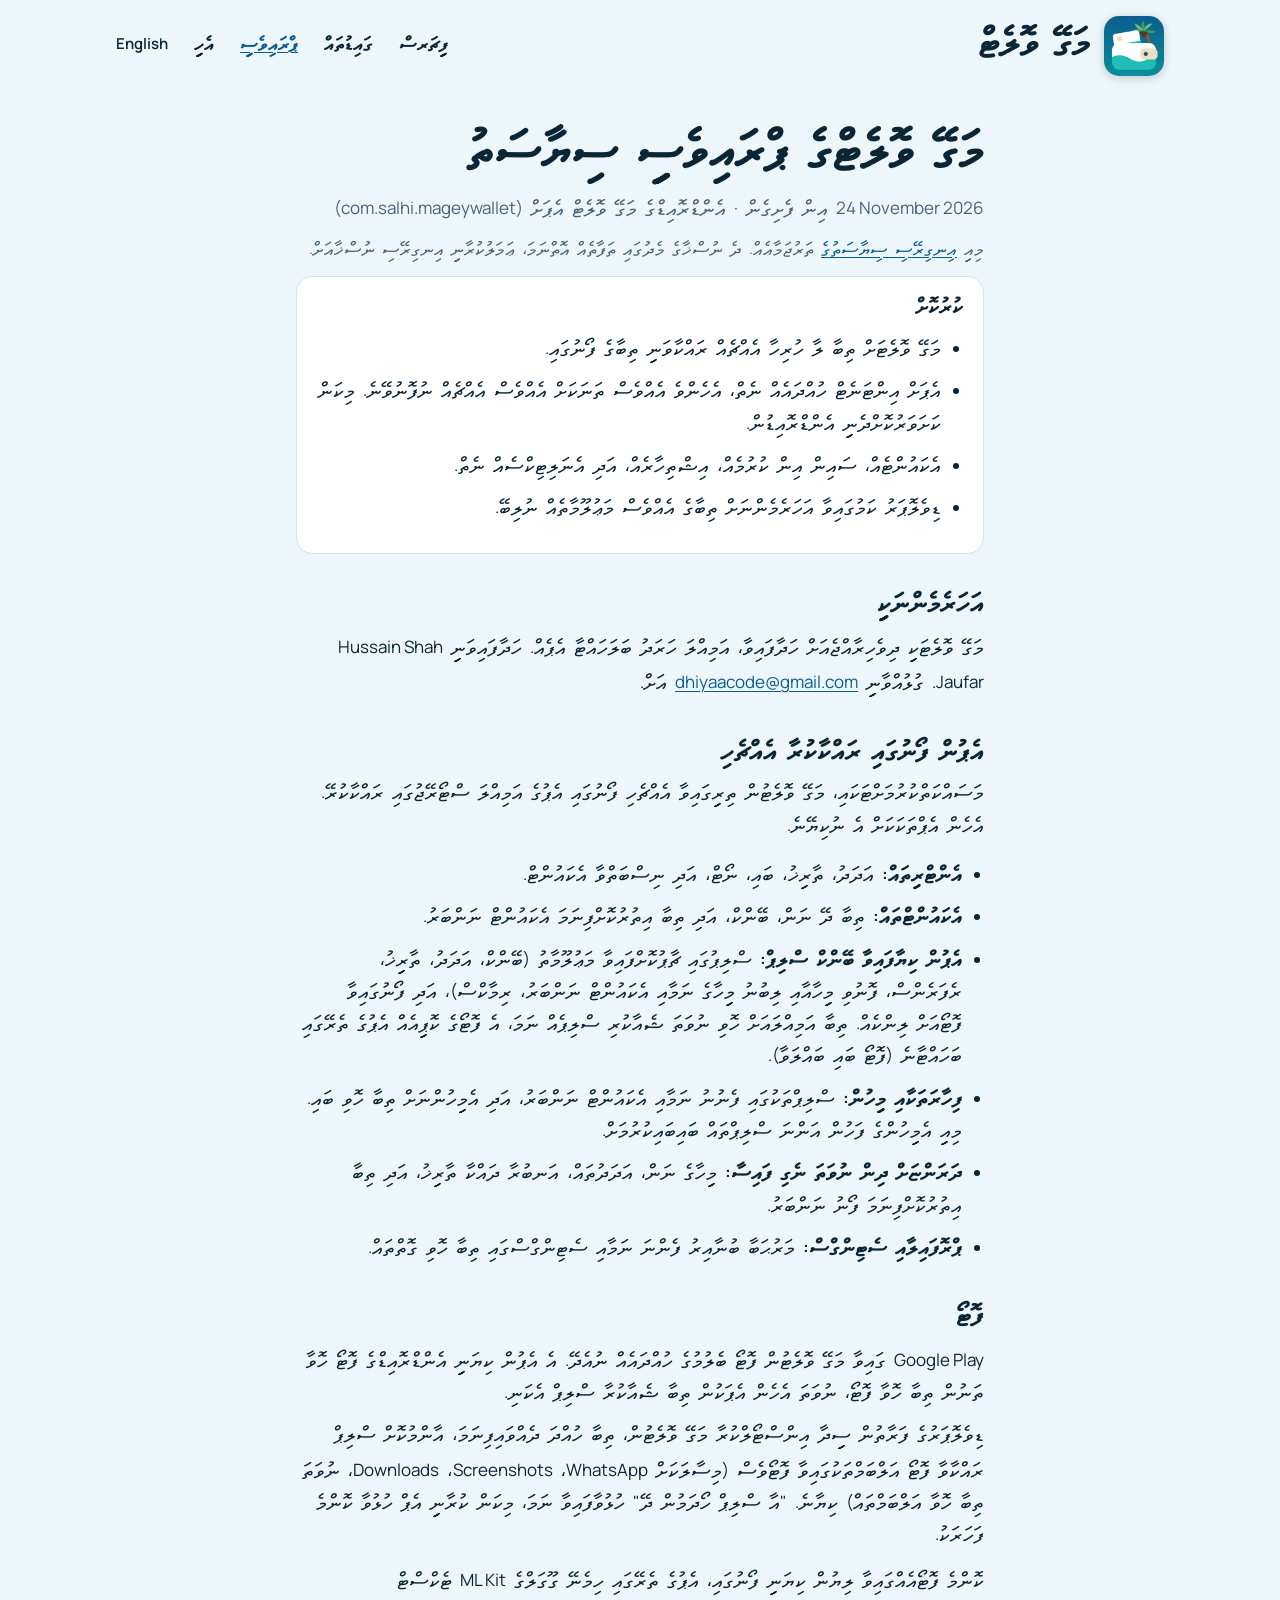
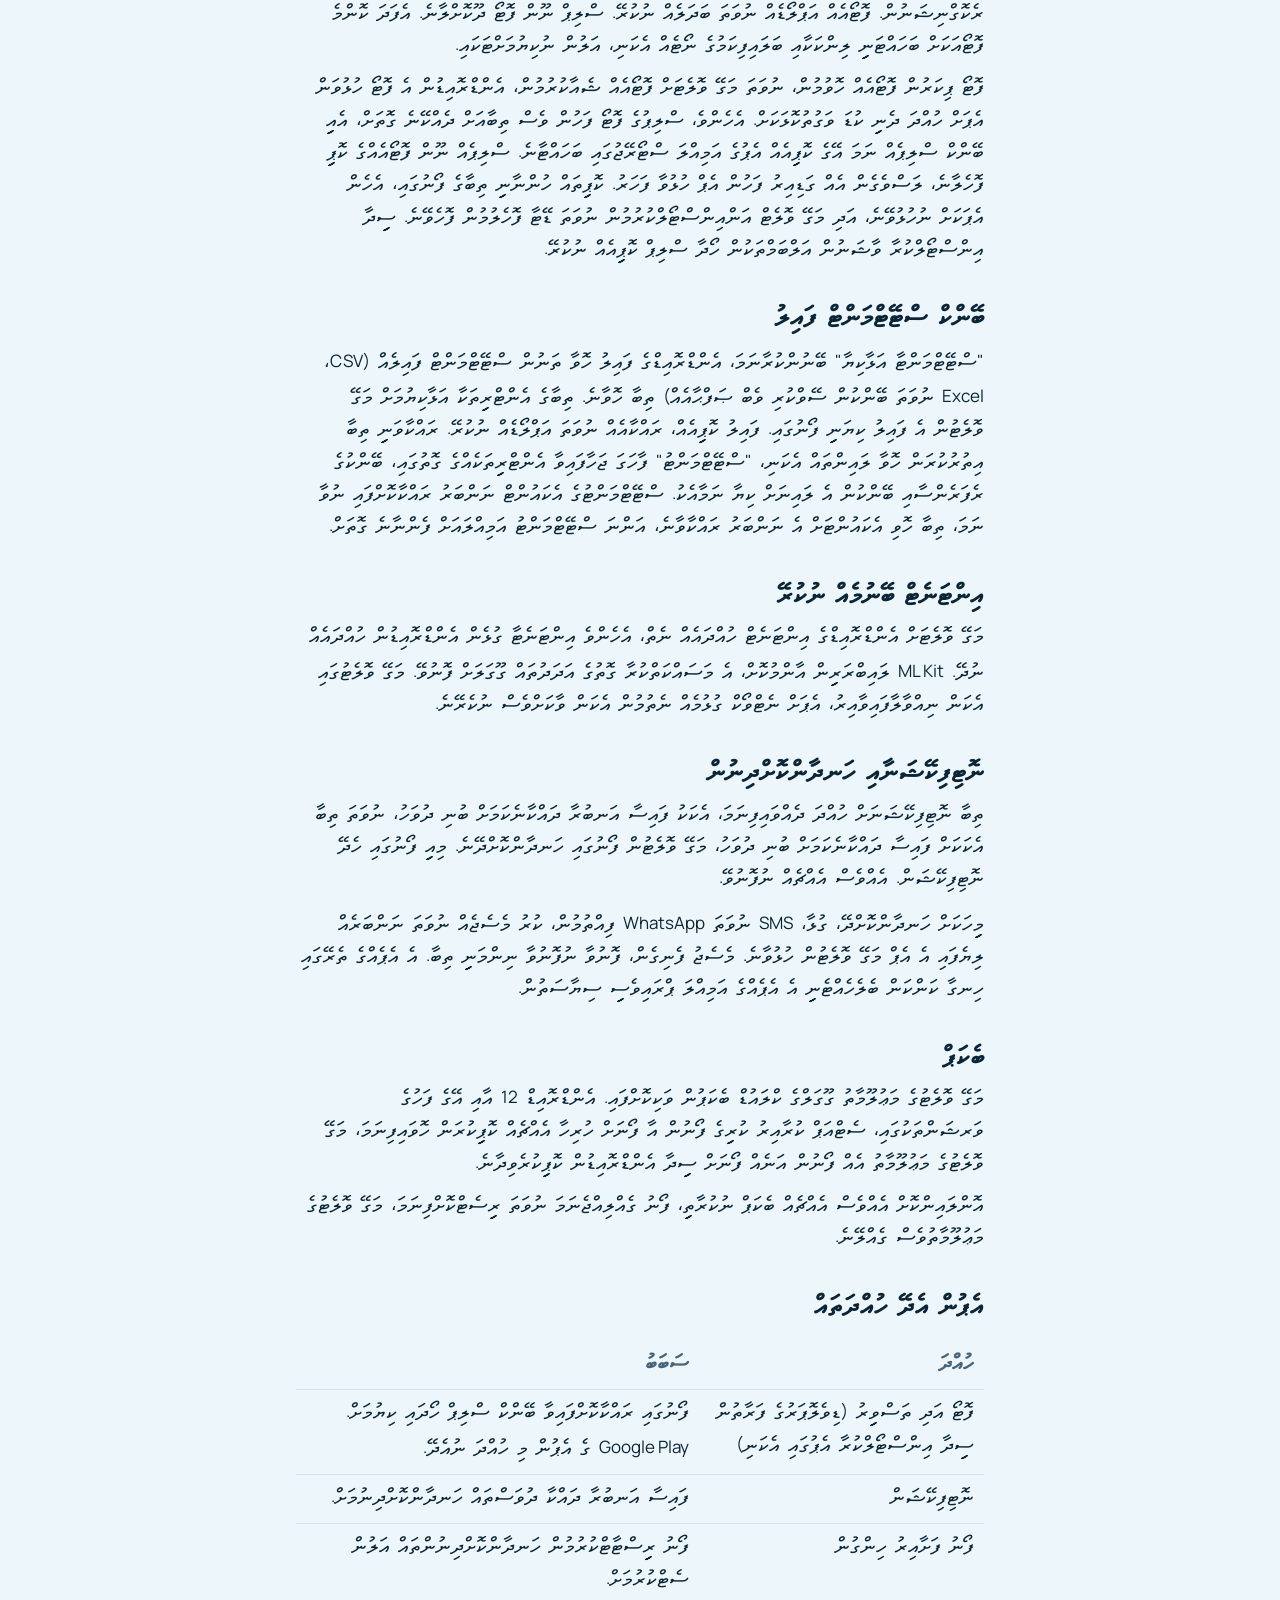
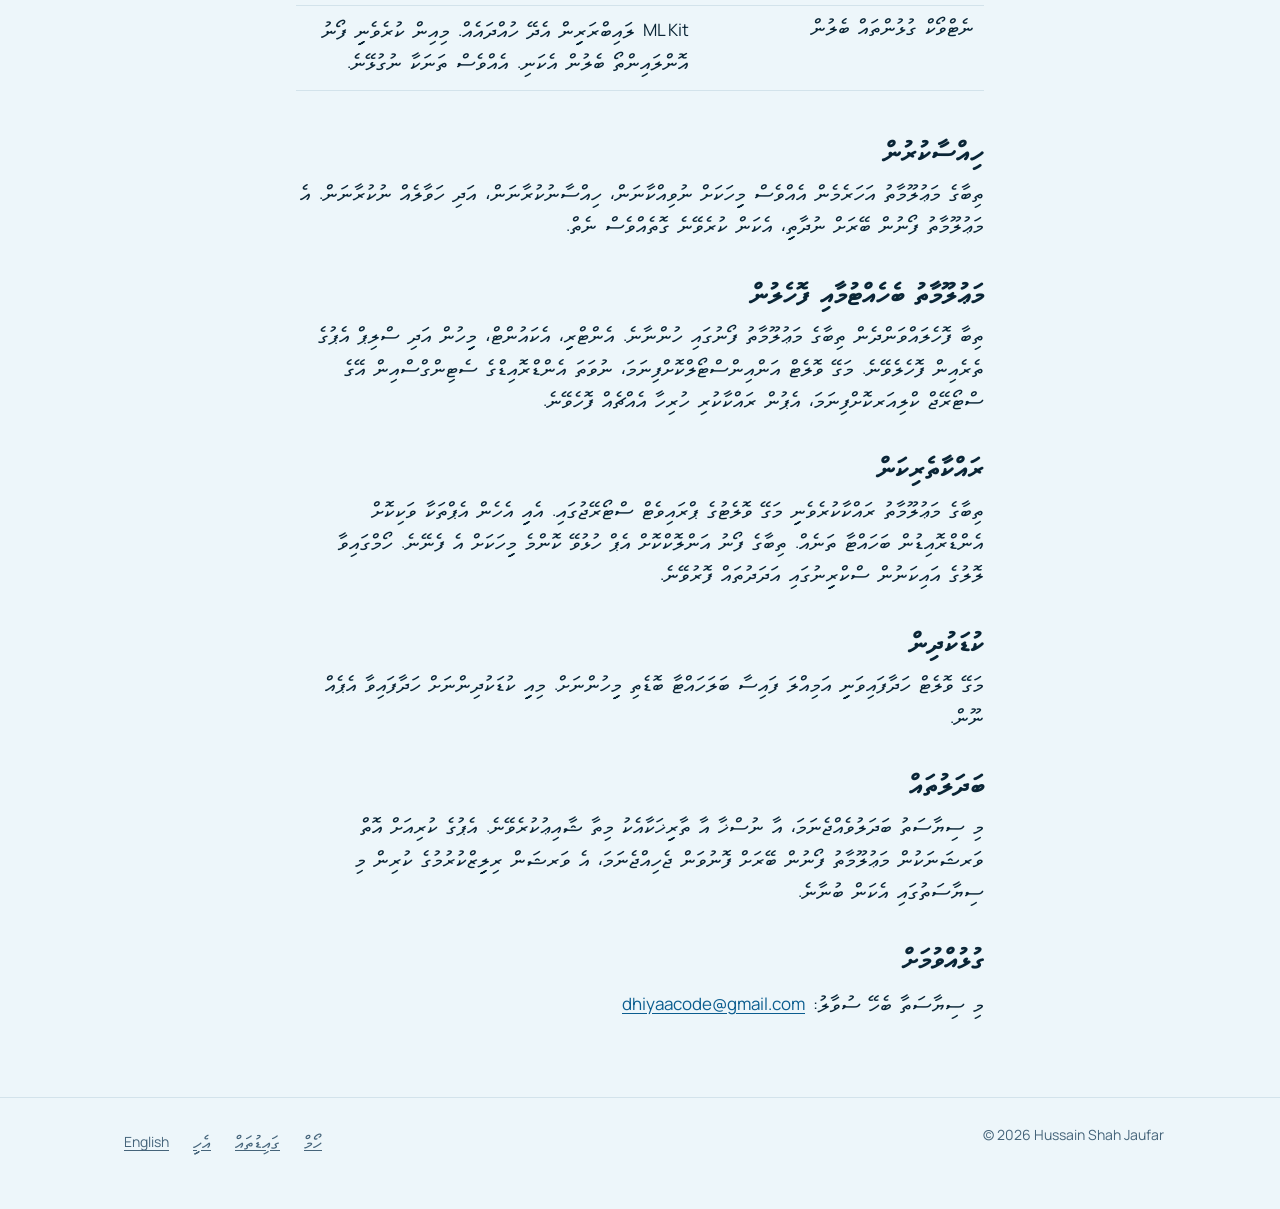
<file: dv/privacy.html>
<!doctype html>
<html lang="dv" dir="rtl">
<head>
<meta charset="utf-8">
<meta name="viewport" content="width=device-width, initial-scale=1">
<title>މަގޭ ވޮލެޓްގެ ޕްރައިވެސީ ސިޔާސަތު</title>
<meta name="description" content="މަގޭ ވޮލެޓުން ހުރިހާ އެއްޗެއް ފޯނުގައި ބަހައްޓާ. އިންޓަނެޓެއް، އެކައުންޓެއް، އިޝްތިހާރެއް، އެނަލިޓިކްސެއް ނެތް.">
<meta name="theme-color" content="#0b5d8f">
<link rel="canonical" href="https://dhiyaacode.github.io/mageywallet-site/dv/privacy.html">
<link rel="alternate" hreflang="en" href="https://dhiyaacode.github.io/mageywallet-site/privacy.html">
<link rel="alternate" hreflang="dv" href="https://dhiyaacode.github.io/mageywallet-site/dv/privacy.html">
<link rel="icon" type="image/png" sizes="32x32" href="../assets/favicon-32.png">
<link rel="apple-touch-icon" href="../assets/apple-touch-icon.png">
<link rel="preconnect" href="https://fonts.googleapis.com">
<link rel="preconnect" href="https://fonts.gstatic.com" crossorigin>
<link rel="stylesheet" href="https://fonts.googleapis.com/css2?family=Bricolage+Grotesque:wght@700&family=Manrope:wght@400;600;700&display=swap">
<link rel="preload" href="../assets/fonts/OpenThaana-Regular.woff2" as="font" type="font/woff2" crossorigin>
<link rel="stylesheet" href="../assets/style.css">
</head>
<body>
<a class="skip" href="#main">ސީދާ ތެރެއަށް</a>
<header class="site-header">
  <div class="wrap">
    <a class="brand" href="./"><img src="../assets/icon-192.png" alt="" width="60" height="60">މަގޭ ވޮލެޓް</a>
    <nav class="site-nav" aria-label="މައި">
      <a href="./#features">ފީޗަރސް</a>
      <a href="guides.html">ގައިޑުތައް</a>
      <a href="privacy.html" aria-current="page">ޕްރައިވެސީ</a>
      <a href="support.html">އެހީ</a>
      <a href="../privacy.html" hreflang="en" lang="en" dir="ltr">English</a>
    </nav>
  </div>
</header>

<main id="main" class="page">
<div class="wrap narrow">
<h1>މަގޭ ވޮލެޓްގެ ޕްރައިވެސީ ސިޔާސަތު</h1>
<p class="meta"><span class="ltr">24 November 2026</span> އިން ފެށިގެން · އެންޑްރޮއިޑްގެ މަގޭ ވޮލެޓް އެޕަށް (<span class="ltr">com.salhi.mageywallet</span>)</p>
<p class="note">މިއީ <a href="../privacy.html" hreflang="en">އިނގިރޭސި ސިޔާސަތުގެ</a> ތަރުޖަމާއެއް. ދެ ނުސްޚާގެ މެދުގައި ތަފާތެއް އޮތްނަމަ، ޢަމަލުކުރާނީ އިނގިރޭސި ނުސްޚާއަށް.</p>

<div class="summary">
<p><strong>ކުރުކޮށް</strong></p>
<ul>
  <li>މަގޭ ވޮލެޓަށް ތިބާ ލާ ހުރިހާ އެއްޗެއް ރައްކާވަނީ ތިބާގެ ފޯނުގައި.</li>
  <li>އެޕަށް އިންޓަނެޓް ހުއްދައެއް ނެތް، އެހެންވެ އެއްވެސް ތަނަކަށް އެއްވެސް އެއްޗެއް ނުފޮނުވޭނެ. މިކަން ކަށަވަރުކޮށްދެނީ އެންޑްރޮއިޑުން.</li>
  <li>އެކައުންޓެއް، ސައިން އިން ކުރުމެއް، އިޝްތިހާރެއް، އަދި އެނަލިޓިކްސެއް ނެތް.</li>
  <li>ޑިވެލޮޕަރު ކަމުގައިވާ އަހަރެމެންނަށް ތިބާގެ އެއްވެސް މަޢުލޫމާތެއް ނުލިބޭ.</li>
</ul>
</div>

<h2>އަހަރެމެންނަކީ</h2>
<p>މަގޭ ވޮލެޓަކީ ދިވެހިރާއްޖެއަށް ހަދާފައިވާ، އަމިއްލަ ހަރަދު ބަލަހައްޓާ އެޕެއް. ހަދާފައިވަނީ <span class="ltr">Hussain Shah Jaufar</span>. ގުޅުއްވާނީ <a class="ltr" href="mailto:dhiyaacode@gmail.com">dhiyaacode@gmail.com</a> އަށް.</p>

<h2>އެޕުން ފޯނުގައި ރައްކާކުރާ އެއްޗެހި</h2>
<p>މަސައްކަތްކުރުމަށްޓަކައި، މަގޭ ވޮލެޓުން ތިރީގައިވާ އެއްޗެހި ފޯނުގައި އެޕުގެ އަމިއްލަ ސްޓޯރޭޖުގައި ރައްކާކުރޭ. އެހެން އެޕްތަކަކަށް އެ ނުކިޔޭނެ.</p>
<ul>
  <li><strong>އެންޓްރީތައް:</strong> އަދަދު، ތާރީޚު، ބައި، ނޯޓް، އަދި ނިސްބަތްވާ އެކައުންޓް.</li>
  <li><strong>އެކައުންޓްތައް:</strong> ތިބާ ދޭ ނަން، ބޭންކް، އަދި ތިބާ އިތުރުކޮށްފިނަމަ އެކައުންޓް ނަންބަރު.</li>
  <li><strong>އެޕުން ކިޔާފައިވާ ބޭންކް ސްލިޕް:</strong> ސްލިޕުގައި ޗާޕުކޮށްފައިވާ މަޢުލޫމާތު (ބޭންކް، އަދަދު، ތާރީޚު، ރެފަރެންސް، ފޮނުވި މީހާއާއި ލިބުނު މީހާގެ ނަމާއި އެކައުންޓް ނަންބަރު، ރިމާކްސް)، އަދި ފޯނުގައިވާ ފޮޓޯއަށް ލިންކެއް. ތިބާ އަމިއްލައަށް ހޮވި ނުވަތަ ޝެއާކުރި ސްލިޕެއް ނަމަ، އެ ފޮޓޯގެ ކޮޕީއެއް އެޕުގެ ތެރޭގައި ބަހައްޓާނެ (ފޮޓޯ ބައި ބައްލަވާ).</li>
  <li><strong>ފިހާރަތަކާއި މީހުން:</strong> ސްލިޕްތަކުގައި ފެނުނު ނަމާއި އެކައުންޓް ނަންބަރު، އަދި އެމީހުންނަށް ތިބާ ހޮވި ބައި. މިއީ އެމީހުންގެ ފަހުން އަންނަ ސްލިޕްތައް ބައިބައިކުރުމަށް.</li>
  <li><strong>ދަރަންޏަށް ދިން ނުވަތަ ނެގި ފައިސާ:</strong> މީހާގެ ނަން، އަދަދުތައް، އަނބުރާ ދައްކާ ތާރީޚު، އަދި ތިބާ އިތުރުކޮށްފިނަމަ ފޯނު ނަންބަރު.</li>
  <li><strong>ޕްރޮފައިލާއި ސެޓިންގްސް:</strong> މަރުޙަބާ ބުނާއިރު ފެންނަ ނަމާއި ސެޓިންގްސްގައި ތިބާ ހޮވި ގޮތްތައް.</li>
</ul>

<h2>ފޮޓޯ</h2>
<p><span class="ltr">Google Play</span> ގައިވާ މަގޭ ވޮލެޓުން ފޮޓޯ ބެލުމުގެ ހުއްދައެއް ނުއެދޭ. އެ އެޕުން ކިޔަނީ އެންޑްރޮއިޑްގެ ފޮޓޯ ހޮވާ ތަނުން ތިބާ ހޮވާ ފޮޓޯ، ނުވަތަ އެހެން އެޕަކުން ތިބާ ޝެއާކުރާ ސްލިޕް އެކަނި.</p>
<p>ޑިވެލޮޕަރުގެ ފަރާތުން ސީދާ އިންސްޓޯލްކުރާ މަގޭ ވޮލެޓުން، ތިބާ ހުއްދަ ދެއްވައިފިނަމަ، އާންމުކޮށް ސްލިޕް ރައްކާވާ ފޮޓޯ އަލްބަމްތަކުގައިވާ ފޮޓޯވެސް (މިސާލަކަށް <span class="ltr">WhatsApp</span>، <span class="ltr">Screenshots</span>، <span class="ltr">Downloads</span>، ނުވަތަ ތިބާ ހޮވާ އަލްބަމްތައް) ކިޔާނެ. "އާ ސްލިޕް ހޯދަމުން ދޭ" ހުޅުވާފައިވާ ނަމަ، މިކަން ކުރާނީ އެޕް ހުޅުވާ ކޮންމެ ފަހަރަކު.</p>
<p>ކޮންމެ ފޮޓޯއެއްގައިވާ ލިޔުން ކިޔަނީ ފޯނުގައި، އެޕުގެ ތެރޭގައި ހިމެނޭ ގޫގަލްގެ <span class="ltr">ML Kit</span> ޓެކްސްޓް ރެކޮގްނިޝަނުން. ފޮޓޯއެއް އަޕްލޯޑެއް ނުވަތަ ބަދަލެއް ނުކުރޭ. ސްލިޕް ނޫން ފޮޓޯ ދޫކޮށްލާނެ. އެފަދަ ކޮންމެ ފޮޓޯއަކަށް ބަހައްޓަނީ ލިންކަކާއި ބަލައިފިކަމުގެ ނޯޓެއް އެކަނި، އަލުން ނުކިޔުމަށްޓަކައި.</p>
<p>ފޮޓޯ ޕިކަރުން ފޮޓޯއެއް ހޮވުމުން، ނުވަތަ މަގޭ ވޮލެޓަށް ފޮޓޯއެއް ޝެއާކުރުމުން، އެންޑްރޮއިޑުން އެ ފޮޓޯ ހުޅުވަން އެޕަށް ހުއްދަ ދެނީ ކުޑަ ވަގުތުކޮޅަކަށް. އެހެންވެ، ސްލިޕުގެ ފޮޓޯ ފަހުން ވެސް ތިބާއަށް ދެއްކޭނެ ގޮތަށް، އެއީ ބޭންކް ސްލިޕެއް ނަމަ އޭގެ ކޮޕީއެއް އެޕުގެ އަމިއްލަ ސްޓޯރޭޖުގައި ބަހައްޓާނެ. ސްލިޕެއް ނޫން ފޮޓޯއެއްގެ ކޮޕީ ފޮހެލާނެ، ލަސްވެގެން އެއް ގަޑިއިރު ފަހުން އެޕް ހުޅުވާ ފަހަރު. ކޮޕީތައް ހުންނާނީ ތިބާގެ ފޯނުގައި، އެހެން އެޕަކަށް ނުހުޅުވޭނެ، އަދި މަގޭ ވޮލެޓް އަންއިންސްޓޯލްކުރުމުން ނުވަތަ ޑޭޓާ ފޮހެލުމުން ފޮހެވޭނެ. ސީދާ އިންސްޓޯލްކުރާ ވާޝަނުން އަލްބަމްތަކުން ހޯދާ ސްލިޕް ކޮޕީއެއް ނުކުރޭ.</p>

<h2>ބޭންކް ސްޓޭޓްމަންޓް ފައިލު</h2>
<p>"ސްޓޭޓްމަންޓާ އަޅާކިޔާ" ބޭނުންކުރާނަމަ، އެންޑްރޮއިޑްގެ ފައިލު ހޮވާ ތަނުން ސްޓޭޓްމަންޓް ފައިލެއް (<span class="ltr">CSV</span>، <span class="ltr">Excel</span> ނުވަތަ ބޭންކުން ސޭވްކުރި ވެބް ޞަފްޙާއެއް) ތިބާ ހޮވާނެ. ތިބާގެ އެންޓްރީތަކާ އަޅާކިޔުމަށް މަގޭ ވޮލެޓުން އެ ފައިލު ކިޔަނީ ފޯނުގައި. ފައިލު ކޮޕީއެއް، ރައްކާއެއް ނުވަތަ އަޕްލޯޑެއް ނުކުރޭ. ރައްކާވަނީ ތިބާ އިތުރުކުރަން ހޮވާ ލައިންތައް އެކަނި، "ސްޓޭޓްމަންޓު" ފާހަގަ ޖަހާފައިވާ އެންޓްރީތަކެއްގެ ގޮތުގައި، ބޭންކުގެ ރެފަރެންސާއި ބޭންކުން އެ ލައިނަށް ކިޔާ ނަމާއެކު. ސްޓޭޓްމަންޓުގެ އެކައުންޓް ނަންބަރު ރައްކާކޮށްފައި ނުވާ ނަމަ، ތިބާ ހޮވި އެކައުންޓަށް އެ ނަންބަރު ރައްކާވާނެ، އަންނަ ސްޓޭޓްމަންޓު އަމިއްލައަށް ފެންނާނެ ގޮތަށް.</p>

<h2>އިންޓަނެޓް ބޭނުމެއް ނުކުރޭ</h2>
<p>މަގޭ ވޮލެޓަށް އެންޑްރޮއިޑްގެ އިންޓަނެޓް ހުއްދައެއް ނެތް، އެހެންވެ އިންޓަނެޓާ ގުޅެން އެންޑްރޮއިޑުން ހުއްދައެއް ނުދޭ. <span class="ltr">ML Kit</span> ލައިބްރަރީން އާންމުކޮށް، އެ މަސައްކަތްކުރާ ގޮތުގެ އަދަދުތައް ގޫގަލަށް ފޮނުވޭ. މަގޭ ވޮލެޓުގައި އެކަން ނިއްވާލާފައިވާއިރު، އެޕަށް ނެޓްވޯކް ގުޅުމެއް ނެތުމުން އެކަން ވާކަށްވެސް ނުކެރޭނެ.</p>

<h2>ނޮޓިފިކޭޝަނާއި ހަނދާންކޮށްދިނުން</h2>
<p>ތިބާ ނޮޓިފިކޭޝަނަށް ހުއްދަ ދެއްވައިފިނަމަ، އެކަކު ފައިސާ އަނބުރާ ދައްކާނެކަމަށް ބުނި ދުވަހު، ނުވަތަ ތިބާ އެކަކަށް ފައިސާ ދައްކާނެކަމަށް ބުނި ދުވަހު، މަގޭ ވޮލެޓުން ފޯނުގައި ހަނދާންކޮށްދޭނެ. މިއީ ފޯނުގައި ހެދޭ ނޮޓިފިކޭޝަން. އެއްވެސް އެއްޗެއް ނުފޮނުވޭ.</p>
<p>މީހަކަށް ހަނދާންކޮށްދޭ، ގުޅާ، <span class="ltr">SMS</span> ނުވަތަ <span class="ltr">WhatsApp</span> ފިއްތުމުން، ކުރު މެސެޖެއް ނުވަތަ ނަންބަރެއް ލިޔެފައި އެ އެޕް މަގޭ ވޮލެޓުން ހުޅުވާނެ. މެސެޖު ފެނިގެން، ފޮނުވާ ނުފޮނުވާ ނިންމަނީ ތިބާ. އެ އެޕެއްގެ ތެރޭގައި ހިނގާ ކަންކަން ބެލެހެއްޓެނީ އެ އެޕެއްގެ އަމިއްލަ ޕްރައިވެސީ ސިޔާސަތުން.</p>

<h2>ބެކަޕް</h2>
<p>މަގޭ ވޮލެޓުގެ މަޢުލޫމާތު ގޫގަލްގެ ކްލައުޑް ބެކަޕުން ވަކިކޮށްފައި. އެންޑްރޮއިޑް 12 އާއި އޭގެ ފަހުގެ ވަރޝަންތަކުގައި، ސެޓްއަޕް ކުރާއިރު ކުރީގެ ފޯނުން އާ ފޯނަށް ހުރިހާ އެއްޗެއް ކޮޕީކުރަން ހޮވައިފިނަމަ، މަގޭ ވޮލެޓުގެ މަޢުލޫމާތު އެއް ފޯނުން އަނެއް ފޯނަށް ސީދާ އެންޑްރޮއިޑުން ކޮޕީކުރެވިދާނެ.</p>
<p>އޮންލައިންކޮށް އެއްވެސް އެއްޗެއް ބެކަޕް ނުކުރާތީ، ފޯނު ގެއްލިއްޖެނަމަ ނުވަތަ ރީސެޓްކޮށްފިނަމަ، މަގޭ ވޮލެޓުގެ މަޢުލޫމާތުވެސް ގެއްލޭނެ.</p>

<h2>އެޕުން އެދޭ ހުއްދަތައް</h2>
<div class="table-scroll"><table>
  <tr><th>ހުއްދަ</th><th>ސަބަބު</th></tr>
  <tr><td>ފޮޓޯ އަދި ތަސްވީރު (ޑިވެލޮޕަރުގެ ފަރާތުން ސީދާ އިންސްޓޯލްކުރާ އެޕުގައި އެކަނި)</td><td>ފޯނުގައި ރައްކާކޮށްފައިވާ ބޭންކް ސްލިޕް ހޯދައި ކިޔުމަށް. <span class="ltr">Google Play</span> ގެ އެޕުން މި ހުއްދަ ނުއެދޭ.</td></tr>
  <tr><td>ނޮޓިފިކޭޝަން</td><td>ފައިސާ އަނބުރާ ދައްކާ ދުވަސްތައް ހަނދާންކޮށްދިނުމަށް.</td></tr>
  <tr><td>ފޯނު ފަށާއިރު ހިންގުން</td><td>ފޯނު ރީސްޓާޓްކުރުމުން ހަނދާންކޮށްދިނުންތައް އަލުން ސެޓްކުރުމަށް.</td></tr>
  <tr><td>ނެޓްވޯކް ގުޅުންތައް ބެލުން</td><td><span class="ltr">ML Kit</span> ލައިބްރަރީން އެދޭ ހުއްދައެއް. މިއިން ކުރެވެނީ ފޯނު އޮންލައިންތޯ ބެލުން އެކަނި. އެއްވެސް ތަނަކާ ނުގުޅޭނެ.</td></tr>
</table></div>

<h2>ހިއްސާކުރުން</h2>
<p>ތިބާގެ މަޢުލޫމާތު އަހަރެމެން އެއްވެސް މީހަކަށް ނުވިއްކާނަން، ހިއްސާނުކުރާނަން، އަދި ހަވާލެއް ނުކުރާނަން. އެ މަޢުލޫމާތު ފޯނުން ބޭރަށް ނުދާތީ، އެކަން ކުރެވޭނެ ގޮތެއްވެސް ނެތް.</p>

<h2>މަޢުލޫމާތު ބެހެއްޓުމާއި ފޮހެލުން</h2>
<p>ތިބާ ފޮހެލައްވަންދެން ތިބާގެ މަޢުލޫމާތު ފޯނުގައި ހުންނާނެ. އެންޓްރީ، އެކައުންޓް، މީހުން އަދި ސްލިޕް އެޕުގެ ތެރެއިން ފޮހެލެވޭނެ. މަގޭ ވޮލެޓް އަންއިންސްޓޯލްކޮށްފިނަމަ، ނުވަތަ އެންޑްރޮއިޑްގެ ސެޓިންގްސްއިން އޭގެ ސްޓޯރޭޖް ކްލިއަރކޮށްފިނަމަ، އެޕުން ރައްކާކުރި ހުރިހާ އެއްޗެއް ފޮހެވޭނެ.</p>

<h2>ރައްކާތެރިކަން</h2>
<p>ތިބާގެ މަޢުލޫމާތު ރައްކާކުރެވެނީ މަގޭ ވޮލެޓުގެ ޕްރައިވެޓް ސްޓޯރޭޖުގައި. އެއީ އެހެން އެޕްތަކާ ވަކިކޮށް އެންޑްރޮއިޑުން ބަހައްޓާ ތަނެއް. ތިބާގެ ފޯނު އަންލޮކްކޮށް އެޕް ހުޅުވޭ ކޮންމެ މީހަކަށް އެ ފެނޭނެ. ހޯމްގައިވާ ލޮލުގެ އައިކަނުން ސްކްރީނުގައި އަދަދުތައް ފޮރުވޭނެ.</p>

<h2>ކުޑަކުދިން</h2>
<p>މަގޭ ވޮލެޓް ހަދާފައިވަނީ އަމިއްލަ ފައިސާ ބަލަހައްޓާ ބޮޑެތި މީހުންނަށް. މިއީ ކުޑަކުދިންނަށް ހަދާފައިވާ އެޕެއް ނޫން.</p>

<h2>ބަދަލުތައް</h2>
<p>މި ސިޔާސަތު ބަދަލުވެއްޖެނަމަ، އާ ނުސްޚާ އާ ތާރީޚަކާއެކު މިތާ ޝާއިޢުކުރެވޭނެ. އެޕުގެ ކުރިއަށް އޮތް ވަރޝަނަކުން މަޢުލޫމާތު ފޯނުން ބޭރަށް ފޮނުވަން ޖެހިއްޖެނަމަ، އެ ވަރޝަން ރިލީޒްކުރުމުގެ ކުރިން މި ސިޔާސަތުގައި އެކަން ބުނާނެ.</p>

<h2>ގުޅުއްވުމަށް</h2>
<p>މި ސިޔާސަތާ ބެހޭ ސުވާލު: <a class="ltr" href="mailto:dhiyaacode@gmail.com">dhiyaacode@gmail.com</a></p>
</div>
</main>

<footer class="site-footer">
  <div class="wrap">
    <span class="ltr">© 2026 Hussain Shah Jaufar</span>
    <nav aria-label="ފޫޓަރ">
      <a href="./">ހޯމް</a>
      <a href="guides.html">ގައިޑުތައް</a>
      <a href="support.html">އެހީ</a>
      <a href="../privacy.html" hreflang="en" lang="en" dir="ltr">English</a>
    </nav>
  </div>
</footer>
</body>
</html>
</file>
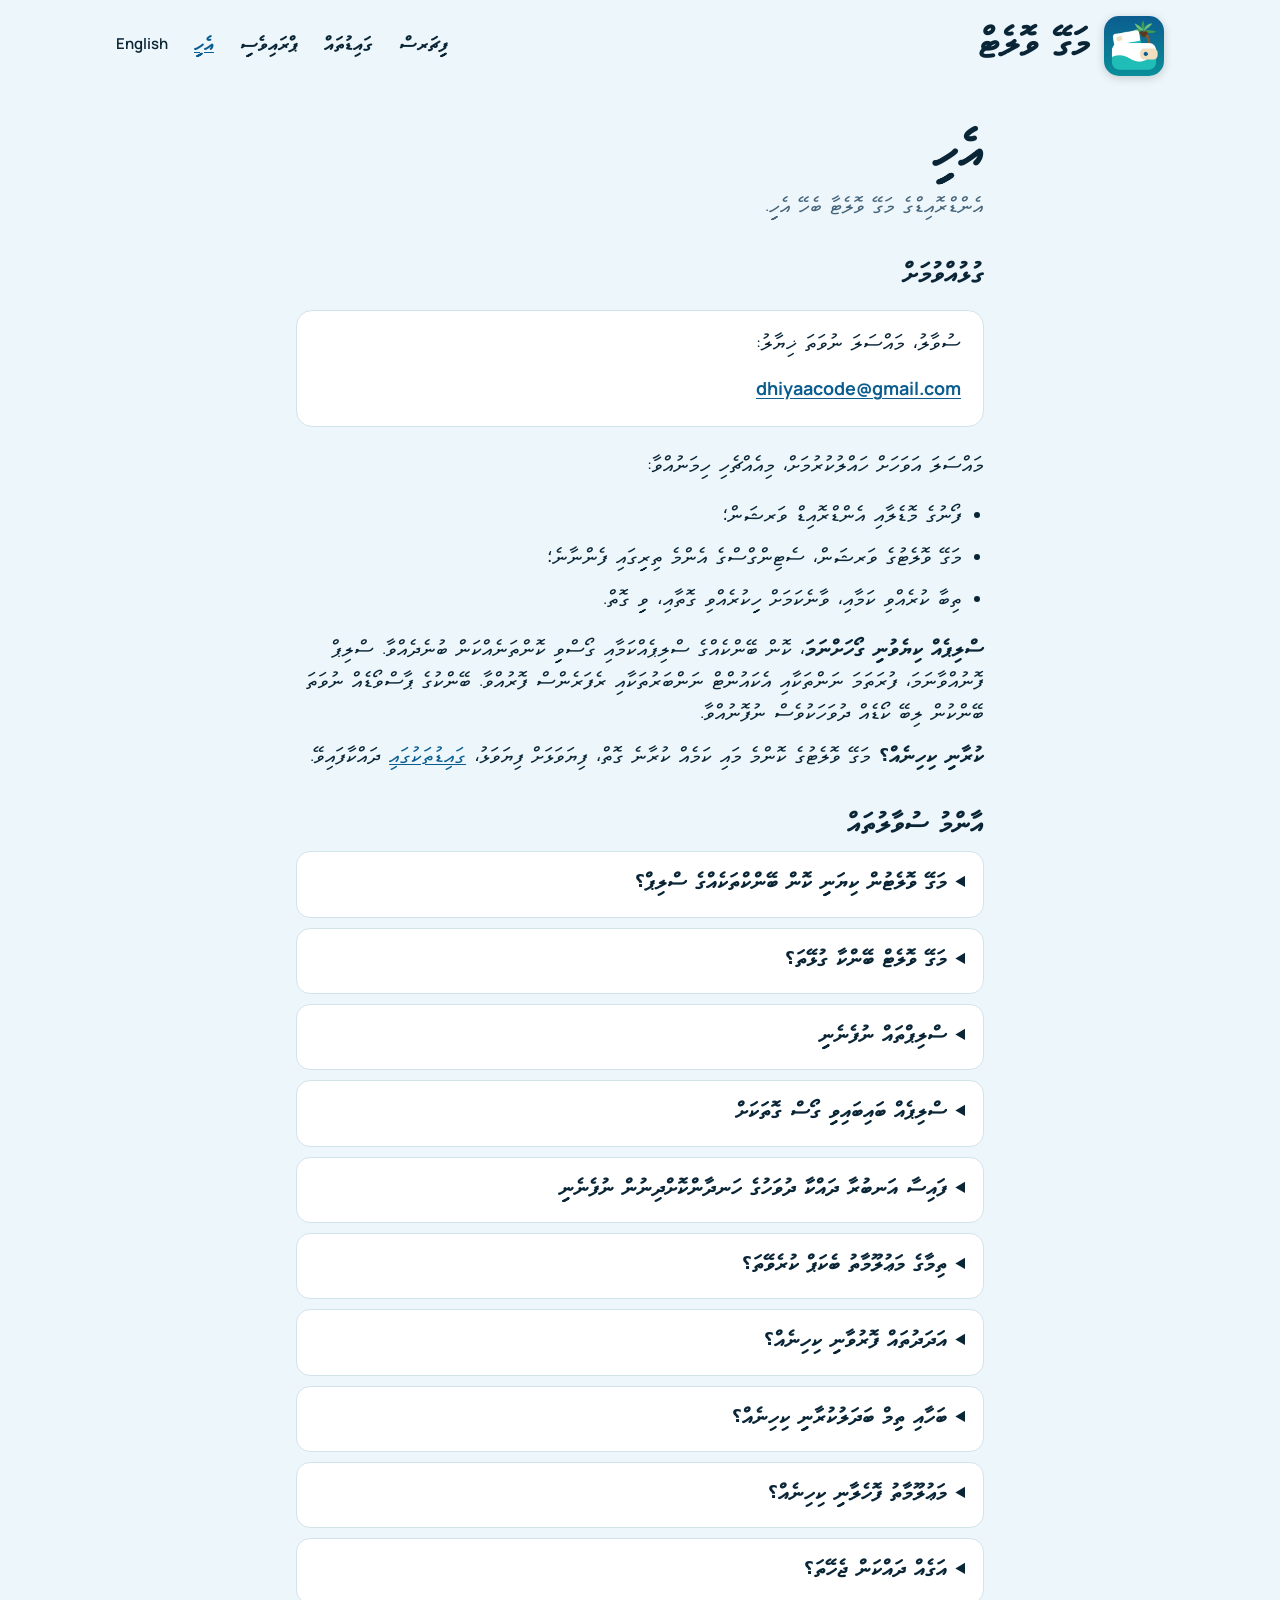
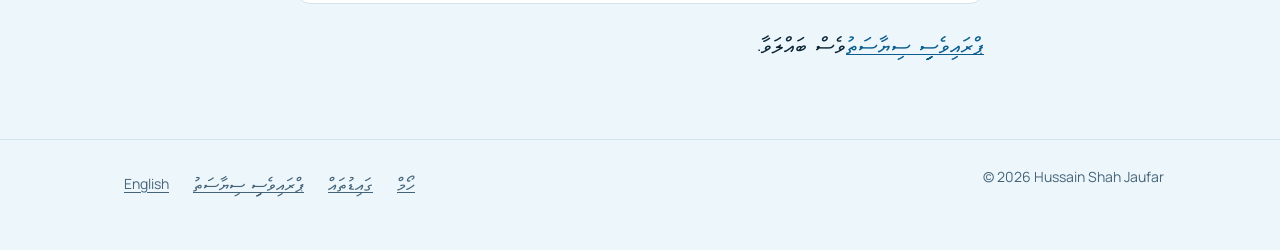
<file: dv/support.html>
<!doctype html>
<html lang="dv" dir="rtl">
<head>
<meta charset="utf-8">
<meta name="viewport" content="width=device-width, initial-scale=1">
<title>މަގޭ ވޮލެޓް: އެހީ</title>
<meta name="description" content="މަގޭ ވޮލެޓާ ބެހޭ އެހީ: ބޭންކް ސްލިޕް ކިޔުން، ހަނދާންކޮށްދިނުން، އާ ފޯނަކަށް ބަދަލުވުން، މަޢުލޫމާތު ފޮހެލުން، އަދި ޑިވެލޮޕަރާ ގުޅޭނެ ގޮތް.">
<meta name="theme-color" content="#0b5d8f">
<link rel="canonical" href="https://dhiyaacode.github.io/mageywallet-site/dv/support.html">
<link rel="alternate" hreflang="en" href="https://dhiyaacode.github.io/mageywallet-site/support.html">
<link rel="alternate" hreflang="dv" href="https://dhiyaacode.github.io/mageywallet-site/dv/support.html">
<link rel="icon" type="image/png" sizes="32x32" href="../assets/favicon-32.png">
<link rel="apple-touch-icon" href="../assets/apple-touch-icon.png">
<link rel="preconnect" href="https://fonts.googleapis.com">
<link rel="preconnect" href="https://fonts.gstatic.com" crossorigin>
<link rel="stylesheet" href="https://fonts.googleapis.com/css2?family=Bricolage+Grotesque:wght@700&family=Manrope:wght@400;600;700&display=swap">
<link rel="preload" href="../assets/fonts/OpenThaana-Regular.woff2" as="font" type="font/woff2" crossorigin>
<link rel="stylesheet" href="../assets/style.css">
</head>
<body>
<a class="skip" href="#main">ސީދާ ތެރެއަށް</a>
<header class="site-header">
  <div class="wrap">
    <a class="brand" href="./"><img src="../assets/icon-192.png" alt="" width="60" height="60">މަގޭ ވޮލެޓް</a>
    <nav class="site-nav" aria-label="މައި">
      <a href="./#features">ފީޗަރސް</a>
      <a href="guides.html">ގައިޑުތައް</a>
      <a href="privacy.html">ޕްރައިވެސީ</a>
      <a href="support.html" aria-current="page">އެހީ</a>
      <a href="../support.html" hreflang="en" lang="en" dir="ltr">English</a>
    </nav>
  </div>
</header>

<main id="main" class="page">
<div class="wrap narrow">
<h1>އެހީ</h1>
<p class="meta">އެންޑްރޮއިޑްގެ މަގޭ ވޮލެޓާ ބެހޭ އެހީ.</p>

<h2>ގުޅުއްވުމަށް</h2>
<div class="contact-box">
  <p>ސުވާލު، މައްސަލަ ނުވަތަ ޚިޔާލު:</p>
  <a class="ltr" href="mailto:dhiyaacode@gmail.com?subject=Mageywallet">dhiyaacode@gmail.com</a>
</div>
<p>މައްސަލަ އަވަހަށް ހައްލުކުރުމަށް، މިއެއްޗެހި ހިމަނުއްވާ:</p>
<ul>
  <li>ފޯނުގެ މޮޑެލާއި އެންޑްރޮއިޑް ވަރޝަން؛</li>
  <li>މަގޭ ވޮލެޓުގެ ވަރޝަން، ސެޓިންގްސްގެ އެންމެ ތިރީގައި ފެންނާނެ؛</li>
  <li>ތިބާ ކުރެއްވި ކަމާއި، ވާނެކަމަށް ހީކުރެއްވި ގޮތާއި، ވީ ގޮތް.</li>
</ul>
<p><strong>ސްލިޕެއް ކިޔެވުނީ ގޯހަށްނަމަ</strong>، ކޮން ބޭންކެއްގެ ސްލިޕެއްކަމާއި ގޯސްވީ ކޮންތަނެއްކަން ބުނެދެއްވާ. ސްލިޕް ފޮނުއްވާނަމަ، ފުރަތަމަ ނަންތަކާއި އެކައުންޓް ނަންބަރުތަކާއި ރެފަރެންސް ފޮރުއްވާ. ބޭންކުގެ ޕާސްވޯޑެއް ނުވަތަ ބޭންކުން ލިބޭ ކޯޑެއް ދުވަހަކުވެސް ނުފޮނުއްވާ.</p>

<p><strong>ކުރާނީ ކިހިނެއް؟</strong> މަގޭ ވޮލެޓުގެ ކޮންމެ މައި ކަމެއް ކުރާނެ ގޮތް، ފިޔަވަޅަށް ފިޔަވަޅު، <a href="guides.html">ގައިޑުތަކުގައި</a> ދައްކާފައިވޭ.</p>

<h2>އާންމު ސުވާލުތައް</h2>

<details>
  <summary>މަގޭ ވޮލެޓުން ކިޔަނީ ކޮން ބޭންކްތަކެއްގެ ސްލިޕް؟</summary>
  <p>ބީއެމްއެލް (<span class="ltr">Bank of Maldives</span>) އާއި އެމްއައިބީ (<span class="ltr">Maldives Islamic Bank</span>) ގެ ޓްރާންސްފަރ ސްލިޕާއި ބިލް ދެއްކި ސްލިޕް. ސްޓޭޓްމަންޓް އަޅާކިޔޭނީ ބީއެމްއެލްގެ <span class="ltr">CSV</span> ނުވަތަ <span class="ltr">Excel</span> ފައިލުން. އެހެން ބޭންކްތައް ފަހުން އިތުރުވެދާނެ.</p>
</details>

<details>
  <summary>މަގޭ ވޮލެޓް ބޭންކާ ގުޅޭތަ؟</summary>
  <p>ނޫން. ބޭންކަށް ލޮގިން އެއް ނުވޭ، އަދި ފައިސާއެއް ނުދެއްކޭނެ. ކިޔަނީ ހަމައެކަނި ތިބާގެ ފޯނުގައި ކުރިން ހުރި ސްލިޕްތައް. މަގޭ ވޮލެޓް ހަދާފައިވަނީ އެއްވެސް ބޭންކަކުން ނޫން، އަދި އެއްވެސް ބޭންކަކާ ގުޅުމެއް ނެތް.</p>
</details>

<details>
  <summary>ސްލިޕްތައް ނުފެނެނީ</summary>
  <ul>
    <li>މަގޭ ވޮލެޓުން އެދުމުން ފޮޓޯތަކަށް ހުއްދަ ދެއްވާ. ފަހުން އެންޑްރޮއިޑްގެ ސެޓިންގްސްގައި <span class="ltr">Apps › Mageywallet › Permissions</span> އިން މިކަން ބަދަލުކުރެވޭނެ.</li>
    <li>ބޭންކް ސްލިޕް ހޯދާ ސްކްރީނުގައި <em>ކޮންތާކު ބަލަންވީ</em> ހުޅުވައި، ސްލިޕް ހުރި އަލްބަމް ހޮވާފައިވޭތޯ ބައްލަވާ (މިސާލަކަށް <span class="ltr">WhatsApp</span>، <span class="ltr">Viber</span>، <span class="ltr">Screenshots</span> ނުވަތަ <span class="ltr">Downloads</span>).</li>
    <li>ކިހާ ދުރަށް ބަލަނީތޯ ބައްލަވާ. ކުރީގެ ސްލިޕްތަކަށް ދިގު މުއްދަތެއް ބޭނުންވާނެ.</li>
    <li>ސްލިޕެއް އަމިއްލައަށްވެސް ހޮވޭނެ، ނުވަތަ ވަޓްސްއެޕް، ވައިބަރ ނުވަތަ ބޭންކް އެޕުން މަގޭ ވޮލެޓަށް ޝެއާކުރެވޭނެ.</li>
  </ul>
</details>

<details>
  <summary>ސްލިޕެއް ބައިބައިވީ ގޯސް ގޮތަކަށް</summary>
  <p>އިތުރުކުރުމުގެ ކުރިން ސްލިޕަށް ފިއްތައި، ހަރަދެއް، ލިބުނު ފައިސާއެއް ނުވަތަ ތިބާގެ އެކައުންޓްތަކުގެ މެދުގައި ބަދަލުކުރި ފައިސާއެއްކަމާއި، އޭގެ ބައި ބަދަލުކުރައްވާ. ތިބާއަކީ ކޮންބައެއްކަން މަގޭ ވޮލެޓަށް އެނގެނީ ތިބާގެ ނަމާއި އެކައުންޓް ނަންބަރުތަކުން، އެހެންވެ ތިބާގެ އެކައުންޓްތަކުގައި އެކައުންޓް ނަންބަރު ޖައްސާފައިވޭތޯ ބައްލަވާ.</p>
</details>

<details>
  <summary>ފައިސާ އަނބުރާ ދައްކާ ދުވަހުގެ ހަނދާންކޮށްދިނުން ނުފެނެނީ</summary>
  <ul>
    <li>އެންޑްރޮއިޑްގެ ސެޓިންގްސްގައި މަގޭ ވޮލެޓަށް ނޮޓިފިކޭޝަންގެ ހުއްދަ ދެއްވާ.</li>
    <li>ބައެއް ފޯނުތަކުން ބެޓަރީ ސަލާމަތްކުރުމަށް ފަސްބިމުގައި ހިނގާ އެޕްތައް ހުއްޓުވާލާ. ހަނދާންކޮށްދިނުން ނުފެނިއްޖެނަމަ، މަގޭ ވޮލެޓަށް ފަސްބިމުގައި ހިނގުމުގެ ހުއްދަ ދެއްވާ، ނުވަތަ އޭގެ ބެޓަރީ އޮޕްޓިމައިޒޭޝަން ނިއްވާލައްވާ. މި ސެޓިންގް ހުންނަ ތަން ފޯނުގެ ބާވަތާ ލާޒިމުން ތަފާތުވާނެ.</li>
  </ul>
</details>

<details>
  <summary>ތިމާގެ މަޢުލޫމާތު ބެކަޕް ކުރެވޭތަ؟</summary>
  <p>ނޫން. މަގޭ ވޮލެޓަށް އިންޓަނެޓް ހުއްދައެއް ނެތް، އަދި އޭގެ މަޢުލޫމާތު ގޫގަލްގެ ކްލައުޑް ބެކަޕުން ވަކިކޮށްފައިވާތީ، އޮންލައިންކޮށް އެއްވެސް އެއްޗެއް ރައްކާއެއް ނުކުރެވޭ. ފޯނު ގެއްލިއްޖެނަމަ ނުވަތަ ރީސެޓްކޮށްފިނަމަ، މަގޭ ވޮލެޓުގެ މަޢުލޫމާތުވެސް ގެއްލޭނެ.</p>
  <p>އެންޑްރޮއިޑް 12 އާއި އޭގެ ފަހުގެ ވަރޝަންތަކުގައި، ސެޓްއަޕް ކުރާއިރު ކުރީގެ ފޯނުން އާ ފޯނަށް ހުރިހާ އެއްޗެއް ކޮޕީކުރައްވައިފިނަމަ، މަގޭ ވޮލެޓުގެ މަޢުލޫމާތު ސީދާ އެންޑްރޮއިޑުން ކޮޕީކުރެވިދާނެ.</p>
</details>

<details>
  <summary>އަދަދުތައް ފޮރުވާނީ ކިހިނެއް؟</summary>
  <p>ސްކްރީނުގައި އަދަދުތައް ފޮރުވުމަށް ހޯމްގައިވާ ލޮލުގެ އައިކަނަށް ފިއްތަވާ. އަލުން ދައްކާލުމަށް އަނެއްކާވެސް ފިއްތަވާ.</p>
</details>

<details>
  <summary>ބަހާއި ތީމް ބަދަލުކުރާނީ ކިހިނެއް؟</summary>
  <p>ސެޓިންގްސް ހުޅުވައި، ބަސް (ދިވެހި ނުވަތަ <span class="ltr">English</span>) އާއި ތީމް (ދުވާލު، ރޭގަނޑު ނުވަތަ ފޯނާ އެއްގޮތަށް) ހޮއްވަވާ.</p>
</details>

<details>
  <summary>މަޢުލޫމާތު ފޮހެލާނީ ކިހިނެއް؟</summary>
  <p>އެންޓްރީ، އެކައުންޓް، މީހުން އަދި ސްލިޕް އެޕުގެ ތެރެއިން ފޮހެލެވޭނެ. ހުރިހާ އެއްޗެއް ފޮހެލުމަށް، މަގޭ ވޮލެޓް އަންއިންސްޓޯލްކުރައްވާ، ނުވަތަ އެންޑްރޮއިޑްގެ ސެޓިންގްސްއިން އޭގެ ސްޓޯރޭޖް ކްލިއަރކުރައްވާ. ޑިވެލޮޕަރާ ހުރި ކޮޕީއެއް ނެތުމުން، ފޮހެލުމަށް އަހަރެމެންނަށް އެދެން ނުޖެހޭ.</p>
</details>

<details>
  <summary>އަގެއް ދައްކަން ޖެހޭތަ؟</summary>
  <p>ނޫން. މަގޭ ވޮލެޓަކީ ހިލޭ އެޕެއް. އިޝްތިހާރެއް ނުވަތަ އެޕުގެ ތެރެއިން ގަންނަން ޖެހޭ އެއްޗެއް ނެތް.</p>
</details>

<p style="margin-top:28px"><a href="privacy.html">ޕްރައިވެސީ ސިޔާސަތު</a>ވެސް ބައްލަވާ.</p>
</div>
</main>

<footer class="site-footer">
  <div class="wrap">
    <span class="ltr">© 2026 Hussain Shah Jaufar</span>
    <nav aria-label="ފޫޓަރ">
      <a href="./">ހޯމް</a>
      <a href="guides.html">ގައިޑުތައް</a>
      <a href="privacy.html">ޕްރައިވެސީ ސިޔާސަތު</a>
      <a href="../support.html" hreflang="en" lang="en" dir="ltr">English</a>
    </nav>
  </div>
</footer>
</body>
</html>
</file>
<file: assets/style.css>
/* Mageywallet site. Colours and type follow the app's Vilu theme (sea, sky, sand). */

/* Open Thaana (https://github.com/siyamex/Open-Thaana-Font), SIL OFL 1.1, licence in fonts/.
   The same font the app uses. Thaana letters only: Latin letters and digits fall through to
   Manrope or Bricolage Grotesque. One weight; bold is synthesised by the browser. */
@font-face {
  font-family: "Open Thaana";
  src: url("fonts/OpenThaana-Regular.woff2") format("woff2"),
       url("fonts/OpenThaana-Regular.woff") format("woff");
  font-weight: 400;
  font-style: normal;
  font-display: swap;
  unicode-range: U+0020, U+00A0, U+0780-07BF;
  size-adjust: 115%; /* its letters are small next to Manrope at the same size */
}

:root {
  --sky-bg: #edf6fa;
  --surface: #ffffff;
  --sand-surface: #f7f0e3;
  --hairline: #d3e3eb;
  --ink: #0a2536;
  --ink-muted: #45647a;
  --ocean: #0b5d8f;
  --on-ocean: #ffffff;
  --lagoon: #1fbdb6;
  --sand: #f0dfbe;
  --income: #08717c;
  --expense: #c13d2a;
  --hero-top: #0b5d8f;
  --hero-bottom: #082d45;
  --on-hero: #ffffff;
  --on-hero-muted: #bfe5f7;
  --shadow: 0 1px 2px rgba(10, 37, 54, .06), 0 8px 24px rgba(10, 37, 54, .08);

  --font-display: "Bricolage Grotesque", system-ui, sans-serif;
  --font-body: "Manrope", system-ui, -apple-system, "Segoe UI", Roboto, sans-serif;
  --font-thaana: "Open Thaana";

  color-scheme: light;
}

@media (prefers-color-scheme: dark) {
  :root {
    --sky-bg: #06141d;
    --surface: #0c2130;
    --sand-surface: #13293a;
    --hairline: #21445a;
    --ink: #e4f2f8;
    --ink-muted: #9dbccb;
    --ocean: #6cc4f0;
    --on-ocean: #04202f;
    --lagoon: #3fd8cf;
    --sand: #4a3d27;
    --income: #55d6dc;
    --expense: #ff9280;
    --hero-top: #123e5a;
    --hero-bottom: #06141d;
    --on-hero: #e4f2f8;
    --on-hero-muted: #9dbccb;
    --shadow: 0 1px 2px rgba(0, 0, 0, .3), 0 8px 24px rgba(0, 0, 0, .35);
    color-scheme: dark;
  }
}

* { box-sizing: border-box; }

html { -webkit-text-size-adjust: 100%; }

body {
  margin: 0;
  background: var(--sky-bg);
  color: var(--ink);
  font: 17px/1.6 var(--font-body);
  overflow-wrap: break-word;
  -webkit-tap-highlight-color: transparent;
}

:focus-visible { outline: 3px solid var(--lagoon); outline-offset: 3px; border-radius: 6px; }

html[lang="dv"] body { font-family: var(--font-thaana), var(--font-body); line-height: 1.9; }

img { max-width: 100%; height: auto; display: block; }

a { color: var(--ocean); text-underline-offset: 3px; }

h1, h2, h3 { font-family: var(--font-display); line-height: 1.2; letter-spacing: -0.01em; margin: 0 0 12px; }
html[lang="dv"] h1, html[lang="dv"] h2, html[lang="dv"] h3 { font-family: var(--font-thaana), var(--font-display); letter-spacing: 0; line-height: 1.6; }

.wrap { max-width: 1080px; margin: 0 auto; padding: 0 16px; }
.narrow { max-width: 720px; }

.skip { position: absolute; width: 1px; height: 1px; overflow: hidden; clip-path: inset(50%); white-space: nowrap; }
.skip:focus { width: auto; height: auto; clip-path: none; inset-inline-start: 16px; top: 16px; background: var(--surface); color: var(--ink); padding: 8px 12px; border-radius: 8px; z-index: 10; }

/* Header */

.site-header { padding: 16px 0; }
.site-header .wrap { display: flex; align-items: center; justify-content: space-between; gap: 16px; flex-wrap: wrap; }
.brand { display: flex; align-items: center; gap: 14px; color: inherit; text-decoration: none; font-family: var(--font-display); font-weight: 700; font-size: 30px; line-height: 1.1; letter-spacing: -0.01em; }
html[lang="dv"] .brand { font-family: var(--font-thaana), var(--font-display); }
.brand img { width: 60px; height: 60px; border-radius: 15px; box-shadow: 0 2px 10px rgba(0, 0, 0, .18); }
.site-nav { display: flex; gap: 0 6px; flex-wrap: wrap; font-weight: 600; font-size: 15px; margin-inline-end: -10px; }
.site-nav a { color: inherit; text-decoration: none; padding: 10px; min-height: 44px; display: inline-flex; align-items: center; }
.site-nav a:hover, .site-nav a[aria-current="page"] { color: var(--ocean); text-decoration: underline; }
.lang { font-family: var(--font-thaana), var(--font-body); }

.on-hero .site-header, .on-hero .site-header .brand, .on-hero .site-nav a { color: var(--on-hero); }
.on-hero .site-nav a:hover, .on-hero .site-nav a[aria-current="page"] { color: var(--on-hero); }

/* Hero */

.hero {
  background: linear-gradient(180deg, var(--hero-top), var(--hero-bottom));
  color: var(--on-hero);
  padding-bottom: 0;
  overflow: hidden;
}
.hero-grid { display: grid; grid-template-columns: 1.1fr .9fr; gap: 32px; align-items: end; padding-top: 32px; }
.hero h1 { font-size: clamp(34px, 6vw, 56px); margin-bottom: 16px; }
.hero .lede { font-size: clamp(18px, 2.4vw, 21px); color: var(--on-hero-muted); max-width: 34em; margin: 0 0 24px; }
.hero-copy { padding-bottom: 56px; }
.hero-shot { justify-self: center; width: min(320px, 100%); }
.hero-shot img { border-radius: 28px 28px 0 0; box-shadow: 0 -4px 40px rgba(0, 0, 0, .25); }

.badges { display: flex; flex-wrap: wrap; gap: 8px; margin: 0 0 24px; padding: 0; list-style: none; }
.badges li { border: 1px solid rgba(255, 255, 255, .35); border-radius: 999px; padding: 4px 12px; font-size: 14px; font-weight: 600; }

.cta { white-space: nowrap; display: inline-flex; align-items: center; gap: 10px; background: var(--surface); color: var(--ink); border-radius: 999px; padding: 12px 22px; font-weight: 700; text-decoration: none; }
.cta.soon { cursor: default; }
.cta small { font-weight: 600; color: var(--ink-muted); }

/* Wave-crest motif from the Vilu theme */

.crest {
  height: 28px;
  background: radial-gradient(circle at 14px 28px, var(--sky-bg) 13px, transparent 14px) repeat-x;
  background-size: 28px 28px;
  margin-top: -27px;
  position: relative;
}

/* Sections */

section { padding: 56px 0; }
.section-title { font-size: clamp(26px, 4vw, 36px); }
.section-lede { color: var(--ink-muted); max-width: 40em; margin: 0 0 32px; }

.features { display: grid; grid-template-columns: repeat(auto-fit, minmax(240px, 1fr)); gap: 16px; }
.card { background: var(--surface); border: 1px solid var(--hairline); border-radius: 20px; padding: 20px 22px; box-shadow: var(--shadow); }
.card h3 { font-size: 20px; margin-bottom: 8px; }
.card ul { margin: 0; padding-inline-start: 20px; }
.card li { margin: 0 0 6px; }
.card .dot { display: inline-block; width: 12px; height: 12px; border-radius: 50%; margin-inline-end: 8px; vertical-align: baseline; }

.screens { display: grid; grid-auto-flow: column; grid-auto-columns: min(240px, 70%); gap: 16px; overflow-x: auto; padding: 4px 4px 16px; scroll-snap-type: x mandatory; overscroll-behavior-x: contain; }
.screens figure { margin: 0; scroll-snap-align: start; }
.screens img { border-radius: 18px; box-shadow: var(--shadow); }

.private { background: var(--sand-surface); }
.private-grid { display: grid; grid-template-columns: repeat(auto-fit, minmax(200px, 1fr)); gap: 24px; }
.private-grid h3 { font-size: 18px; margin-bottom: 4px; }
.private-grid p { margin: 0; color: var(--ink-muted); }

.note { color: var(--ink-muted); font-size: 15px; }

/* Text pages (privacy, support) */

.page { padding: 32px 0 64px; }
.page h1 { font-size: clamp(30px, 5vw, 40px); margin-bottom: 4px; }
.page h2 { font-size: 21px; margin: 36px 0 8px; }
.page p, .page li { margin: 0 0 10px; }
.page ul { padding-inline-start: 22px; }
.meta { color: var(--ink-muted); margin-bottom: 24px; }
.summary { background: var(--surface); border: 1px solid var(--hairline); border-radius: 16px; padding: 16px 20px; }
.summary ul { margin: 0; }
.table-scroll { overflow-x: auto; }
table { width: 100%; border-collapse: collapse; margin: 8px 0 12px; }
th, td { text-align: start; vertical-align: top; padding: 8px 10px; border-bottom: 1px solid var(--hairline); }
th { color: var(--ink-muted); font-weight: 600; }

.page ol { padding-inline-start: 24px; }
.toc ol { margin: 0; columns: 2 16em; column-gap: 32px; }
.toc li { break-inside: avoid; }
.guide { padding: 0; scroll-margin-top: 16px; }
.guide::after { content: ""; display: block; clear: both; }
.guide-shot { float: inline-end; width: min(200px, 40%); margin: 4px 0 12px 20px; margin-inline-start: 20px; margin-inline-end: 0; }
.guide-shot img { border-radius: 16px; box-shadow: var(--shadow); }
.tip { background: var(--sand-surface); border-radius: 12px; padding: 10px 14px; font-size: 15px; }
@media (max-width: 520px) {
  .guide-shot { float: none; width: min(220px, 70%); margin: 4px auto 14px; }
}

details { background: var(--surface); border: 1px solid var(--hairline); border-radius: 14px; padding: 4px 18px; margin: 0 0 10px; }
details[open] { padding-bottom: 12px; }
summary { cursor: pointer; font-weight: 700; padding: 12px 0; min-height: 48px; }
details p:last-child { margin-bottom: 0; }

.contact-box { background: var(--surface); border: 1px solid var(--hairline); border-radius: 16px; padding: 18px 22px; margin: 16px 0 24px; }
.contact-box a { font-weight: 700; font-size: 18px; word-break: break-all; }

/* Footer */

.site-footer { border-top: 1px solid var(--hairline); padding: 24px 0 40px; color: var(--ink-muted); font-size: 14px; }
.site-footer .wrap { display: flex; flex-wrap: wrap; gap: 8px 24px; justify-content: space-between; }
.site-footer nav { display: flex; flex-wrap: wrap; gap: 0 8px; margin-inline-start: -8px; }
.site-footer nav a { padding: 10px 8px; }
.site-footer a { color: inherit; }

/* Latin text inside Dhivehi pages: amounts, bank names, email */
.ltr { direction: ltr; unicode-bidi: isolate; font-family: var(--font-body); }

/* Screenshots open full screen (assets/lightbox.js) */

.shot { display: block; position: relative; border-radius: 18px; cursor: zoom-in; }
.shot::after {
  content: "";
  position: absolute; inset-block-end: 10px; inset-inline-end: 10px;
  width: 36px; height: 36px; border-radius: 50%;
  background: rgba(10, 37, 54, .72) url("data:image/svg+xml,%3Csvg xmlns='http://www.w3.org/2000/svg' viewBox='0 0 24 24' fill='none' stroke='white' stroke-width='2.2' stroke-linecap='round'%3E%3Ccircle cx='10.5' cy='10.5' r='6'/%3E%3Cpath d='M15 15l5 5M10.5 8v5M8 10.5h5'/%3E%3C/svg%3E") center / 20px no-repeat;
  box-shadow: 0 2px 8px rgba(0, 0, 0, .25);
  pointer-events: none;
}
.hero-shot .shot { border-radius: 28px 28px 0 0; }
.hero-shot .shot::after { inset-block-end: 16px; }

html.lb-open { overflow: hidden; }

dialog.lb {
  width: 100%; height: 100%; max-width: none; max-height: none;
  margin: 0; padding: 0; border: 0;
  background: rgba(3, 14, 21, .96); color: #fff;
  overscroll-behavior: contain;
}
dialog.lb[open] { display: flex; flex-direction: column; }
dialog.lb::backdrop { background: rgba(3, 14, 21, .96); }

.lb-top, .lb-bottom { flex: none; display: flex; align-items: center; gap: 12px; }
.lb-top { justify-content: space-between; padding: max(8px, env(safe-area-inset-top)) 12px 4px 16px; }
.lb-bottom { padding: 6px 12px max(12px, env(safe-area-inset-bottom)); }
.lb-count { font: 600 15px var(--font-body); color: #bfe5f7; }

.lb-btn {
  flex: none; width: 48px; height: 48px; border-radius: 50%;
  display: grid; place-items: center;
  border: 1px solid rgba(255, 255, 255, .25); background: rgba(255, 255, 255, .1); color: #fff;
  cursor: pointer;
}
.lb-btn:hover { background: rgba(255, 255, 255, .2); }

.lb-stage {
  flex: 1; min-height: 0; position: relative;
  display: flex; overflow: auto; padding: 4px 12px;
  overscroll-behavior: contain; -webkit-overflow-scrolling: touch;
  touch-action: pan-y pinch-zoom; /* sideways drags go to the swipe code */
}
/* margin:auto centres the picture yet still lets a zoomed one scroll to every edge */
.lb-img {
  margin: auto; max-width: 100%; max-height: 100%; width: auto; height: auto;
  object-fit: contain; border-radius: 14px; cursor: zoom-in;
  user-select: none; -webkit-user-select: none; -webkit-touch-callout: none;
}
.lb-stage.zoomed { padding: 0; touch-action: auto; }
.lb-stage.zoomed .lb-img { max-width: none; max-height: none; border-radius: 0; cursor: zoom-out; }

.lb-cap { flex: 1; min-width: 0; margin: 0; text-align: center; font-size: 15px; line-height: 1.45; }
.lb-cap span { display: block; }
.lb-alt { font-weight: 600; }
.lb-hint { color: #9dbccb; font-size: 13px; }
.lb-cap[lang="dv"] { font-family: var(--font-thaana), var(--font-body); line-height: 1.8; }

/* Phones */

@media (max-width: 760px) {
  .hero-grid { grid-template-columns: 1fr; gap: 8px; padding-top: 8px; }
  .hero-copy { padding-bottom: 24px; }
  .hero .lede { margin-bottom: 20px; }
  .hero-shot { width: min(270px, 78%); }
  section { padding: 40px 0; }
  .section-lede { margin-bottom: 24px; }
  /* The carousel runs to the screen edges, with the next screen peeking in */
  .screens {
    grid-auto-columns: 64%; gap: 12px;
    margin-inline: -16px; padding: 4px 16px 16px; scroll-padding-inline: 16px;
  }
}

@media (max-width: 560px) {
  body { font-size: 16.5px; }
  .site-header { padding: 8px 0 4px; }
  .site-header .wrap { gap: 0 12px; }
  .site-nav { font-size: 14.5px; gap: 0; }
  .site-nav a { padding: 10px 8px; }
  .brand { font-size: 26px; gap: 12px; }
  .brand img { width: 50px; height: 50px; border-radius: 12px; }
  .badges li { font-size: 13.5px; padding: 3px 11px; }
  .cta { padding: 12px 20px; font-size: 16px; }
  .features { gap: 12px; }
  .card { padding: 18px; border-radius: 18px; }
  .card h3 { font-size: 19px; }
  .private-grid { gap: 18px; }
  .page { padding: 20px 0 48px; }
  .page h2 { margin-top: 30px; }
  .summary, .contact-box { padding: 14px 16px; }
  details { padding: 2px 14px; }
  th, td { padding: 8px 6px; }
  .lb-btn { width: 44px; height: 44px; }
  .lb-stage { padding: 4px 8px; }
}

@media (prefers-reduced-motion: no-preference) {
  html { scroll-behavior: smooth; }
}
</file>
